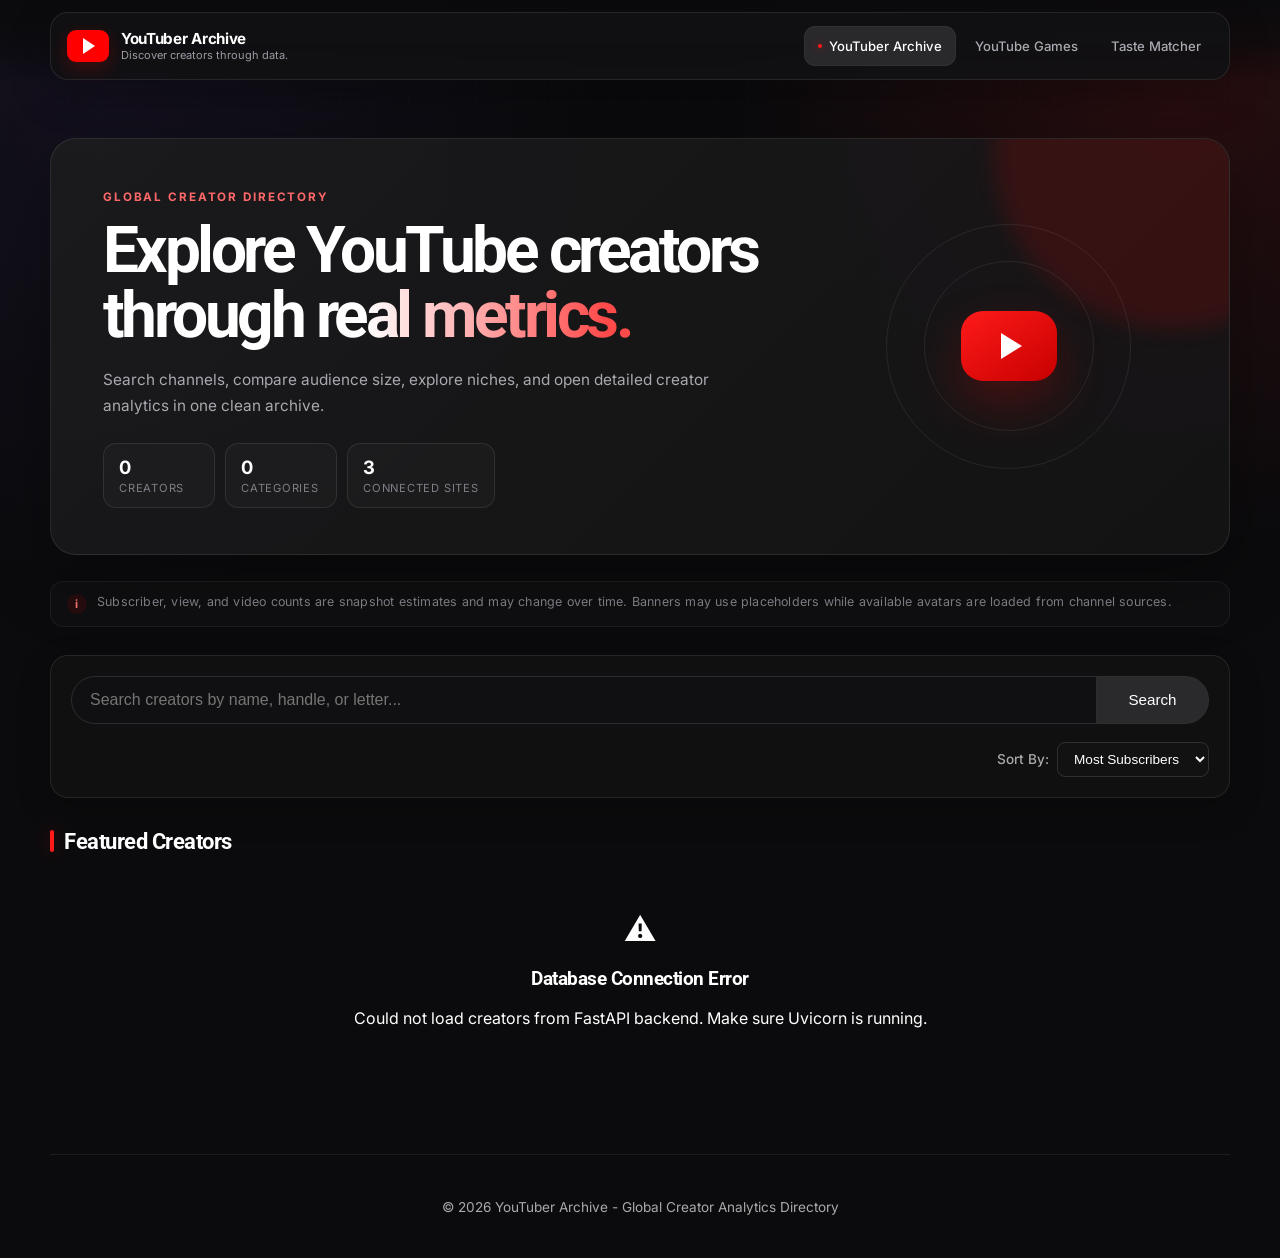
<file: index.html>
<!DOCTYPE html>
<html lang="en">
<head>
    <meta charset="UTF-8">
    <meta name="viewport" content="width=device-width, initial-scale=1.0">
    <title>YouTube Creator Archive</title>
    <link rel="stylesheet" href="style.css">
    <link rel="preconnect" href="https://fonts.googleapis.com">
    <link rel="preconnect" href="https://fonts.gstatic.com" crossorigin>
    <link href="https://fonts.googleapis.com/css2?family=Inter:wght@400;500;600;700&family=Roboto:wght@400;500;700&display=swap" rel="stylesheet">
</head>
<body>

    <header class="site-header">
        <div class="topbar">
            <a class="brand-link" href="https://my-fastapi-service-sigma.vercel.app/" aria-label="YouTuber Archive home">
                <span class="brand-icon" aria-hidden="true"></span>
                <span class="brand-copy">
                    <strong>YouTuber Archive</strong>
                    <small>Discover creators through data.</small>
                </span>
            </a>

            <button class="nav-toggle" id="navToggle" type="button" aria-label="Open website navigation" aria-expanded="false">
                <span></span><span></span><span></span>
            </button>

            <nav class="site-switcher" id="siteSwitcher" aria-label="Project websites">
                <a class="site-link active" href="https://my-fastapi-service-sigma.vercel.app/">
                    <span class="nav-dot"></span>YouTuber Archive
                </a>
                <a class="site-link" href="https://my-fastapi-service-website2.vercel.app/">YouTube Games</a>
                <a class="site-link" href="https://my-fastapi-service-website3.vercel.app/">Taste Matcher</a>
            </nav>
        </div>
    </header>

    <section class="archive-hero">
        <div class="hero-copy">
            <span class="eyebrow">GLOBAL CREATOR DIRECTORY</span>
            <h1>Explore YouTube creators through <span>real metrics.</span></h1>
            <p>Search channels, compare audience size, explore niches, and open detailed creator analytics in one clean archive.</p>
            <div class="hero-stats" aria-label="Archive statistics">
                <div class="hero-stat"><strong id="totalCreators">0</strong><span>Creators</span></div>
                <div class="hero-stat"><strong id="totalNiches">0</strong><span>Categories</span></div>
                <div class="hero-stat"><strong>3</strong><span>Connected Sites</span></div>
            </div>
        </div>
        <div class="hero-visual" aria-hidden="true">
            <div class="pulse-orbit orbit-one"></div>
            <div class="pulse-orbit orbit-two"></div>
            <div class="hero-play"><span></span></div>
        </div>
    </section>

    <div class="data-note">
        <span class="note-icon">i</span>
        <span>Subscriber, view, and video counts are snapshot estimates and may change over time. Banners may use placeholders while available avatars are loaded from channel sources.</span>
    </div>

    <main>
        <section class="search-section">
            <div class="search-bar">
                <input type="text" id="searchInput" placeholder="Search creators by name, handle, or letter..." onkeyup="handleRealtimeSearch()">
                <button class="primary-btn" onclick="handleRealtimeSearch()">Search</button>
            </div>

            <div class="controls-row">
                <div class="category-chips" id="categoryContainer"></div>

                <div class="sort-container">
                    <label for="sortSelect">Sort By:</label>
                    <select id="sortSelect" onchange="sortAndDisplayYoutubers()">
                        <option value="subs">Most Subscribers</option>
                        <option value="views">Total Views</option>
                        <option value="videos">Video Count</option>
                        <option value="year">Joined Year</option>
                        <option value="earnings">Est. Earnings</option>
                    </select>
                </div>
            </div>
        </section>

        <div id="searchBanner" class="search-banner" style="display: none;"></div>

        <h2>Featured Creators</h2>
        <div class="youtuber-list" id="youtuberList"></div>
    </main>

    <div class="modal-overlay" id="creatorModal" onclick="closeModal(event)">
        <!-- Modal content is injected dynamically via app.js -->
    </div>

    <footer>
        <p>&copy; 2026 YouTuber Archive - Global Creator Analytics Directory</p>
    </footer>

    <script src="app.js"></script>
</body>
</html>
</file>
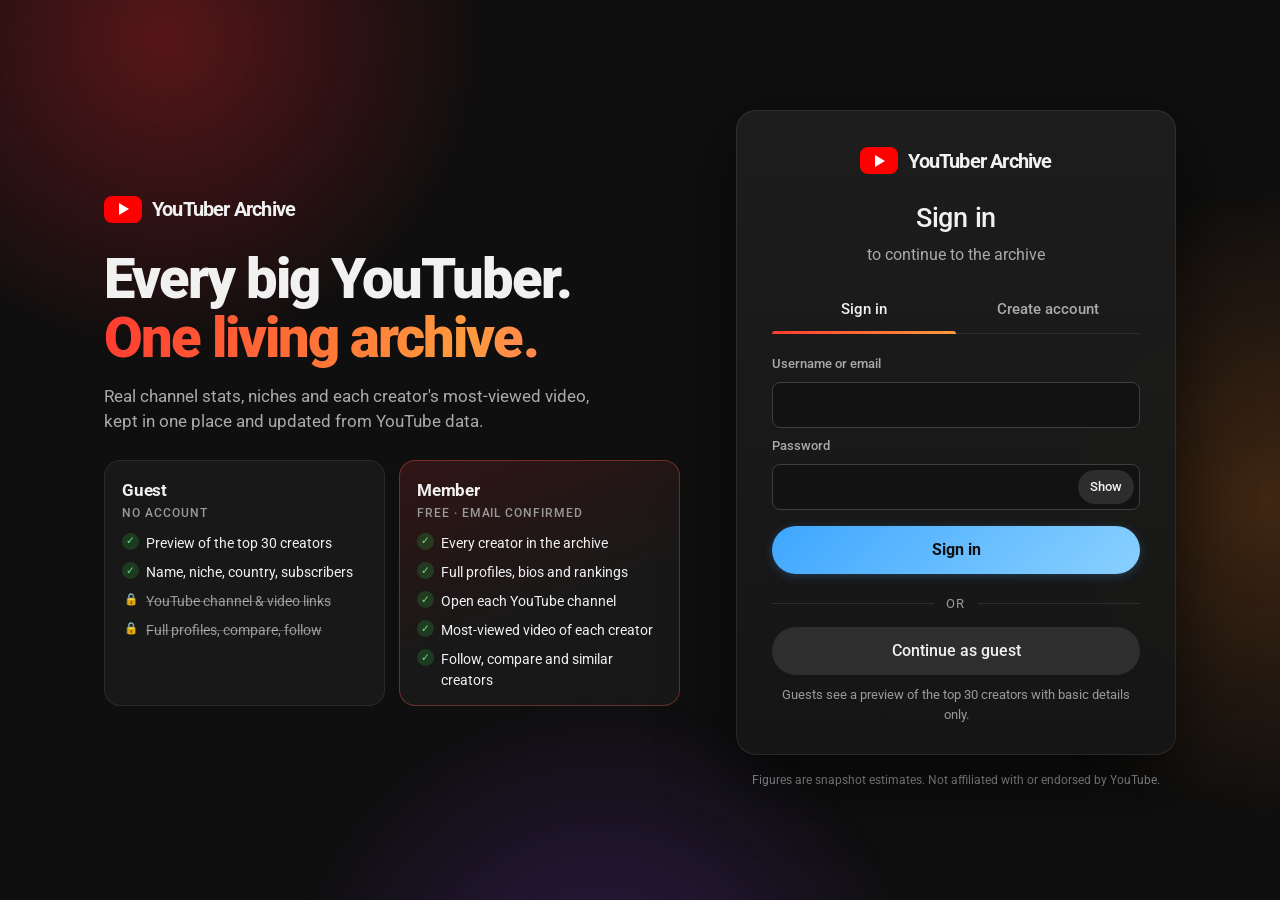
<file: website1/index.html>
<!DOCTYPE html>
<html lang="en">
<head>
  <meta charset="UTF-8">
  <meta name="viewport" content="width=device-width, initial-scale=1.0">
  <meta name="description" content="Search, sort, compare and explore YouTube creators through real channel metrics.">
  <meta name="theme-color" content="#0f0f0f">
  <title>YouTuber Archive - Explore YouTube creators through real metrics</title>
  <link rel="preconnect" href="https://fonts.googleapis.com">
  <link rel="preconnect" href="https://fonts.gstatic.com" crossorigin>
  <link href="https://fonts.googleapis.com/css2?family=Roboto:wght@400;500;700;900&display=swap" rel="stylesheet">
  <link rel="stylesheet" href="yt-core.css">
  <link rel="stylesheet" href="style.css">
  <link rel="stylesheet" href="auth.css">
</head>
<body>
  <main id="main" tabindex="-1">
    <noscript><p class="noscript">This site needs JavaScript to load the creator archive.</p></noscript>

    <section class="yt-container hero" aria-labelledby="heroTitle">
      <div class="hero-copy">
        <p class="yt-eyebrow">Global creator directory</p>
        <h1 id="heroTitle">Explore YouTube creators through <span class="grad-text">real metrics.</span></h1>
        <p class="hero-lead">Search channels, compare audience size side by side, follow your favourites and jump straight to each creator's YouTube channel and most-viewed video - all from one living archive.</p>
        <dl class="hero-stats" aria-label="Archive statistics">
          <div><dt>Creators</dt><dd id="statCreators">0</dd></div>
          <div><dt>Categories</dt><dd id="statNiches">0</dd></div>
          <div><dt>Countries</dt><dd id="statCountries">0</dd></div>
          <div><dt>Total subscribers</dt><dd id="statSubs">0</dd></div>
        </dl>
      </div>
      <aside class="spotlight" id="spotlight" aria-label="Creator of the day"></aside>
    </section>

    <div class="ticker" id="ticker" aria-hidden="true"></div>

    <section class="yt-container toolbar" aria-label="Search and filters">
      <div class="search-field">
        <svg viewBox="0 0 24 24" width="20" height="20" aria-hidden="true"><path fill="none" stroke="currentColor" stroke-width="2" stroke-linecap="round" d="M11 4a7 7 0 1 0 0 14 7 7 0 0 0 0-14zm9 16-4.2-4.2"/></svg>
        <label class="sr-only" for="searchInput">Search creators</label>
        <input id="searchInput" type="search" placeholder="Search by name, topic, country or category  ( press / )" autocomplete="off" spellcheck="false">
      </div>
      <div class="filter-row">
        <div class="chips" id="chips" role="group" aria-label="Filter by category"></div>
        <div class="sort-wrap">
          <label for="sortSelect">Sort by</label>
          <select id="sortSelect">
            <option value="subs">Most subscribers</option>
            <option value="views">Total views</option>
            <option value="videos">Video count</option>
            <option value="avg">Views per video</option>
            <option value="oldest">Oldest channels</option>
            <option value="newest">Newest channels</option>
            <option value="name">Name A-Z</option>
          </select>
        </div>
      </div>
    </section>

    <section class="yt-container results" aria-labelledby="resultsTitle">
      <div id="accessBanner" class="access-banner" hidden></div>
      <div class="results-head">
        <h2 id="resultsTitle">Featured creators</h2>
        <p id="resultsCount" aria-live="polite"></p>
      </div>
      <div id="grid" class="grid" aria-busy="true"></div>
      <div class="more-wrap"><button id="moreButton" class="yt-btn yt-btn-ghost hidden" type="button">Show more creators</button></div>
    </section>
  </main>

  <div id="compareTray" class="compare-tray hidden" role="region" aria-label="Compare creators"></div>

  <script src="yt-core.js"></script>
  <script src="yt-auth.js"></script>
  <script src="app.js"></script>
</body>
</html>
</file>
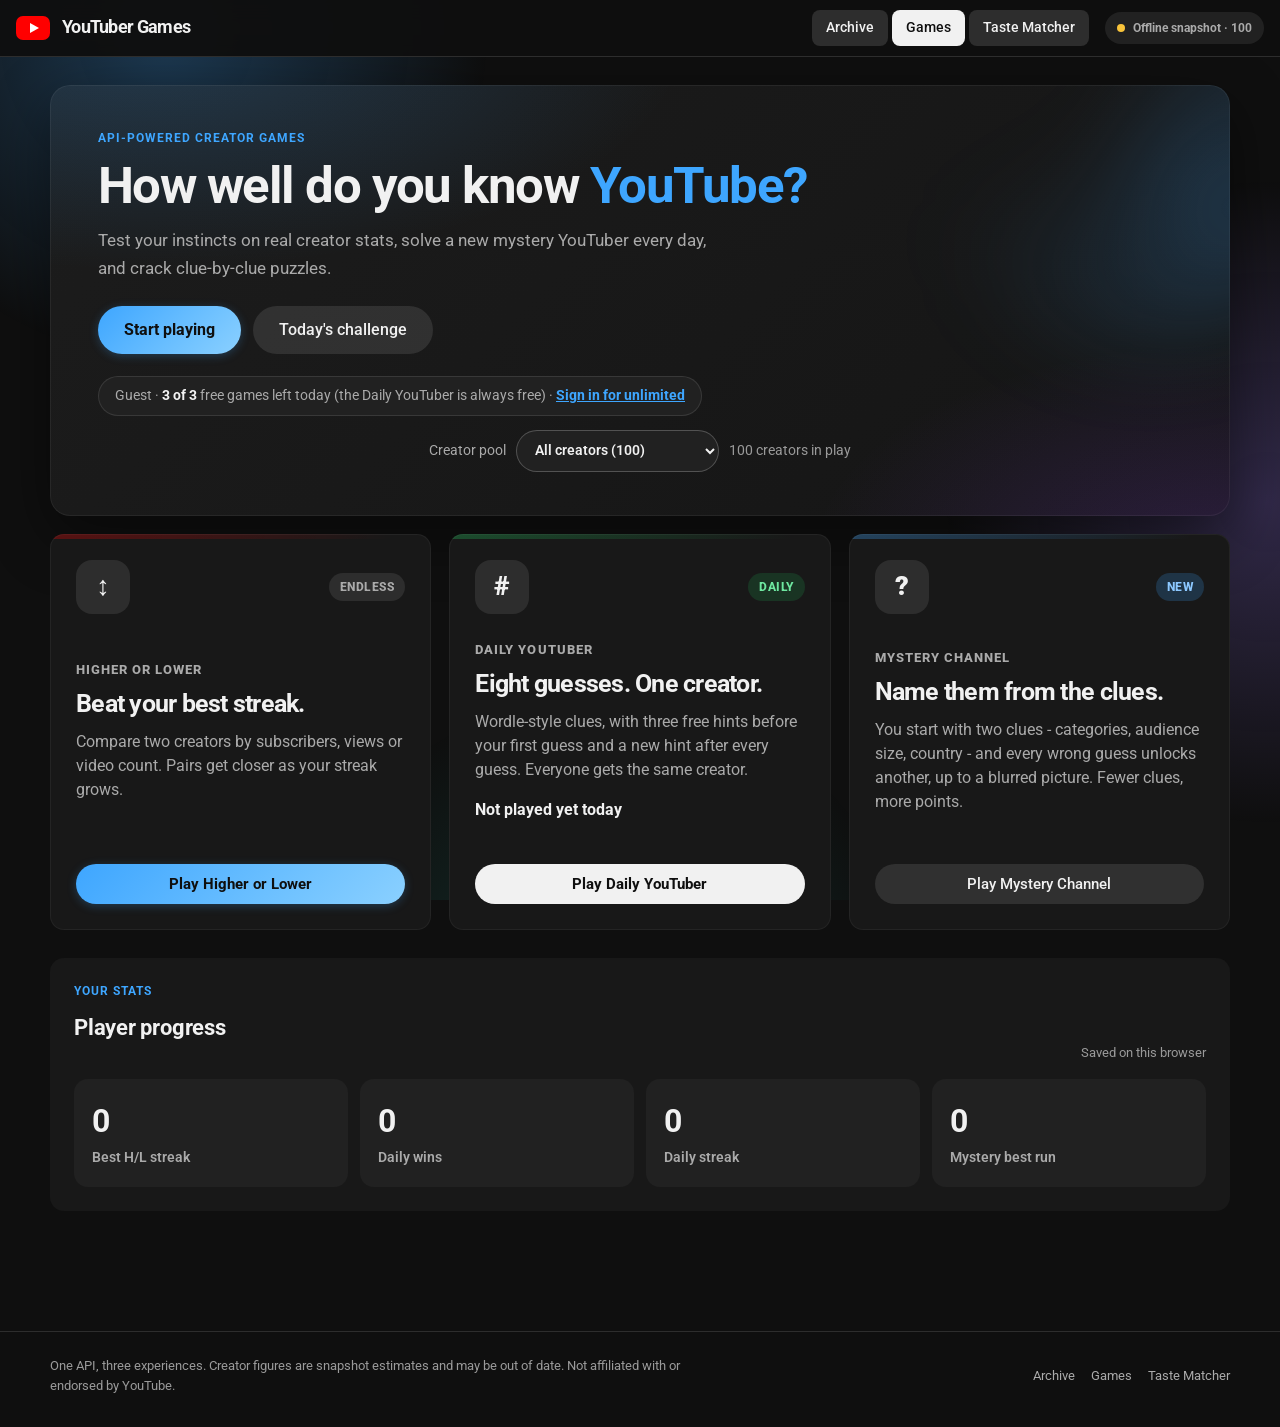
<file: website2/index.html>
<!DOCTYPE html>
<html lang="en">
<head>
  <meta charset="UTF-8">
  <meta name="viewport" content="width=device-width, initial-scale=1.0">
  <meta name="description" content="YouTuber Games - Higher or Lower, a Daily YouTuber puzzle and the Mystery Channel clue game, powered by one creator API.">
  <meta name="theme-color" content="#0f0f0f">
  <title>YouTuber Games - Higher or Lower, Daily YouTuber and Mystery Channel</title>
  <link rel="preconnect" href="https://fonts.googleapis.com">
  <link rel="preconnect" href="https://fonts.gstatic.com" crossorigin>
  <link href="https://fonts.googleapis.com/css2?family=Roboto:wght@400;500;700&display=swap" rel="stylesheet">
  <link rel="stylesheet" href="yt-core.css">
  <link rel="stylesheet" href="style.css">
</head>
<body>
  <main id="main" tabindex="-1">
    <noscript><p class="noscript">These games need JavaScript to run.</p></noscript>
    <div id="appState" class="yt-container"></div>

    <!-- HOME -->
    <section id="homeView" class="view yt-container hidden" aria-labelledby="homeTitle">
      <div class="hero">
        <p class="yt-eyebrow">API-powered creator games</p>
        <h1 id="homeTitle" tabindex="-1">How well do you know <span>YouTube?</span></h1>
        <p class="hero-copy">Test your instincts on real creator stats, solve a new mystery YouTuber every day, and crack clue-by-clue puzzles.</p>
        <div class="hero-actions">
          <a class="yt-btn yt-btn-primary yt-btn-lg" href="#higher-lower">Start playing</a>
          <a class="yt-btn yt-btn-ghost yt-btn-lg" href="#daily">Today's challenge</a>
        </div>
        <p id="planBar" class="plan-bar" aria-live="polite"></p>
        <div class="pool-row">
          <label for="poolSelect">Creator pool</label>
          <select id="poolSelect"></select>
          <span id="poolInfo" class="pool-info"></span>
        </div>
      </div>

      <div class="mode-grid">
        <article class="mode-card red">
          <div class="mode-top"><div class="mode-icon" aria-hidden="true">&#8597;</div><span class="mode-tag">Endless</span></div>
          <div>
            <p class="mode-kicker">Higher or Lower</p>
            <h2>Beat your best streak.</h2>
            <p>Compare two creators by subscribers, views or video count. Pairs get closer as your streak grows.</p>
          </div>
          <a class="yt-btn yt-btn-primary" href="#higher-lower">Play Higher or Lower</a>
        </article>

        <article class="mode-card green">
          <div class="mode-top"><div class="mode-icon" aria-hidden="true">#</div><span class="mode-tag daily">Daily</span></div>
          <div>
            <p class="mode-kicker">Daily YouTuber</p>
            <h2>Eight guesses. One creator.</h2>
            <p>Wordle-style clues, with three free hints before your first guess and a new hint after every guess. Everyone gets the same creator.</p>
            <p id="homeDaily" class="mode-status"></p>
          </div>
          <a class="yt-btn yt-btn-light" href="#daily">Play Daily YouTuber</a>
        </article>

        <article class="mode-card purple">
          <div class="mode-top"><div class="mode-icon" aria-hidden="true">?</div><span class="mode-tag new">New</span></div>
          <div>
            <p class="mode-kicker">Mystery Channel</p>
            <h2>Name them from the clues.</h2>
            <p>You start with two clues - categories, audience size, country - and every wrong guess unlocks another, up to a blurred picture. Fewer clues, more points.</p>
          </div>
          <a class="yt-btn yt-btn-ghost" href="#mystery">Play Mystery Channel</a>
        </article>
      </div>

      <section class="stats-panel" aria-labelledby="statsHeading">
        <div class="stats-head"><div><p class="yt-eyebrow">Your stats</p><h2 id="statsHeading">Player progress</h2></div><span class="stats-note">Saved on this browser</span></div>
        <div class="stats-grid">
          <div class="stat-card"><strong id="statBestHL">0</strong><span>Best H/L streak</span></div>
          <div class="stat-card"><strong id="statDailyWins">0</strong><span>Daily wins</span></div>
          <div class="stat-card"><strong id="statDailyStreak">0</strong><span>Daily streak</span></div>
          <div class="stat-card"><strong id="statMystery">0</strong><span>Mystery best run</span></div>
        </div>
      </section>
    </section>

    <!-- HIGHER OR LOWER -->
    <section id="hlView" class="view yt-container hidden" aria-labelledby="hlTitle">
      <div class="section-head">
        <div><p class="yt-eyebrow">Higher or Lower</p><h1 id="hlTitle" tabindex="-1">Trust your YouTube instincts.</h1><p class="section-copy">Pick a stat, compare creators, keep the streak alive.</p></div>
        <a class="yt-btn yt-btn-ghost" href="#home">Back home</a>
      </div>

      <section id="metricPicker" class="panel center">
        <h2>Choose what to compare</h2>
        <p class="muted">One wrong answer ends the run. Matches get closer the longer you survive.</p>
        <div class="metric-buttons">
          <button class="metric-btn" type="button" data-metric="rawSubs"><span class="metric-symbol" aria-hidden="true">&#128101;</span><strong>Subscribers</strong><small>Who has more subscribers?</small><em data-best="rawSubs"></em></button>
          <button class="metric-btn" type="button" data-metric="rawViews"><span class="metric-symbol" aria-hidden="true">&#9654;</span><strong>Total views</strong><small>Who has more lifetime views?</small><em data-best="rawViews"></em></button>
          <button class="metric-btn" type="button" data-metric="videoCount"><span class="metric-symbol" aria-hidden="true">&#9638;</span><strong>Video count</strong><small>Who has uploaded more?</small><em data-best="videoCount"></em></button>
        </div>
      </section>

      <section id="hlGame" class="hidden">
        <div class="score-strip">
          <span>Score <strong id="hlScore">0</strong></span>
          <span>Best <strong id="hlBest">0</strong></span>
          <span class="metric-display">Comparing <strong id="hlMetric">Subscribers</strong></span>
          <button id="hlChange" class="text-button" type="button">Change stat</button>
        </div>
        <h2 id="hlPrompt" class="prompt" aria-live="polite"></h2>
        <div class="battle-grid">
          <article id="leftCard" class="battle-card" aria-label="Known creator"></article>
          <div class="vs" aria-hidden="true">VS</div>
          <article id="rightCard" class="battle-card" aria-label="Mystery comparison"></article>
        </div>
        <div class="answer-controls">
          <button class="answer-btn" type="button" data-answer="higher"><span>Higher</span><b aria-hidden="true">&uarr;</b></button>
          <button class="answer-btn" type="button" data-answer="lower"><span>Lower</span><b aria-hidden="true">&darr;</b></button>
        </div>
        <p class="kbd-hint">Tip: press <kbd>&uarr;</kbd> or <kbd>H</kbd> for higher, <kbd>&darr;</kbd> or <kbd>L</kbd> for lower.</p>
        <div id="hlFeedback" class="feedback" role="status" aria-live="polite"></div>
      </section>

      <section id="hlOver" class="over hidden" role="status" aria-live="polite">
        <div class="over-icon" aria-hidden="true">&#10005;</div>
        <p class="yt-eyebrow">Game over</p>
        <h2>Final score: <span id="hlFinal">0</span></h2>
        <p id="hlOverText"></p>
        <div class="over-actions">
          <button id="hlAgain" class="yt-btn yt-btn-primary" type="button">Play again</button>
          <button id="hlShare" class="yt-btn yt-btn-ghost" type="button">Share score</button>
          <a class="yt-btn yt-btn-ghost" href="#home">Home</a>
        </div>
      </section>
    </section>

    <!-- DAILY -->
    <section id="dailyView" class="view yt-container hidden" aria-labelledby="dailyTitle">
      <div class="section-head">
        <div><p class="yt-eyebrow">Daily YouTuber</p><h1 id="dailyTitle" tabindex="-1">One creator. Eight guesses.</h1><p class="section-copy">A new mystery creator every day at 00:00 UTC - the same one for everyone.</p></div>
        <a class="yt-btn yt-btn-ghost" href="#home">Back home</a>
      </div>

      <section class="panel daily-shell">
        <div class="daily-top">
          <div><span id="dailyNumber" class="daily-number">Daily #1</span><p id="dailyDate"></p></div>
          <div class="daily-meta">
            <span class="pill"><span><strong id="attemptCount">0</strong>/8 guesses</span></span>
            <span class="pill">New creator in <strong data-countdown>--:--:--</strong></span>
          </div>
        </div>

        <div id="dailyInput" class="guess-area">
          <label for="dailyGuess">Search for a creator</label>
          <div class="ac-wrap">
            <input id="dailyGuess" type="text" role="combobox" aria-autocomplete="list" aria-expanded="false" aria-controls="dailyList" autocomplete="off" spellcheck="false" placeholder="Start typing a YouTuber name...">
            <div id="dailyList" class="ac-list hidden" role="listbox" aria-label="Matching creators"></div>
          </div>
          <button id="dailySubmit" class="yt-btn yt-btn-primary" type="button" disabled>Submit guess</button>
        </div>

        <div id="dailyHints" class="hints" aria-live="polite"></div>

        <div class="legend" aria-label="How to read the clues">
          <span><i class="ldot exact"></i>&#10003; Exact</span><span><i class="ldot close"></i>&asymp; Close</span><span><i class="ldot miss"></i>&#10005; Different</span>
          <span class="legend-tip">&uarr; target is higher &middot; &darr; target is lower</span>
        </div>

        <div class="gtable" role="table" aria-label="Your guesses and clues">
          <div class="grow ghead" role="row">
            <div role="columnheader">Creator</div><div role="columnheader">Country</div><div role="columnheader">Category</div><div role="columnheader">Subscribers</div><div role="columnheader">Views</div><div role="columnheader">Joined</div>
          </div>
          <div id="guessRows" role="rowgroup"></div>
        </div>

        <section id="dailyResult" class="result hidden" aria-live="polite"></section>
      </section>
    </section>

    <!-- MYSTERY CHANNEL -->
    <section id="mysteryView" class="view yt-container hidden" aria-labelledby="mysteryTitle">
      <div class="section-head">
        <div><p class="yt-eyebrow">Mystery Channel</p><h1 id="mysteryTitle" tabindex="-1">Name them from the clues.</h1><p class="section-copy">Every wrong guess unlocks a new clue. Solve a round to keep your run going.</p></div>
        <a class="yt-btn yt-btn-ghost" href="#home">Back home</a>
      </div>

      <section class="panel">
        <div class="score-strip">
          <span>Round <strong id="myRound">1</strong></span>
          <span>Run points <strong id="myPoints">0</strong></span>
          <span>Best run <strong id="myBest">0</strong></span>
          <span class="metric-display">Worth <strong id="myWorth">5</strong> pts now</span>
        </div>
        <div id="myClues" class="clues"></div>

        <div id="myInput" class="guess-area">
          <label for="myGuess">Who is it?</label>
          <div class="ac-wrap">
            <input id="myGuess" type="text" role="combobox" aria-autocomplete="list" aria-expanded="false" aria-controls="myList" autocomplete="off" spellcheck="false" placeholder="Type a creator's name...">
            <div id="myList" class="ac-list hidden" role="listbox" aria-label="Matching creators"></div>
          </div>
          <button id="mySubmit" class="yt-btn yt-btn-primary" type="button" disabled>Guess</button>
        </div>
        <div id="myMsg" class="feedback" role="status" aria-live="polite"></div>
        <section id="myResult" class="result hidden" aria-live="polite"></section>
      </section>
    </section>
  </main>

  <div id="confetti" class="confetti" aria-hidden="true"></div>
  <script src="yt-core.js"></script>
  <script src="app.js"></script>
</body>
</html>
</file>
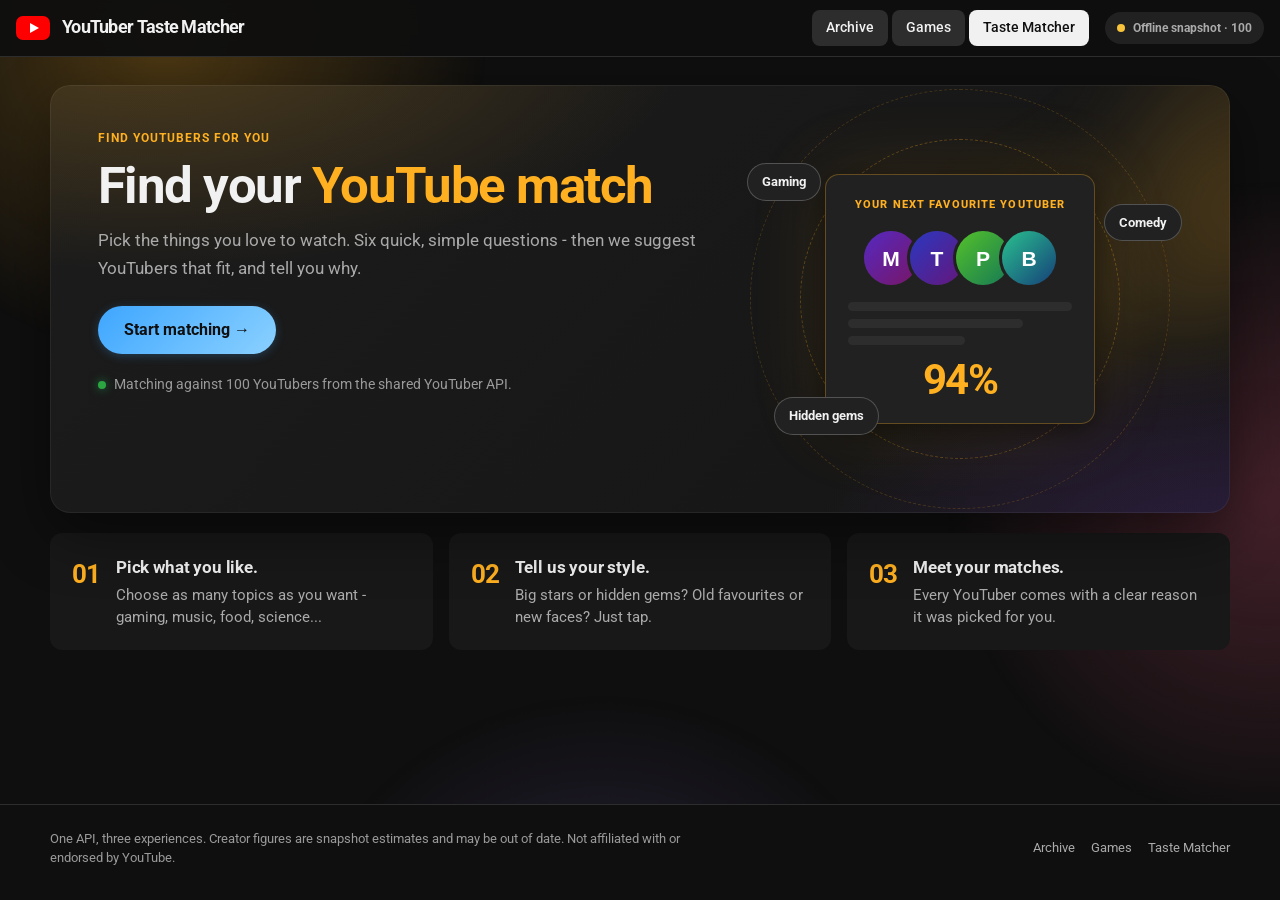
<file: website3/index.html>
<!DOCTYPE html>
<html lang="en">
<head>
  <meta charset="UTF-8">
  <meta name="viewport" content="width=device-width, initial-scale=1.0">
  <meta name="description" content="YouTuber Taste Matcher: pick what you like to watch and get YouTubers made for you, with a plain-language reason for every match.">
  <meta name="theme-color" content="#0f0f0f">
  <title>YouTuber Taste Matcher - find YouTubers made for you</title>
  <link rel="preconnect" href="https://fonts.googleapis.com">
  <link rel="preconnect" href="https://fonts.gstatic.com" crossorigin>
  <link href="https://fonts.googleapis.com/css2?family=Roboto:wght@400;500;700&display=swap" rel="stylesheet">
  <link rel="stylesheet" href="yt-core.css">
  <link rel="stylesheet" href="style.css">
</head>
<body>
  <main id="main" tabindex="-1">
    <noscript><p class="noscript">The Taste Matcher needs JavaScript to run.</p></noscript>

    <!-- LOADING / ERROR -->
    <section class="screen yt-container active" id="stateScreen" aria-live="polite"></section>

    <!-- LANDING -->
    <section class="screen yt-container" id="landingScreen" aria-labelledby="landingTitle">
      <div class="landing">
        <div class="hero-copy">
          <p class="yt-eyebrow">Find YouTubers for you</p>
          <h1 id="landingTitle" tabindex="-1">Find your <span>YouTube match</span></h1>
          <p class="hero-subtitle">Pick the things you love to watch. Six quick, simple questions - then we suggest YouTubers that fit, and tell you why.</p>
          <div class="hero-actions">
            <button class="yt-btn yt-btn-primary yt-btn-lg" id="startButton" type="button">Start matching &rarr;</button>
            <button class="yt-btn yt-btn-ghost yt-btn-lg hidden" id="viewSavedButton" type="button">View my last results</button>
          </div>
          <p class="api-note" id="apiNote"></p>
          <div class="welcome-back hidden" id="welcomeBack">
            <span id="welcomeText">Your last answers are saved on this device.</span>
            <button class="text-button" id="clearSaved" type="button">Forget my answers</button>
          </div>
          <div class="shared-note hidden" id="sharedNote" role="status"></div>
        </div>

        <div class="hero-visual" aria-hidden="true">
          <div class="orbit orbit-one"></div><div class="orbit orbit-two"></div>
          <div class="hero-card">
            <span class="mini-label">Your next favourite YouTuber</span>
            <div class="avatar-stack" id="heroStack"></div>
            <div class="mock-lines"><span></span><span></span><span></span></div>
            <div class="mock-score">94%</div>
          </div>
          <span class="floating-pill pill-one">Gaming</span>
          <span class="floating-pill pill-two">Comedy</span>
          <span class="floating-pill pill-three">Hidden gems</span>
        </div>
      </div>

      <div class="how-it-works">
        <article><span>01</span><div><h2>Pick what you like.</h2><p>Choose as many topics as you want - gaming, music, food, science...</p></div></article>
        <article><span>02</span><div><h2>Tell us your style.</h2><p>Big stars or hidden gems? Old favourites or new faces? Just tap.</p></div></article>
        <article><span>03</span><div><h2>Meet your matches.</h2><p>Every YouTuber comes with a clear reason it was picked for you.</p></div></article>
      </div>
    </section>

    <!-- QUIZ -->
    <section class="screen yt-container" id="quizScreen" aria-label="Taste quiz">
      <div class="quiz-shell">
        <div class="quiz-topline">
          <button class="text-button" id="exitQuizButton" type="button">&larr; Exit</button>
          <span id="questionCounter">Question 1 of 6</span>
        </div>
        <div class="progress-track" id="quizTrack" role="progressbar" aria-label="Quiz progress" aria-valuemin="1" aria-valuemax="6" aria-valuenow="1"><div class="progress-fill" id="quizProgress"></div></div>

        <div class="question-panel">
          <p class="yt-eyebrow" id="questionEyebrow">Your taste</p>
          <h2 id="questionTitle" tabindex="-1"></h2>
          <p class="question-help" id="questionHelp"></p>
          <div class="options-grid" id="optionsGrid"></div>
          <p class="pick-count" id="pickCount" aria-live="polite"></p>
        </div>

        <div class="quiz-actions">
          <button class="yt-btn yt-btn-ghost" id="backButton" type="button">Back</button>
          <button class="yt-btn yt-btn-primary" id="continueButton" type="button">Continue &rarr;</button>
        </div>
      </div>
    </section>

    <!-- ANALYSIS -->
    <section class="screen yt-container" id="analysisScreen" aria-labelledby="analysisTitle">
      <div class="analysis-card">
        <div class="scanner"><div class="scanner-ring"><span>&#9654;</span></div></div>
        <p class="yt-eyebrow">Building your list</p>
        <h2 id="analysisTitle" tabindex="-1">Finding your YouTubers&hellip;</h2>
        <p id="analysisMessage" role="status" aria-live="polite">Looking at what you picked.</p>
        <div class="analysis-progress"><div id="analysisProgressFill"></div></div>
      </div>
    </section>

    <!-- RESULTS -->
    <section class="screen yt-container" id="resultsScreen" aria-labelledby="resultsTitle">
      <div class="results-heading">
        <div>
          <p class="yt-eyebrow" id="resultsEyebrow">Picked for you</p>
          <h2 id="resultsTitle" tabindex="-1">Your top matches</h2>
          <p id="resultsSub">Best fit first. Each one shows why it was picked.</p>
        </div>
        <button class="yt-btn yt-btn-ghost" id="homeFromResults" type="button">Home</button>
      </div>
      <section class="taste-profile" id="tasteProfile" aria-label="What you picked"></section>
      <div class="results-list" id="resultsList"></div>
      <div class="more-row"><button class="yt-btn yt-btn-ghost hidden" id="showMoreButton" type="button">Show 5 more matches</button></div>
      <div class="result-actions">
        <button class="yt-btn yt-btn-primary" id="retakeButton" type="button">Start over</button>
        <button class="yt-btn yt-btn-ghost" id="changeAnswersButton" type="button">Change my answers</button>
        <button class="yt-btn yt-btn-ghost" id="surpriseButton" type="button">Surprise me</button>
        <button class="yt-btn yt-btn-ghost" id="shareButton" type="button">Copy share link</button>
      </div>
    </section>
  </main>

  <script src="yt-core.js"></script>
  <script src="app.js"></script>
</body>
</html>
</file>
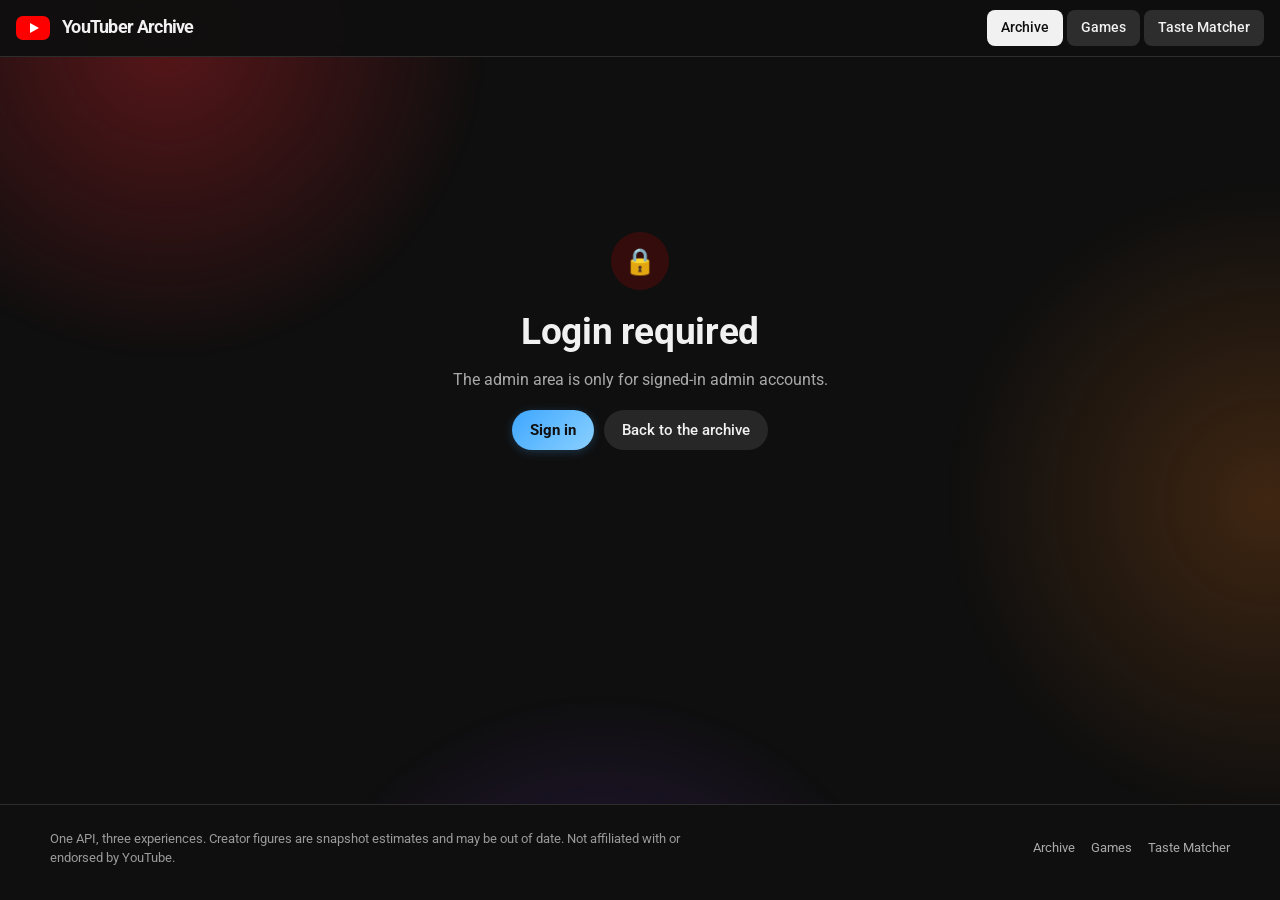
<file: website1/admin.html>
<!DOCTYPE html>
<html lang="en">
<head>
  <meta charset="UTF-8">
  <meta name="viewport" content="width=device-width, initial-scale=1.0">
  <meta name="robots" content="noindex">
  <meta name="theme-color" content="#0f0f0f">
  <title>Admin panel - YouTuber Archive</title>
  <link rel="preconnect" href="https://fonts.googleapis.com">
  <link rel="preconnect" href="https://fonts.gstatic.com" crossorigin>
  <link href="https://fonts.googleapis.com/css2?family=Roboto:wght@400;500;700&display=swap" rel="stylesheet">
  <link rel="stylesheet" href="yt-core.css">
  <link rel="stylesheet" href="style.css">
  <link rel="stylesheet" href="auth.css">
</head>
<body>
  <main id="main" tabindex="-1">
    <noscript><p class="noscript">This page needs JavaScript.</p></noscript>
    <div class="yt-container admin" id="adminRoot">
      <div id="adminGate"></div>
      <div id="adminApp" hidden>
        <header class="admin-head">
          <div>
            <p class="yt-eyebrow" id="adminRole">Admin</p>
            <h1 id="adminTitle">Admin panel</h1>
            <p class="admin-sub" id="adminSub"></p>
          </div>
          <div class="admin-head-actions">
            <button class="yt-btn yt-btn-ghost" type="button" id="exportBtn">Export CSV</button>
            <a class="yt-btn yt-btn-ghost" href="index.html">View site</a>
          </div>
        </header>
        <div class="admin-tabs" role="tablist" aria-label="Admin sections" id="adminTabs"></div>
        <div id="adminPanel" class="admin-panel" role="tabpanel" tabindex="-1" aria-live="polite"></div>
      </div>
    </div>
  </main>
  <script src="yt-core.js"></script>
  <script src="yt-auth.js"></script>
  <script src="admin-editor.js"></script>
  <script src="admin.js"></script>
</body>
</html>
</file>
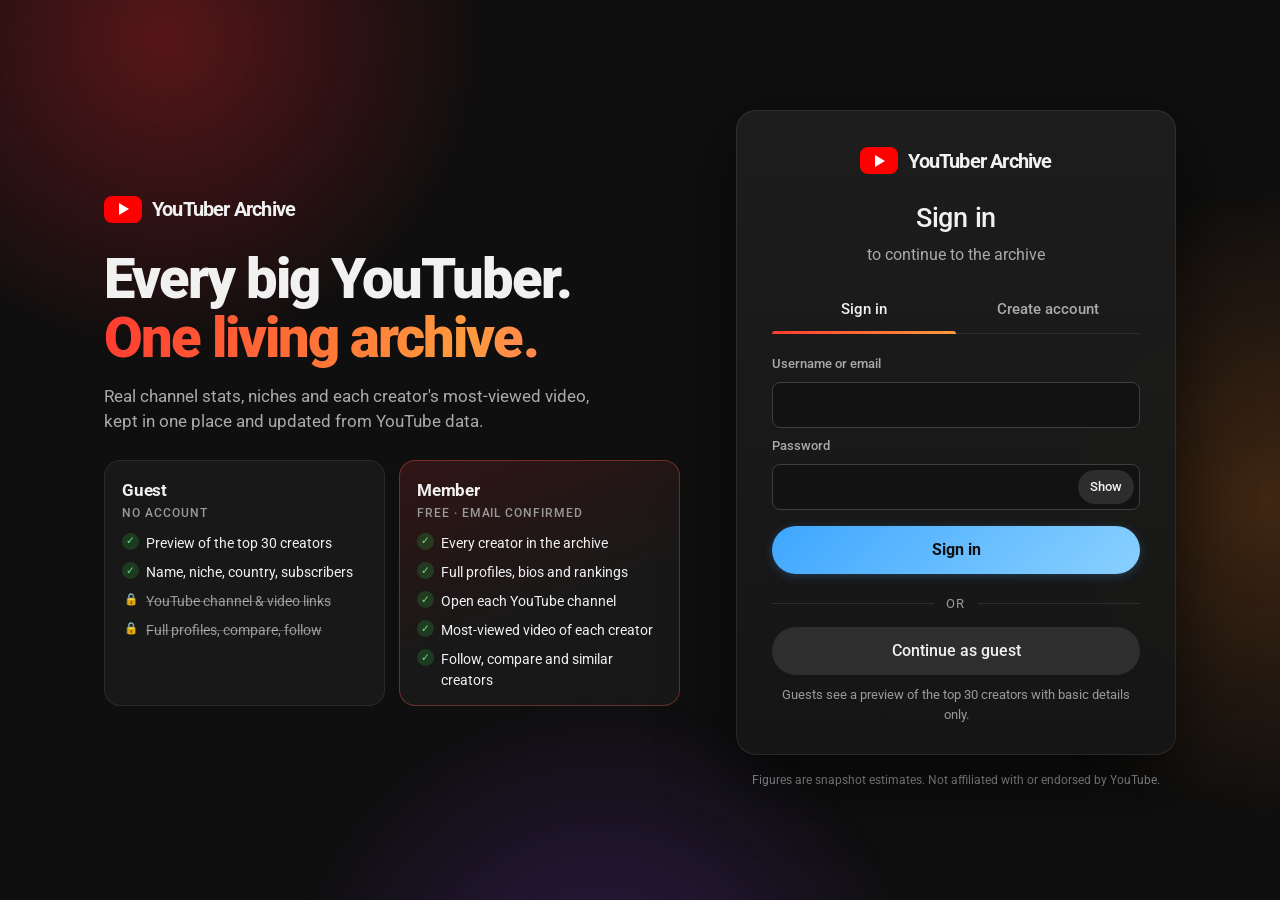
<file: website1/login.html>
<!DOCTYPE html>
<html lang="en">
<head>
  <meta charset="UTF-8">
  <meta name="viewport" content="width=device-width, initial-scale=1.0">
  <meta name="description" content="Sign in to the YouTuber Archive, create a free account or continue as a guest.">
  <meta name="theme-color" content="#0f0f0f">
  <title>Sign in - YouTuber Archive</title>
  <link rel="preconnect" href="https://fonts.googleapis.com">
  <link rel="preconnect" href="https://fonts.gstatic.com" crossorigin>
  <link href="https://fonts.googleapis.com/css2?family=Roboto:wght@400;500;700;900&display=swap" rel="stylesheet">
  <link rel="stylesheet" href="yt-core.css">
  <link rel="stylesheet" href="style.css">
  <link rel="stylesheet" href="auth.css">
</head>
<body>
  <main id="main" class="auth-page" tabindex="-1">
    <noscript><p class="noscript">This page needs JavaScript.</p></noscript>

    <section class="auth-showcase" aria-label="What the archive offers">
      <a class="auth-brand auth-brand-left" href="login.html" aria-label="YouTuber Archive"><span class="yt-logo" aria-hidden="true"></span><strong>YouTuber Archive</strong></a>
      <h2>Every big YouTuber.<br><span class="grad-text">One living archive.</span></h2>
      <p class="auth-pitch">Real channel stats, niches and each creator's most-viewed video, kept in one place and updated from YouTube data.</p>
      <div class="auth-compare">
        <div class="tier tier-guest">
          <h3>Guest <small>no account</small></h3>
          <ul>
            <li>Preview of the top 30 creators</li>
            <li>Name, niche, country, subscribers</li>
            <li class="off">YouTube channel &amp; video links</li>
            <li class="off">Full profiles, compare, follow</li>
          </ul>
        </div>
        <div class="tier tier-member">
          <h3>Member <small>free &middot; email confirmed</small></h3>
          <ul>
            <li>Every creator in the archive</li>
            <li>Full profiles, bios and rankings</li>
            <li>Open each YouTube channel</li>
            <li>Most-viewed video of each creator</li>
            <li>Follow, compare and similar creators</li>
          </ul>
        </div>
      </div>
    </section>

    <div class="auth-side">
      <div class="auth-card" id="authCard" aria-labelledby="authTitle">
        <div class="auth-brand" aria-label="YouTuber Archive"><span class="yt-logo" aria-hidden="true"></span><strong>YouTuber Archive</strong></div>

        <!-- state 1: sign in / create account -->
        <div id="stateForms">
          <h1 id="authTitle">Sign in</h1>
          <p class="auth-lead" id="authLead">to continue to the archive</p>

          <div class="auth-tabs" role="tablist" aria-label="Account options">
            <button type="button" role="tab" id="tabLogin" aria-selected="true" aria-controls="paneLogin" data-tab="login">Sign in</button>
            <button type="button" role="tab" id="tabRegister" aria-selected="false" aria-controls="paneRegister" data-tab="register" tabindex="-1">Create account</button>
            <span class="auth-tab-ink" aria-hidden="true"></span>
          </div>

          <form id="paneLogin" class="auth-form" role="tabpanel" aria-labelledby="tabLogin" novalidate>
            <label for="loginUser">Username or email</label>
            <input id="loginUser" name="username" type="text" autocomplete="username" autocapitalize="none" spellcheck="false" required>
            <label for="loginPass">Password</label>
            <div class="pw-row">
              <input id="loginPass" name="password" type="password" autocomplete="current-password" required>
              <button type="button" class="pw-toggle" data-toggle-pw="loginPass" aria-label="Show password" aria-pressed="false">Show</button>
            </div>
            <p class="auth-error" id="loginError" role="alert" hidden></p>
            <div class="auth-unverified" id="loginUnverified" hidden>
              <button class="yt-btn yt-btn-ghost" type="button" id="loginResend">Resend the confirmation email</button>
            </div>
            <button class="yt-btn yt-btn-primary yt-btn-lg" type="submit" id="loginSubmit">Sign in</button>
          </form>

          <form id="paneRegister" class="auth-form hidden" role="tabpanel" aria-labelledby="tabRegister" novalidate>
            <label for="regUser">Username <small>3-50 characters: letters, numbers, _ . -</small></label>
            <input id="regUser" name="username" type="text" autocomplete="username" autocapitalize="none" spellcheck="false" required minlength="3" maxlength="50">
            <label for="regEmail">Email <small>we send a confirmation link here</small></label>
            <input id="regEmail" name="email" type="email" autocomplete="email" inputmode="email" autocapitalize="none" spellcheck="false" required maxlength="254" placeholder="you@example.com">
            <label for="regPass">Password <small>at least 8 characters</small></label>
            <div class="pw-row">
              <input id="regPass" name="password" type="password" autocomplete="new-password" required minlength="8" maxlength="128">
              <button type="button" class="pw-toggle" data-toggle-pw="regPass" aria-label="Show password" aria-pressed="false">Show</button>
            </div>
            <label for="regPass2">Repeat password</label>
            <input id="regPass2" name="password2" type="password" autocomplete="new-password" required>
            <p class="auth-error" id="regError" role="alert" hidden></p>
            <button class="yt-btn yt-btn-primary yt-btn-lg" type="submit" id="regSubmit">Create account</button>
            <p class="auth-fine-inline">You need a real, working email: your account only unlocks after you open the link we send.</p>
          </form>

          <div class="auth-divider"><span>or</span></div>
          <button class="yt-btn yt-btn-ghost yt-btn-lg auth-guest" type="button" id="guestBtn">Continue as guest</button>
          <p class="auth-guest-note" id="guestNote">Guests see a preview of the top 30 creators with basic details only.</p>
          <p class="auth-error" id="guestError" role="alert" hidden></p>
        </div>

        <!-- state 2: "check your inbox" (after sign-up, or when a sign-in needs confirming) -->
        <div id="stateInbox" class="auth-state" hidden>
          <div class="auth-mail" aria-hidden="true"><span class="auth-mail-ring"></span><span class="auth-mail-ring r2"></span>&#9993;</div>
          <h1 id="inboxTitle" tabindex="-1">Check your inbox</h1>
          <p class="auth-lead" id="inboxLead"></p>
          <ol class="auth-steps">
            <li>Open the email from <strong>YouTuber Archive</strong> (look in spam too).</li>
            <li>Press <strong>Confirm my email</strong>.</li>
            <li>You land back here, signed in, and see everything.</li>
          </ol>
          <p class="auth-error" id="inboxError" role="alert" hidden></p>
          <p class="auth-ok" id="inboxOk" role="status" hidden></p>
          <div class="auth-actions">
            <button class="yt-btn yt-btn-primary" type="button" id="inboxResend">Resend email</button>
            <button class="yt-btn yt-btn-ghost" type="button" id="inboxBack">Use another email</button>
          </div>
        </div>

        <!-- state 3: confirming the emailed link -->
        <div id="stateVerify" class="auth-state" hidden>
          <div class="auth-spin" id="verifySpin" aria-hidden="true"></div>
          <div class="auth-check" id="verifyCheck" aria-hidden="true" hidden>&#10003;</div>
          <h1 id="verifyTitle" tabindex="-1">Confirming your email...</h1>
          <p class="auth-lead" id="verifyLead">One moment.</p>
          <p class="auth-error" id="verifyError" role="alert" hidden></p>
          <div class="auth-actions" id="verifyActions" hidden>
            <a class="yt-btn yt-btn-primary" id="verifyGo" href="index.html">Open the archive</a>
            <button class="yt-btn yt-btn-ghost" type="button" id="verifyRetry">Back to sign in</button>
          </div>
        </div>
      </div>
      <p class="auth-fine">Figures are snapshot estimates. Not affiliated with or endorsed by YouTube.</p>
    </div>
  </main>

  <script src="yt-core.js"></script>
  <script src="yt-auth.js"></script>
  <script src="login.js"></script>
</body>
</html>
</file>
<file: style.css>
* {
    box-sizing: border-box;
    transition: background-color 0.2s ease, border-color 0.2s ease, transform 0.25s cubic-bezier(0.16, 1, 0.3, 1), box-shadow 0.25s ease;
}

body {
    font-family: 'Inter', system-ui, -apple-system, sans-serif;
    margin: 0;
    background: #0f0f0f;
    color: #f1f1f1;
}

h1, h2, h3, h4 {
    font-family: 'Roboto', sans-serif;
    letter-spacing: -0.5px;
}

header {
    background: #0f0f0f;
    color: white;
    text-align: center;
    padding: 30px 20px 15px;
    border-bottom: 1px solid #272727;
    position: sticky;
    top: 0;
    z-index: 100;
}

.brand-badge {
    display: inline-flex;
    align-items: center;
    gap: 12px;
}

.brand-icon {
    width: 38px;
    height: 26px;
    background: #ff0000;
    border-radius: 6px;
    position: relative;
    display: inline-block;
}

.brand-icon::after {
    content: '';
    position: absolute;
    top: 6px;
    left: 14px;
    width: 0;
    height: 0;
    border-top: 7px solid transparent;
    border-bottom: 7px solid transparent;
    border-left: 12px solid #ffffff;
}

header h1 {
    margin: 0;
    font-size: 2rem;
    font-weight: 700;
}

header p {
    color: #aaa;
    font-size: 0.95rem;
    margin-top: 6px;
    font-weight: 400;
}

.data-note {
    max-width: 1280px;
    margin: 14px auto 0;
    padding: 10px 24px;
    text-align: center;
    color: #8a8a8a;
    font-size: 0.78rem;
    letter-spacing: 0.2px;
}

main {
    max-width: 1280px;
    margin: 20px auto;
    padding: 0 24px;
}

main h2 {
    font-size: 1.4rem;
    color: #ffffff;
    margin-bottom: 16px;
}

/* SEARCH & FILTERS */
.search-section {
    margin-bottom: 30px;
}

.search-bar {
    display: flex;
    max-width: 640px;
    margin: 0 auto 20px auto;
}

.search-bar input {
    flex: 1;
    padding: 12px 18px;
    font-size: 1rem;
    border: 1px solid #303030;
    border-radius: 40px 0 0 40px;
    background: #121212;
    color: white;
    outline: none;
}

.search-bar input:focus {
    border-color: #ff0000;
    box-shadow: 0 0 8px rgba(255, 0, 0, 0.3);
}

.primary-btn {
    padding: 10px 24px;
    border: 1px solid #303030;
    border-left: none;
    border-radius: 0 40px 40px 0;
    background: #222222;
    color: white;
    font-weight: 500;
    cursor: pointer;
    font-size: 0.95rem;
}

.primary-btn:hover {
    background: #ff0000;
    border-color: #ff0000;
}

.controls-row {
    display: flex;
    justify-content: space-between;
    align-items: center;
    flex-wrap: wrap;
    gap: 15px;
    border-bottom: 1px solid #272727;
    padding-bottom: 15px;
}

.category-chips {
    display: flex;
    gap: 8px;
    flex-wrap: wrap;
}

.chip-btn {
    padding: 8px 14px;
    border: 1px solid transparent;
    border-radius: 8px;
    background: #272727;
    color: #f1f1f1;
    cursor: pointer;
    font-size: 0.85rem;
    font-weight: 500;
}

.chip-btn:hover {
    background: #3f3f3f;
    transform: translateY(-1px);
}

.chip-btn.active {
    background: #f1f1f1;
    color: #0f0f0f;
    font-weight: 700;
}

.sort-container {
    display: flex;
    align-items: center;
    gap: 8px;
    font-size: 0.85rem;
    color: #aaa;
    font-weight: 500;
}

.sort-container select {
    padding: 8px 12px;
    border: 1px solid #303030;
    border-radius: 8px;
    background: #121212;
    color: white;
    outline: none;
    cursor: pointer;
    font-size: 0.85rem;
}

.sort-container select:focus {
    border-color: #ff0000;
}

/* YOUTUBER CARDS GRID & ANIMATIONS */
.youtuber-list {
    display: grid;
    grid-template-columns: repeat(auto-fill, minmax(280px, 1fr));
    gap: 20px;
}

.youtuber-card {
    background: #181818;
    border: 1px solid #272727;
    border-radius: 12px;
    overflow: hidden;
    display: flex;
    flex-direction: column;
    cursor: pointer;
    outline: none;
    opacity: 0;
    transform: translateY(20px) scale(0.98);
    perspective: 600px;
    will-change: transform;
    position: relative;
    z-index: 1;
}

/* Premium Trading Card Glow Effect */
.youtuber-card::before {
    content: "";
    position: absolute;
    inset: -2px;
    border-radius: 14px;
    background: linear-gradient(45deg, #ff0000, #ff7300, #ff0000, #4a0000);
    background-size: 400%;
    z-index: -1;
    opacity: 0;
    transition: opacity 0.4s ease;
    animation: glowingBorder 6s linear infinite;
}

.youtuber-card:hover::before {
    opacity: 1;
}

@keyframes glowingBorder {
    0% { background-position: 0 0; }
    50% { background-position: 400% 0; }
    100% { background-position: 0 0; }
}

.youtuber-card.revealed {
    animation: cardFadeIn 0.55s cubic-bezier(0.16, 1, 0.3, 1) forwards;
}

@keyframes cardFadeIn {
    from {
        opacity: 0;
        transform: translateY(20px) scale(0.98);
    }
    to {
        opacity: 1;
        transform: translateY(0) scale(1);
    }
}

.youtuber-card:hover {
    transform: translateY(-8px) scale(1.015);
    border-color: transparent;
    box-shadow: 0 12px 30px rgba(0, 0, 0, 0.55), 0 0 16px rgba(255, 0, 0, 0.18);
}

.youtuber-card:active {
    transform: translateY(-4px) scale(0.995);
}

.youtuber-card:focus {
    outline: 2px solid #ff0000 !important;
}

.youtuber-card:hover .channel-banner {
    transform: scale(1.08);
}

.youtuber-card:hover .creator-avatar {
    transform: scale(1.06);
    border-color: #ff0000;
}

/* CHANNEL BANNER & AVATAR */
.banner-container {
    position: relative;
    width: 100%;
    height: 100px;
    background: #272727;
    z-index: 2; /* Layering fix for glow */
}

.channel-banner {
    width: 100%;
    height: 100%;
    object-fit: cover;
    transition: transform 0.5s cubic-bezier(0.16, 1, 0.3, 1);
}

.avatar-wrapper {
    position: absolute;
    bottom: -20px;
    left: 16px;
}

.creator-avatar {
    width: 56px;
    height: 56px;
    border-radius: 50%;
    border: 3px solid #181818;
    background: #272727;
    object-fit: cover;
    aspect-ratio: 1 / 1;
    display: block;
    transition: transform 0.3s ease, border-color 0.3s ease;
}

.rank-badge {
    position: absolute;
    top: 10px;
    right: 10px;
    background: rgba(15, 15, 15, 0.78);
    backdrop-filter: blur(4px);
    border: 1px solid rgba(255, 255, 255, 0.15);
    border-radius: 20px;
    padding: 4px 11px;
    font-size: 0.78rem;
    font-weight: 700;
    color: #fff;
    letter-spacing: 0.3px;
    animation: badgePop 0.4s cubic-bezier(0.34, 1.56, 0.64, 1) both;
}

@keyframes badgePop {
    from { transform: scale(0.5); opacity: 0; }
    to { transform: scale(1); opacity: 1; }
}

.verified-badge {
    display: inline-flex;
    align-items: center;
    justify-content: center;
    width: 15px;
    height: 15px;
    font-size: 9px;
    color: #fff;
    background: #3ea6ff;
    border-radius: 50%;
    animation: verifyGlow 2.6s ease-in-out infinite;
}

@keyframes verifyGlow {
    0%, 100% { box-shadow: 0 0 0 rgba(62, 166, 255, 0.5); }
    50% { box-shadow: 0 0 6px rgba(62, 166, 255, 0.85); }
}

/* CARD DETAILS */
.card-body {
    padding: 28px 16px 16px 16px;
    display: flex;
    flex-direction: column;
    flex: 1;
    background: linear-gradient(180deg, #19191b, #141416); /* Layering fix for glow */
    border-radius: 0 0 12px 12px;
    z-index: 2; 
}

.youtuber-card h3 {
    margin: 0 0 4px 0;
    font-size: 1.1rem;
    color: #f1f1f1;
    display: flex;
    align-items: center;
    gap: 6px;
}

.handle {
    color: #aaa;
    font-size: 0.8rem;
    margin-bottom: 8px;
}

.sub-count {
    color: #f1f1f1;
    font-weight: 700;
    font-size: 0.9rem;
    margin-bottom: 8px;
}

.niche-badge {
    display: inline-block;
    align-self: flex-start;
    padding: 3px 8px;
    border-radius: 4px;
    background: #272727;
    color: #aaa;
    font-size: 0.75rem;
    font-weight: 500;
    margin-bottom: 10px;
}

.bio {
    color: #aaa;
    font-size: 0.85rem;
    line-height: 1.4;
    margin: 0;
    display: -webkit-box;
    -webkit-line-clamp: 2;
    -webkit-box-orient: vertical;
    overflow: hidden;
}

/* CREATOR MODAL ANIMATIONS & LAYOUT */
.modal-overlay {
    position: fixed;
    top: 0;
    left: 0;
    width: 100%;
    height: 100%;
    background: rgba(0, 0, 0, 0.75);
    backdrop-filter: blur(8px);
    display: flex;
    justify-content: center;
    align-items: center;
    z-index: 1000;
    opacity: 0;
    pointer-events: none;
    transition: opacity 0.3s ease;
}

.modal-overlay.show {
    opacity: 1;
    pointer-events: auto;
}

.modal-content {
    background: #0f0f0f;
    border: 1px solid #272727;
    border-radius: 16px;
    padding: 0;
    max-width: 650px;
    width: 90%;
    max-height: 90vh;
    overflow-y: auto;
    position: relative;
    transform: scale(0.95);
    transition: transform 0.3s cubic-bezier(0.16, 1, 0.3, 1);
    box-shadow: 0 16px 40px rgba(0, 0, 0, 0.8);
}

.modal-overlay.show .modal-content {
    transform: scale(1);
}

.modal-close-btn {
    position: absolute;
    top: 12px;
    right: 16px;
    background: rgba(0,0,0,0.6);
    border: 1px solid rgba(255,255,255,0.1);
    color: #fff;
    font-size: 1.6rem;
    cursor: pointer;
    border-radius: 50%;
    width: 36px;
    height: 36px;
    display: flex;
    align-items: center;
    justify-content: center;
    z-index: 10;
}

.modal-close-btn:hover {
    background: #ff0000;
}

.modal-banner {
    width: 100%;
    height: 140px;
    object-fit: cover;
    background: #272727;
}

.modal-header-info {
    padding: 0 24px 20px 24px;
    position: relative;
    border-bottom: 1px solid #272727;
}

.modal-identity {
    display: flex;
    align-items: flex-end;
    gap: 16px;
    padding-right: 100px;
}

.modal-avatar-wrapper {
    position: relative;
    top: -30px;
    margin-bottom: -20px;
    flex-shrink: 0;
}

.modal-name-block {
    padding-top: 12px;
    min-width: 0;
}

.modal-avatar {
    width: 80px;
    height: 80px;
    border-radius: 50%;
    border: 4px solid #0f0f0f;
    background: #272727;
    object-fit: cover;
    aspect-ratio: 1 / 1;
    display: block;
    animation: badgePop 0.5s cubic-bezier(0.34, 1.56, 0.64, 1) both;
}

.subscribe-btn {
    background: #ff0000;
    color: white;
    border: none;
    padding: 10px 22px;
    border-radius: 20px;
    font-weight: 700;
    cursor: pointer;
    font-size: 0.9rem;
    position: absolute;
    top: 16px;
    right: 24px;
}

.subscribe-btn:hover {
    background: #cc0000;
    transform: scale(1.03);
}

.modal-body {
    padding: 20px 24px;
}

.section-label {
    color: #ff0000;
    margin: 0 0 8px 0;
    text-transform: uppercase;
    font-size: 0.85rem;
    letter-spacing: 0.5px;
}

.stats-grid {
    display: grid;
    grid-template-columns: repeat(auto-fill, minmax(150px, 1fr));
    gap: 10px;
    background: #181818;
    padding: 16px;
    border-radius: 12px;
    margin-bottom: 20px;
    text-align: center;
    border: 1px solid #272727;
}

.stat-item {
    background: #121212;
    border: 1px solid #232323;
    border-radius: 10px;
    padding: 10px 6px;
    opacity: 0;
}

.stat-item.stat-anim {
    animation: statPop 0.4s cubic-bezier(0.34, 1.56, 0.64, 1) forwards;
}

@keyframes statPop {
    from { opacity: 0; transform: translateY(8px) scale(0.9); }
    to { opacity: 1; transform: translateY(0) scale(1); }
}

.stat-item span {
    display: block;
    color: #aaa;
    font-size: 0.66rem;
    text-transform: uppercase;
    letter-spacing: 0.3px;
    margin-bottom: 5px;
    white-space: normal;
    line-height: 1.25;
}

.stat-item strong {
    font-size: 1rem;
    color: #fff;
    display: block;
}

/* VISUAL BAR CSS */
.visual-bar-container {
    width: 100%;
    height: 8px;
    background: #272727;
    border-radius: 4px;
    margin: 8px 0 4px 0;
    overflow: hidden;
}

.visual-bar-fill {
    height: 100%;
    background: linear-gradient(90deg, #ff0000, #ff6b6b);
    border-radius: 4px;
    transition: width 1s cubic-bezier(0.16, 1, 0.3, 1);
}

.popular-upload {
    background: #181818;
    border: 1px solid #272727;
    border-radius: 8px;
    padding: 12px;
    display: flex;
    gap: 12px;
    align-items: center;
}

.popular-upload:hover {
    border-color: #ff0000;
    transform: translateX(2px);
}

.popular-upload img {
    width: 130px;
    aspect-ratio: 16 / 9;
    object-fit: cover;
    border-radius: 6px;
    transition: transform 0.3s ease;
}

.popular-upload:hover img {
    transform: scale(1.04);
}

.search-banner {
    background: #272727;
    border-left: 4px solid #ff0000;
    padding: 12px 16px;
    margin-bottom: 20px;
    border-radius: 4px;
    font-size: 0.9rem;
    color: #aaa;
}

.search-banner strong { color: #ffffff; }
.search-banner span { color: #ff0000; font-weight: 600; }

.search-banner.pulse-once {
    animation: bannerPulse 0.5s ease;
}

@keyframes bannerPulse {
    0% { transform: scale(0.98); opacity: 0.6; }
    60% { transform: scale(1.01); }
    100% { transform: scale(1); opacity: 1; }
}

.empty-state {
    grid-column: 1 / -1;
    text-align: center;
    padding: 70px 0;
    color: #aaa;
    animation: cardFadeIn 0.4s ease-out forwards;
}

.empty-icon {
    font-size: 2.6rem;
    margin-bottom: 12px;
    animation: floatIcon 2.4s ease-in-out infinite;
}

@keyframes floatIcon {
    0%, 100% { transform: translateY(0); }
    50% { transform: translateY(-8px); }
}

.search-bar input {
    transition: box-shadow 0.25s ease, border-color 0.25s ease, transform 0.2s ease;
}

.primary-btn:active {
    transform: scale(0.95);
}

.chip-btn {
    transition: background-color 0.2s ease, color 0.2s ease, transform 0.2s ease;
}

.chip-btn:active {
    transform: scale(0.94);
}

footer {
    text-align: center;
    padding: 30px;
    color: #aaa;
    font-size: 0.85rem;
    border-top: 1px solid #272727;
    margin-top: 40px;
}

/* ==============================
   2026 UI REFRESH
   ============================== */
:root {
    --page-bg: #0b0b0d;
    --surface: rgba(20, 20, 22, 0.92);
    --surface-2: #171719;
    --surface-3: #222225;
    --border-soft: rgba(255, 255, 255, 0.09);
    --text-main: #f6f6f6;
    --text-muted: #9b9ba4;
    --yt-red: #ff1a1a;
    --header-width: 1180px;
}

html {
    scroll-behavior: smooth;
}

body {
    min-height: 100vh;
    overflow-x: hidden;
    background:
        radial-gradient(circle at 8% 8%, rgba(65, 45, 118, 0.16), transparent 30%),
        radial-gradient(circle at 92% 8%, rgba(255, 31, 31, 0.12), transparent 27%),
        var(--page-bg);
}

body::before {
    content: "";
    position: fixed;
    inset: 0;
    pointer-events: none;
    background-image: linear-gradient(rgba(255,255,255,0.012) 1px, transparent 1px),
                      linear-gradient(90deg, rgba(255,255,255,0.012) 1px, transparent 1px);
    background-size: 34px 34px;
    mask-image: linear-gradient(to bottom, black, transparent 72%);
    z-index: -1;
}

.site-header {
    position: sticky;
    top: 0;
    z-index: 120;
    padding: 12px 18px 0;
    background: linear-gradient(to bottom, rgba(11,11,13,0.96), rgba(11,11,13,0.74), transparent);
    border: 0;
    text-align: initial;
    backdrop-filter: blur(14px);
}

.topbar {
    max-width: var(--header-width);
    min-height: 68px;
    margin: 0 auto;
    padding: 10px 14px 10px 16px;
    display: flex;
    align-items: center;
    justify-content: space-between;
    gap: 24px;
    background: rgba(18, 18, 20, 0.88);
    border: 1px solid var(--border-soft);
    border-radius: 18px;
    box-shadow: 0 14px 40px rgba(0,0,0,0.28);
    animation: topbarDrop 0.65s cubic-bezier(.16,1,.3,1) both;
}

@keyframes topbarDrop {
    from { opacity: 0; transform: translateY(-18px) scale(.985); }
    to { opacity: 1; transform: translateY(0) scale(1); }
}

.brand-link {
    display: inline-flex;
    align-items: center;
    gap: 12px;
    color: inherit;
    text-decoration: none;
    min-width: 0;
}

.brand-link:hover .brand-icon {
    transform: translateY(-2px) scale(1.06);
    box-shadow: 0 0 26px rgba(255,0,0,.38);
}

.site-header .brand-icon {
    flex: 0 0 auto;
    width: 42px;
    height: 32px;
    border-radius: 9px;
    box-shadow: 0 6px 18px rgba(255, 0, 0, 0.22);
}

.site-header .brand-icon::after {
    top: 8px;
    left: 16px;
    border-top-width: 8px;
    border-bottom-width: 8px;
    border-left-width: 12px;
}

.brand-copy {
    display: flex;
    flex-direction: column;
    gap: 3px;
    line-height: 1.05;
}

.brand-copy strong {
    font-size: .95rem;
    color: #fff;
    letter-spacing: -.02em;
}

.brand-copy small {
    color: var(--text-muted);
    font-size: .69rem;
    white-space: nowrap;
}

.site-switcher {
    display: flex;
    align-items: center;
    gap: 5px;
}

.site-link {
    position: relative;
    display: inline-flex;
    align-items: center;
    gap: 7px;
    min-height: 40px;
    padding: 0 14px;
    border-radius: 11px;
    color: #aaaab2;
    text-decoration: none;
    font-size: .82rem;
    font-weight: 500;
    white-space: nowrap;
    overflow: hidden;
}

.site-link::after {
    content: "";
    position: absolute;
    inset: 0;
    background: linear-gradient(110deg, transparent 20%, rgba(255,255,255,.07), transparent 80%);
    transform: translateX(-120%);
    transition: transform .55s ease;
}

.site-link:hover {
    color: #fff;
    background: rgba(255,255,255,.055);
    transform: translateY(-1px);
}

.site-link:hover::after {
    transform: translateX(120%);
}

.site-link.active {
    color: #fff;
    background: #29292c;
    box-shadow: inset 0 0 0 1px rgba(255,255,255,.04);
}

.nav-dot {
    width: 4px;
    height: 4px;
    border-radius: 50%;
    background: var(--yt-red);
    box-shadow: 0 0 10px rgba(255,0,0,.8);
    animation: navPulse 1.9s ease-in-out infinite;
}

@keyframes navPulse {
    0%, 100% { transform: scale(1); opacity: .9; }
    50% { transform: scale(1.7); opacity: .45; }
}

.nav-toggle {
    display: none;
    width: 42px;
    height: 42px;
    padding: 0;
    border-radius: 10px;
    border: 1px solid var(--border-soft);
    background: #222225;
    cursor: pointer;
    align-items: center;
    justify-content: center;
    flex-direction: column;
    gap: 4px;
}

.nav-toggle span {
    width: 17px;
    height: 2px;
    background: #fff;
    border-radius: 99px;
    transition: .25s ease;
}

.nav-toggle.open span:nth-child(1) { transform: translateY(6px) rotate(45deg); }
.nav-toggle.open span:nth-child(2) { opacity: 0; transform: scaleX(0); }
.nav-toggle.open span:nth-child(3) { transform: translateY(-6px) rotate(-45deg); }

.archive-hero {
    max-width: var(--header-width);
    margin: 58px auto 26px;
    padding: 46px 52px;
    min-height: 310px;
    display: grid;
    grid-template-columns: minmax(0, 1.35fr) minmax(260px, .65fr);
    align-items: center;
    gap: 38px;
    border: 1px solid var(--border-soft);
    border-radius: 26px;
    background:
        linear-gradient(135deg, rgba(255,255,255,.035), rgba(255,255,255,.012)),
        rgba(18,18,20,.78);
    box-shadow: 0 24px 70px rgba(0,0,0,.32);
    overflow: hidden;
    position: relative;
    animation: heroEnter .72s .06s cubic-bezier(.16,1,.3,1) both;
}

.archive-hero::before {
    content: "";
    position: absolute;
    width: 360px;
    height: 360px;
    border-radius: 50%;
    right: -125px;
    top: -170px;
    background: rgba(255,0,0,.13);
    filter: blur(10px);
}

@keyframes heroEnter {
    from { opacity: 0; transform: translateY(24px); }
    to { opacity: 1; transform: translateY(0); }
}

.eyebrow {
    display: inline-flex;
    margin-bottom: 14px;
    color: #ff6868;
    font-weight: 700;
    font-size: .73rem;
    letter-spacing: .16em;
}

.hero-copy h1 {
    max-width: 720px;
    margin: 0;
    font: 700 clamp(2.15rem, 5vw, 4rem)/1.02 'Roboto', sans-serif;
    letter-spacing: -.055em;
    color: #fff;
}

.hero-copy h1 span {
    background: linear-gradient(90deg, #fff 15%, #ff4a4a 92%);
    -webkit-background-clip: text;
    background-clip: text;
    color: transparent;
}

.hero-copy > p {
    max-width: 650px;
    margin: 18px 0 24px;
    color: #a9a9b0;
    line-height: 1.7;
    font-size: .96rem;
}

.hero-stats {
    display: flex;
    flex-wrap: wrap;
    gap: 10px;
}

.hero-stat {
    min-width: 112px;
    padding: 12px 15px;
    border: 1px solid var(--border-soft);
    border-radius: 13px;
    background: rgba(255,255,255,.025);
}

.hero-stat strong,
.hero-stat span {
    display: block;
}

.hero-stat strong {
    color: #fff;
    font-size: 1.15rem;
}

.hero-stat span {
    margin-top: 3px;
    color: #7f7f88;
    font-size: .7rem;
    text-transform: uppercase;
    letter-spacing: .07em;
}

.hero-visual {
    position: relative;
    min-height: 210px;
    display: grid;
    place-items: center;
}

.hero-play {
    width: 96px;
    height: 70px;
    border-radius: 22px;
    display: grid;
    place-items: center;
    background: linear-gradient(145deg, #ff1a1a, #c70000);
    box-shadow: 0 22px 50px rgba(255,0,0,.22);
    animation: playFloat 4s ease-in-out infinite;
    position: relative;
    z-index: 3;
}

.hero-play span {
    width: 0;
    height: 0;
    border-top: 13px solid transparent;
    border-bottom: 13px solid transparent;
    border-left: 21px solid white;
    margin-left: 5px;
}

@keyframes playFloat {
    0%, 100% { transform: translateY(0) rotate(-2deg); }
    50% { transform: translateY(-10px) rotate(2deg); }
}

.pulse-orbit {
    position: absolute;
    border: 1px solid rgba(255,255,255,.08);
    border-radius: 50%;
    animation: orbitPulse 3.6s ease-in-out infinite;
}

.orbit-one { width: 170px; height: 170px; }
.orbit-two { width: 245px; height: 245px; animation-delay: .6s; }

@keyframes orbitPulse {
    0%, 100% { transform: scale(.9); opacity: .35; }
    50% { transform: scale(1.05); opacity: .95; border-color: rgba(255,0,0,.18); }
}

.data-note {
    max-width: var(--header-width);
    margin: 0 auto 28px;
    padding: 12px 16px;
    display: flex;
    align-items: flex-start;
    gap: 10px;
    text-align: left;
    color: #85858d;
    background: rgba(255,255,255,.018);
    border: 1px solid rgba(255,255,255,.055);
    border-radius: 13px;
}

.note-icon {
    flex: 0 0 auto;
    width: 20px;
    height: 20px;
    border-radius: 50%;
    display: grid;
    place-items: center;
    color: #ff7777;
    background: rgba(255,0,0,.1);
    font-weight: 700;
    font-size: .72rem;
}

main {
    max-width: var(--header-width);
    margin: 0 auto;
    padding: 0 0 24px;
}

.search-section {
    padding: 20px;
    margin-bottom: 26px;
    border: 1px solid var(--border-soft);
    border-radius: 18px;
    background: rgba(18,18,20,.72);
    box-shadow: 0 12px 34px rgba(0,0,0,.18);
}

.search-bar {
    max-width: none;
    margin: 0 0 18px;
}

.search-bar input {
    min-height: 48px;
    background: #101012;
    border-color: #2d2d31;
}

.primary-btn {
    min-width: 112px;
    background: #2a2a2d;
}

.controls-row {
    border-bottom: 0;
    padding-bottom: 0;
}

main > h2 {
    display: flex;
    align-items: center;
    gap: 10px;
    margin-top: 30px;
}

main > h2::before {
    content: "";
    width: 4px;
    height: 22px;
    border-radius: 99px;
    background: var(--yt-red);
    box-shadow: 0 0 18px rgba(255,0,0,.35);
}

.youtuber-list {
    gap: 18px;
}

.youtuber-card {
    border-radius: 16px;
    background: linear-gradient(180deg, #19191b, #141416);
}

.youtuber-card:hover {
    box-shadow: 0 18px 42px rgba(0,0,0,.55), 0 0 24px rgba(255,0,0,.08);
}

footer {
    max-width: var(--header-width);
    margin: 46px auto 0;
    border-top-color: rgba(255,255,255,.07);
}

@media (max-width: 1220px) {
    .archive-hero,
    .data-note,
    main,
    footer {
        margin-left: 22px;
        margin-right: 22px;
    }
}

@media (max-width: 820px) {
    .site-header {
        padding: 10px 12px 0;
    }
    .topbar {
        min-height: 62px;
        border-radius: 15px;
        position: relative;
    }
    .nav-toggle {
        display: inline-flex;
        margin-left: auto;
    }
    .site-switcher {
        position: absolute;
        top: calc(100% + 10px);
        left: 0;
        right: 0;
        padding: 8px;
        flex-direction: column;
        align-items: stretch;
        background: rgba(18,18,20,.98);
        border: 1px solid var(--border-soft);
        border-radius: 14px;
        box-shadow: 0 18px 50px rgba(0,0,0,.48);
        opacity: 0;
        visibility: hidden;
        transform: translateY(-8px) scale(.985);
        transform-origin: top;
        pointer-events: none;
    }
    .site-switcher.open {
        opacity: 1;
        visibility: visible;
        transform: translateY(0) scale(1);
        pointer-events: auto;
    }
    .site-link {
        width: 100%;
        justify-content: flex-start;
        padding: 0 13px;
    }
    .archive-hero {
        grid-template-columns: 1fr;
        min-height: auto;
        padding: 34px 28px;
        margin-top: 34px;
    }
    .hero-visual {
        min-height: 150px;
    }
    .orbit-two { width: 190px; height: 190px; }
    .orbit-one { width: 135px; height: 135px; }
    .controls-row {
        align-items: flex-start;
        flex-direction: column;
    }
    .sort-container {
        width: 100%;
        justify-content: space-between;
    }
}

@media (max-width: 560px) {
    .brand-copy small { display: none; }
    .brand-copy strong { font-size: .88rem; }
    .site-header .brand-icon { width: 38px; height: 29px; }
    .archive-hero,
    .data-note,
    main,
    footer {
        margin-left: 14px;
        margin-right: 14px;
    }
    .archive-hero {
        padding: 28px 20px;
        border-radius: 20px;
    }
    .hero-copy h1 {
        font-size: clamp(2rem, 12vw, 3rem);
    }
    .hero-stats {
        display: grid;
        grid-template-columns: repeat(3, 1fr);
        width: 100%;
    }
    .hero-stat {
        min-width: 0;
        padding: 10px;
    }
    .hero-stat strong { font-size: 1rem; }
    .hero-stat span { font-size: .6rem; }
    .search-section { padding: 14px; }
    .search-bar {
        gap: 8px;
        flex-direction: column;
    }
    .search-bar input,
    .primary-btn {
        width: 100%;
        border-radius: 12px;
        border: 1px solid #303030;
    }
    .primary-btn { min-height: 44px; }
    .category-chips {
        flex-wrap: nowrap;
        width: 100%;
        overflow-x: auto;
        padding-bottom: 4px;
        scrollbar-width: thin;
    }
    .chip-btn { flex: 0 0 auto; }
    .youtuber-list {
        grid-template-columns: 1fr;
    }
    .modal-content {
        width: calc(100% - 20px);
        max-height: 92vh;
    }
}

@media (prefers-reduced-motion: reduce) {
    *, *::before, *::after {
        animation-duration: .01ms !important;
        animation-iteration-count: 1 !important;
        scroll-behavior: auto !important;
        transition-duration: .01ms !important;
    }
}
</file>
<file: website1/yt-core.css>
/* ==========================================================================
   yt-core.css  -  shared design system for all three sites
   Keep this file IDENTICAL in every site folder (root, web2/, web3/).
   ========================================================================== */
:root {
  /* YouTube-style dark theme */
  --bg: #0f0f0f;
  --surface: #181818;
  --surface-2: #212121;
  --surface-3: #2d2d2d;
  --modal: #212121;
  --border: rgba(255, 255, 255, .1);
  --border-strong: rgba(255, 255, 255, .22);
  --text: #f1f1f1;
  --muted: #aaaaaa;       /* AA on every surface above */
  --subtle: #9a9a9a;      /* smallest text allowed on dark surfaces (>= 5:1) */
  --brand: #ff0000;
  --brand-dark: #cc0000;
  --link: #3ea6ff;
  --green: #2ba640;
  --yellow: #f8c33a;
  --purple: #9d7bff;
  --blue: #3ea6ff;
  --accent: #ff4e45;      /* per-site accent, set below */
  --radius: 12px;
  --radius-sm: 8px;
  --shadow: 0 8px 28px rgba(0, 0, 0, .5);
  --yt-max: 1180px;
  --ease: cubic-bezier(.2, .8, .2, 1);
}
body[data-site="archive"] { --accent: #ff4e45; --accent-soft: rgba(255, 78, 69, .22); }
body[data-site="games"] { --accent: #3ea6ff; --accent-soft: rgba(62, 166, 255, .22); }
body[data-site="matcher"] { --accent: #ffb020; --accent-soft: rgba(255, 176, 32, .22); }

*, *::before, *::after { box-sizing: border-box; }
html { scroll-behavior: smooth; -webkit-text-size-adjust: 100%; }
body {
  margin: 0;
  min-height: 100vh;
  display: flex;
  flex-direction: column;
  font-family: Roboto, Arial, "Segoe UI", system-ui, sans-serif;
  color: var(--text);
  background: var(--bg);
  overflow-x: hidden;
  line-height: 1.5;
}
body.yt-modal-open { overflow: hidden; }
main { flex: 1 0 auto; outline: none; }
h1, h2, h3, h4 { font-family: Roboto, Arial, sans-serif; letter-spacing: -.01em; margin-top: 0; }
p { margin-top: 0; }
a { color: inherit; }
img { max-width: 100%; }
button, input, select { font: inherit; color: inherit; }
button { cursor: pointer; }
.hidden, [hidden] { display: none !important; }
.yt-sr, .sr-only { position: absolute !important; width: 1px; height: 1px; margin: -1px; padding: 0; overflow: hidden; clip: rect(0 0 0 0); white-space: nowrap; border: 0; }
.yt-container { width: min(var(--yt-max), calc(100% - 32px)); margin: 0 auto; }

:focus-visible { outline: 2px solid #fff; outline-offset: 3px; border-radius: 6px; }
.yt-skip { position: fixed; left: 12px; top: -60px; z-index: 300; background: #fff; color: #111; padding: 10px 16px; border-radius: 10px; font-weight: 700; text-decoration: none; transition: top .2s; }
.yt-skip:focus { top: 12px; }

.yt-eyebrow { color: var(--accent); font-size: .78rem; font-weight: 700; letter-spacing: .08em; text-transform: uppercase; margin: 0 0 10px; }

/* ---------- header ---------- */
.yt-header { position: sticky; top: 0; z-index: 100; background: rgba(15,15,15,.96); border-bottom: 1px solid var(--surface-3); backdrop-filter: blur(10px); }
.yt-header-inner { position: relative; max-width: none; margin: 0; min-height: 56px; padding: 0 16px; display: flex; align-items: center; gap: 16px; }
.yt-brand { display: flex; align-items: center; gap: 12px; min-width: 0; text-decoration: none; color: inherit; margin-right: auto; }
.yt-logo { flex: none; width: 34px; height: 24px; border-radius: 7px; display: grid; place-items: center; background: #ff0000; transition: transform .2s var(--ease); }
.yt-logo::before { content: ""; border-style: solid; border-width: 5px 0 5px 9px; border-color: transparent transparent transparent #fff; margin-left: 2px; }
.yt-brand:hover .yt-logo { transform: scale(1.06); }
.yt-brand-text { display: flex; flex-direction: column; gap: 2px; line-height: 1.1; min-width: 0; }
.yt-brand-text strong { font-size: 1.1rem; font-weight: 700; letter-spacing: -.04em; white-space: nowrap; }
.yt-brand-text small { display: none; }

.yt-switcher { display: flex; align-items: center; gap: 4px; }
.yt-switcher a { display: inline-flex; align-items: center; gap: 8px; min-height: 36px; padding: 0 14px; border-radius: 8px; background: var(--surface-3); color: var(--text); font-size: .88rem; font-weight: 500; text-decoration: none; white-space: nowrap; transition: background .15s, color .15s; }
.yt-switcher a:hover { background: #3f3f3f; }
.yt-switcher a[aria-current="page"] { background: #f1f1f1; color: #0f0f0f; }
.yt-dot { display: none; }

.yt-status { display: inline-flex; align-items: center; gap: 8px; padding: 7px 12px; border-radius: 999px; border: 0; background: var(--surface-2); color: var(--muted); font-size: .76rem; font-weight: 700; white-space: nowrap; }
.yt-status-dot { width: 8px; height: 8px; border-radius: 50%; background: #777; }
.yt-status.online .yt-status-dot { background: var(--green); box-shadow: 0 0 10px rgba(34,197,94,.6); }
.yt-status.snapshot .yt-status-dot { background: var(--yellow); }
.yt-status.offline .yt-status-dot { background: var(--brand); }
.yt-status.connecting .yt-status-dot { background: var(--yellow); animation: yt-blink 1s ease infinite; }
@keyframes yt-blink { 50% { opacity: .3; } }

.yt-nav-toggle { display: none; width: 44px; height: 44px; padding: 0; border-radius: 50%; border: 0; background: transparent; flex-direction: column; gap: 4px; align-items: center; justify-content: center; }
.yt-nav-toggle span { width: 18px; height: 2px; border-radius: 99px; background: #fff; transition: transform .25s, opacity .25s; }
.yt-nav-toggle.open span:nth-child(1) { transform: translateY(6px) rotate(45deg); }
.yt-nav-toggle.open span:nth-child(2) { opacity: 0; }
.yt-nav-toggle.open span:nth-child(3) { transform: translateY(-6px) rotate(-45deg); }

@media (max-width: 820px) {
  .yt-nav-toggle { display: inline-flex; }
  .yt-brand-text small { display: none; }
  .yt-status { padding: 0; width: 34px; height: 34px; justify-content: center; font-size: 0; gap: 0; }
  .yt-switcher { position: absolute; top: 100%; left: 0; right: 0; flex-direction: column; align-items: stretch; padding: 8px; background: #181818; border: 1px solid var(--surface-3); border-radius: 0 0 12px 12px; box-shadow: var(--shadow); opacity: 0; visibility: hidden; transform: translateY(-8px); transition: opacity .2s, transform .2s, visibility .2s; }
  .yt-switcher.open { opacity: 1; visibility: visible; transform: none; }
  .yt-switcher a { min-height: 46px; }
}

/* ---------- footer ---------- */
.yt-footer { flex: none; margin-top: 56px; border-top: 1px solid var(--surface-3); background: var(--bg); padding: 24px 0 32px; color: var(--subtle); font-size: .82rem; }
.yt-footer-inner { display: flex; justify-content: space-between; gap: 20px; flex-wrap: wrap; align-items: center; }
.yt-footer p { margin: 0; max-width: 640px; }
.yt-footer nav { display: flex; gap: 16px; }
.yt-footer a { color: var(--muted); text-decoration: none; }
.yt-footer a:hover { color: #fff; text-decoration: underline; }

/* ---------- buttons & chips ---------- */
.yt-btn { display: inline-flex; align-items: center; justify-content: center; gap: 8px; min-height: 40px; padding: 0 18px; border-radius: 999px; border: 0; color: var(--text); font-weight: 500; font-size: .92rem; text-decoration: none; transition: background .15s, opacity .15s, transform .12s; }
.yt-btn:hover { transform: none; }
.yt-btn:active { transform: scale(.98); }
.yt-btn:disabled, .yt-btn[aria-disabled="true"] { opacity: .45; cursor: not-allowed; transform: none; }
.yt-btn-primary { background: var(--link); color: #0f0f0f; font-weight: 700; }
.yt-btn-primary:hover { background: #65b8ff; }
.yt-btn-ghost { background: rgba(255,255,255,.1); }
.yt-btn-ghost:hover { background: rgba(255,255,255,.2); }
.yt-btn-light { background: #f1f1f1; color: #0f0f0f; font-weight: 700; }
.yt-btn-light:hover { background: #d9d9d9; }
.yt-btn-sm { min-height: 34px; padding: 0 14px; font-size: .86rem; }
.yt-btn-lg { min-height: 48px; padding: 0 26px; font-size: 1rem; }

.yt-chip { display: inline-flex; align-items: center; gap: 8px; min-height: 36px; padding: 0 12px; border-radius: 8px; border: 0; background: var(--surface-3); color: var(--text); font-size: .88rem; font-weight: 500; transition: background .15s; }
.yt-chip:hover { background: #3f3f3f; }
.yt-chip[aria-pressed="true"] { background: #f1f1f1; color: #0f0f0f; }
.yt-chip small { color: inherit; opacity: .7; font-weight: 600; }
.yt-niche-dot { width: 9px; height: 9px; border-radius: 50%; flex: none; }

/* ---------- media ---------- */
.yt-banner { background-image: var(--banner-img, none), radial-gradient(circle at 88% 12%, rgba(255,255,255,.16), transparent 42%), radial-gradient(circle at 8% 110%, hsl(calc(var(--h, 0) + 140) 70% 40% / .35), transparent 55%), linear-gradient(135deg, hsl(var(--h, 0) 60% 30%), hsl(calc(var(--h, 0) + 60) 70% 14%)); background-size: cover; background-position: center; background-color: #272727; }
/* category chips: a creator can have several */
.yt-cats { display: flex; flex-wrap: wrap; gap: 6px; }
.yt-cat { display: inline-flex; align-items: center; gap: 6px; padding: 3px 10px; border-radius: 999px; background: rgba(255,255,255,.08); font-size: .76rem; font-weight: 600; color: var(--text); white-space: nowrap; line-height: 1.5; }
.yt-cat i { width: 7px; height: 7px; border-radius: 50%; background: var(--cat, #9ca3af); flex: none; }
@supports (background: color-mix(in srgb, red 10%, transparent)) { .yt-cat { background: color-mix(in srgb, var(--cat, #9ca3af) 18%, transparent); } }
.yt-avatar { display: block; border-radius: 50%; object-fit: cover; aspect-ratio: 1; background: var(--surface-3); }

/* ---------- states ---------- */
.yt-state { min-height: 56vh; display: grid; place-content: center; justify-items: center; text-align: center; gap: 4px; padding: 40px 16px; }
.yt-state h2 { font-size: clamp(1.6rem, 4vw, 2.3rem); margin: 10px 0 4px; }
.yt-state p { color: var(--muted); max-width: 520px; margin-bottom: 14px; }
.yt-state-icon { width: 58px; height: 58px; border-radius: 50%; display: grid; place-items: center; background: rgba(255,0,0,.16); color: #ff6b63; font-size: 1.6rem; font-weight: 900; }
.yt-spinner { width: 46px; height: 46px; border-radius: 50%; border: 4px solid var(--surface-3); border-top-color: var(--brand); animation: yt-spin .8s linear infinite; }
@keyframes yt-spin { to { transform: rotate(360deg); } }
.yt-skel { border-radius: 12px; background: linear-gradient(90deg, #212121 25%, #2d2d2d 37%, #212121 63%); background-size: 400% 100%; animation: yt-shimmer 1.4s ease infinite; }
@keyframes yt-shimmer { 0% { background-position: 100% 50%; } 100% { background-position: 0 50%; } }

/* ---------- toast ---------- */
.yt-toast { position: fixed; left: 24px; bottom: 24px; z-index: 400; transform: translateY(16px); opacity: 0; pointer-events: none; background: #f1f1f1; color: #0f0f0f; padding: 13px 20px; border-radius: 8px; font-weight: 500; box-shadow: 0 8px 24px rgba(0,0,0,.5); transition: opacity .2s, transform .2s; max-width: calc(100% - 48px); }
.yt-toast.show { opacity: 1; transform: none; }

/* ---------- modal ---------- */
.yt-modal { position: fixed; inset: 0; z-index: 200; display: grid; place-items: center; padding: 16px; opacity: 0; transition: opacity .22s; }
.yt-modal.show { opacity: 1; }
.yt-modal-backdrop { position: absolute; inset: 0; background: rgba(0,0,0,.72); }
.yt-modal-panel { position: relative; width: min(820px, 100%); max-height: min(92vh, 900px); overflow-y: auto; overscroll-behavior: contain; background: var(--modal); border: 0; border-radius: 16px; box-shadow: var(--shadow); transform: scale(.96) translateY(8px); transition: transform .28s var(--ease); outline: none; }
.yt-modal.show .yt-modal-panel { transform: none; }
.yt-modal-close { position: absolute; z-index: 5; top: 12px; right: 12px; width: 44px; height: 44px; border-radius: 50%; border: 0; background: rgba(0,0,0,.6); color: #fff; font-size: 1.7rem; line-height: 1; display: grid; place-items: center; }
.yt-modal-close:hover { background: rgba(255,255,255,.2); }

@media (max-width: 560px) {
  .yt-modal { padding: 0; align-items: end; }
  .yt-modal-panel { border-radius: 16px 16px 0 0; max-height: 94vh; }
}
@media (prefers-reduced-motion: reduce) {
  *, *::before, *::after { animation-duration: .01ms !important; animation-iteration-count: 1 !important; transition-duration: .01ms !important; scroll-behavior: auto !important; }
}

/* ---------- optional account slot in the header (filled by yt-auth.js on the Archive site) ---------- */
.yt-account:empty { display: none; }
.yt-account { display: flex; align-items: center; gap: 8px; margin-left: 10px; }
.yt-account .yt-btn { min-height: 34px; padding: 0 14px; font-size: .86rem; }
.yt-acct-chip { display: inline-flex; align-items: center; gap: 8px; min-height: 36px; padding: 0 12px; border-radius: 999px; border: 0; background: var(--surface-3); font-size: .84rem; font-weight: 700; text-decoration: none; }
.yt-acct-chip i { font-style: normal; font-size: .68rem; letter-spacing: .08em; text-transform: uppercase; padding: 2px 7px; border-radius: 999px; background: rgba(255,255,255,.1); color: var(--muted); }
.yt-acct-chip i[data-role="admin"] { background: rgba(255,0,0,.22); color: #ff9a94; }
.yt-acct-chip i[data-role="user"] { background: rgba(62,166,255,.2); color: #8cc8ff; }
@media (max-width: 820px) { .yt-account { margin-left: auto; } .yt-acct-chip span { display: none; } }

/* ==========================================================================
   "Alive" layer - motion and colour shared by all three sites.
   Everything here is decoration: it is switched off by prefers-reduced-motion (see the end of this block).
   ========================================================================== */
body[data-site="archive"] { --g1: #ff3b30; --g2: #ff9a3d; --g3: #ff3d8b; --a1: rgba(255, 40, 50, .30); --a2: rgba(255, 130, 30, .20); --a3: rgba(150, 70, 255, .24); }
body[data-site="games"]   { --g1: #3ea6ff; --g2: #9d7bff; --g3: #22e0c4; --a1: rgba(62, 166, 255, .28); --a2: rgba(157, 123, 255, .24); --a3: rgba(34, 224, 196, .16); }
body[data-site="matcher"] { --g1: #ffb020; --g2: #ff5e8a; --g3: #9d7bff; --a1: rgba(255, 176, 32, .26); --a2: rgba(255, 94, 138, .22); --a3: rgba(157, 123, 255, .20); }

/* drifting colour glow behind the whole page */
.yt-aurora { position: fixed; inset: 0; z-index: -1; overflow: hidden; pointer-events: none; }
.yt-aurora i { position: absolute; width: 70vmax; height: 70vmax; border-radius: 50%; will-change: transform; }
.yt-aurora i:nth-child(1) { top: -32vmax; left: -22vmax; background: radial-gradient(closest-side, var(--a1), transparent 72%); animation: aurora-a 26s ease-in-out infinite alternate; }
.yt-aurora i:nth-child(2) { top: 6vh; right: -34vmax; background: radial-gradient(closest-side, var(--a2), transparent 72%); animation: aurora-b 32s ease-in-out infinite alternate; }
.yt-aurora i:nth-child(3) { bottom: -44vmax; left: 12vw; background: radial-gradient(closest-side, var(--a3), transparent 72%); animation: aurora-c 38s ease-in-out infinite alternate; }
@keyframes aurora-a { to { transform: translate(18vmax, 12vmax) scale(1.18); } }
@keyframes aurora-b { to { transform: translate(-16vmax, 14vmax) scale(.88); } }
@keyframes aurora-c { to { transform: translate(14vmax, -10vmax) scale(1.12); } }

/* thin red load bar across the top, like YouTube */
.yt-loadbar { position: fixed; z-index: 500; top: 0; left: 0; right: 0; height: 3px; pointer-events: none; transform-origin: left; background: linear-gradient(90deg, var(--g1), var(--g2), var(--g3)); box-shadow: 0 0 12px var(--g1); animation: loadbar 1.1s var(--ease) both, loadbar-out .4s 1.05s ease forwards; }
@keyframes loadbar { from { transform: scaleX(0); } 70% { transform: scaleX(.92); } to { transform: scaleX(1); } }
@keyframes loadbar-out { to { opacity: 0; } }

/* header: gains depth once you scroll */
.yt-header { transition: box-shadow .25s, background .25s; }
.yt-header.scrolled { box-shadow: 0 6px 24px rgba(0, 0, 0, .55); background: rgba(15, 15, 15, .985); }
.yt-logo { box-shadow: 0 0 0 rgba(255, 0, 0, 0); }
.yt-brand:hover .yt-logo { transform: scale(1.1) rotate(-3deg); box-shadow: 0 4px 18px rgba(255, 0, 0, .55); }
.yt-switcher a { transition: background .15s, color .15s, transform .15s var(--ease); }
.yt-switcher a:hover { transform: translateY(-1px); }
.yt-status.online .yt-status-dot { animation: yt-pulse 2.2s ease-out infinite; }
@keyframes yt-pulse { 0% { box-shadow: 0 0 0 0 rgba(43, 166, 64, .6); } 70%, 100% { box-shadow: 0 0 0 9px rgba(43, 166, 64, 0); } }

/* moving gradient text */
.grad-text { background-image: linear-gradient(100deg, var(--g1), var(--g2), var(--g3), var(--g1)); background-size: 250% 100%; -webkit-background-clip: text; background-clip: text; -webkit-text-fill-color: transparent; color: transparent; animation: grad-slide 7s linear infinite; }
@keyframes grad-slide { to { background-position: -250% 0; } }

/* scroll reveal: content is visible without JavaScript; with it, .reveal items rise in as they enter the screen */
html.js .reveal:not(.in) { opacity: 0; transform: translateY(20px); }
.reveal.in { animation: reveal-up .65s var(--ease) backwards; animation-delay: calc(var(--i, 0) * 55ms); }
@keyframes reveal-up { from { opacity: 0; transform: translateY(20px) scale(.985); } }

/* buttons: ripple, gradient primary, soft lift */
.yt-btn, .yt-chip { position: relative; overflow: hidden; }
.yt-btn { transition: background .15s, opacity .15s, transform .2s var(--ease), box-shadow .25s; }
.yt-btn:hover { transform: translateY(-1px); }
.yt-btn:active { transform: scale(.97); }
.yt-btn-primary { background: linear-gradient(135deg, #3ea6ff, #6cc0ff 60%, #8ad0ff); box-shadow: 0 2px 10px rgba(62, 166, 255, .25); }
.yt-btn-primary:hover { background: linear-gradient(135deg, #5db6ff, #86ccff 60%, #a3dbff); box-shadow: 0 6px 20px rgba(62, 166, 255, .45); }
.yt-btn-ghost:hover { box-shadow: 0 4px 16px rgba(0, 0, 0, .35); }
.yt-btn.is-busy { pointer-events: none; opacity: .8; background-size: 200% 100%; animation: yt-stripe 1s linear infinite; }
@keyframes yt-stripe { to { background-position: -200% 0; } }
.yt-ripple-dot { position: absolute; border-radius: 50%; background: rgba(255, 255, 255, .38); transform: scale(0); opacity: 1; pointer-events: none; animation: yt-ripple .65s ease-out forwards; }
@keyframes yt-ripple { to { transform: scale(1); opacity: 0; } }
.yt-chip { transition: background .15s, color .15s, transform .18s var(--ease); }
.yt-chip:hover { transform: translateY(-1px); }
.yt-chip[aria-pressed="true"] { animation: chip-pop .3s var(--ease); background: linear-gradient(135deg, #ffffff, #e4e4e4); }
@keyframes chip-pop { 40% { transform: scale(1.07); } }

/* modal: springier entrance */
.yt-modal-backdrop { backdrop-filter: blur(4px); }
.yt-modal-panel { transition: transform .4s cubic-bezier(.34, 1.4, .5, 1); transform: scale(.94) translateY(18px); }
.yt-toast { background: linear-gradient(135deg, #f1f1f1, #dcdcdc); border-left: 4px solid var(--g1); }

/* spinner + skeleton pick up the accent */
.yt-spinner { border-top-color: var(--g1); border-right-color: var(--g2); }

@media (prefers-reduced-motion: reduce) {
  .yt-aurora i, .grad-text, .yt-status.online .yt-status-dot { animation: none !important; }
  .yt-loadbar { display: none; }
  html.js .reveal:not(.in) { opacity: 1; transform: none; }
  .reveal.in { animation: none; }
}


/* ==========================================================================
   UNIFIED PAGE LAYOUT - identical fonts, sizes and positions on all three sites.
   (specificity is raised with body[data-site] so per-site files cannot drift)
   ========================================================================== */
body[data-site] :is(.hero, .landing) {
  position: relative; overflow: hidden; isolation: isolate;
  margin-top: 28px; padding: 44px 48px; max-width: none; border-radius: 20px; text-align: left;
  background: radial-gradient(900px 380px at 8% -10%, var(--accent-soft), transparent 60%), radial-gradient(700px 360px at 100% 110%, rgba(150, 70, 255, .18), transparent 60%), linear-gradient(135deg, #1c1c1c, #151515);
  box-shadow: inset 0 0 0 1px rgba(255, 255, 255, .06), 0 20px 60px rgba(0, 0, 0, .45);
}
body[data-site] :is(.hero, .landing)::before {
  content: ""; position: absolute; z-index: -1; width: 420px; height: 420px; right: -120px; top: -160px; border-radius: 50%;
  background: conic-gradient(from 0deg, transparent, var(--accent-soft), transparent 70%); filter: blur(46px); animation: hero-spin 18s linear infinite;
}
@keyframes hero-spin { to { transform: rotate(360deg); } }
body[data-site] :is(.hero, .landing) h1 {
  font-size: clamp(2rem, 4.6vw, 3.2rem); line-height: 1.08; letter-spacing: -.03em; font-weight: 700;
  margin: 0 0 14px; max-width: 720px; text-wrap: balance;
}
body[data-site] :is(.hero, .landing) h1 span { color: var(--accent); }
body[data-site] :is(.hero-lead, p.hero-copy, .hero-subtitle) {
  color: var(--muted); font-size: 1.05rem; line-height: 1.65; max-width: 620px; margin: 0 0 24px;
}
body[data-site] .hero-actions { display: flex; flex-wrap: wrap; gap: 12px; justify-content: flex-start; }
body[data-site] .yt-eyebrow { font-size: .78rem; margin: 0 0 10px; }
/* section / screen titles */
body[data-site] :is(.section-head h1, .results-heading h2, .over h2, .m-head h2, .analysis-card h2) {
  font-size: clamp(1.6rem, 3.4vw, 2.2rem); line-height: 1.12; letter-spacing: -.025em; font-weight: 700; margin: 6px 0;
}
body[data-site] :is(.section-head p, .results-heading p, .section-copy) { color: var(--muted); font-size: 1rem; line-height: 1.6; max-width: 620px; }
@media (max-width: 900px) { body[data-site] :is(.hero, .landing) { padding: 34px 26px; margin-top: 20px; } }
@media (max-width: 560px) { body[data-site] :is(.hero, .landing) { padding: 26px 20px; border-radius: 14px; } }
@media (prefers-reduced-motion: reduce) { body[data-site] :is(.hero, .landing)::before { animation: none; } }
</file>
<file: website1/style.css>
/* YouTuber Archive - page styles (design tokens + shell come from yt-core.css) */
main { padding-bottom: 24px; }
.noscript { padding: 24px; text-align: center; color: var(--muted); }

/* ---------- hero ---------- */
.hero { display: grid; grid-template-columns: minmax(0, 1.4fr) minmax(280px, .6fr); gap: 36px; align-items: center; margin-top: 24px; padding: 44px 48px; border-radius: 20px; position: relative; overflow: hidden; isolation: isolate; animation: heroIn .7s var(--ease) both;
  background: radial-gradient(900px 380px at 8% -10%, rgba(255, 60, 60, .22), transparent 60%), radial-gradient(700px 360px at 100% 110%, rgba(150, 70, 255, .2), transparent 60%), linear-gradient(135deg, #1c1c1c, #151515);
  box-shadow: inset 0 0 0 1px rgba(255, 255, 255, .06), 0 20px 60px rgba(0, 0, 0, .45); }
@keyframes heroIn { from { opacity: 0; transform: translateY(26px) scale(.99); } }
.hero::before { content: ""; position: absolute; z-index: -1; width: 420px; height: 420px; right: -120px; top: -160px; border-radius: 50%; background: conic-gradient(from 0deg, rgba(255, 59, 48, .0), rgba(255, 154, 61, .35), rgba(255, 61, 139, .0), rgba(255, 59, 48, .0)); filter: blur(46px); animation: hero-spin 18s linear infinite; }
@keyframes hero-spin { to { transform: rotate(360deg); } }
.hero > * { animation: heroIn .8s var(--ease) both; }
.hero-copy { animation-delay: .08s; }
.spotlight { animation-delay: .22s; }
.hero-copy { position: relative; }
.hero h1 { font-size: clamp(2rem, 4.6vw, 3.4rem); line-height: 1.08; letter-spacing: -.03em; font-weight: 700; margin: 0; max-width: 720px; text-wrap: balance; }
.hero-lead { color: var(--muted); max-width: 620px; font-size: 1rem; margin: 16px 0 24px; line-height: 1.65; }
.hero-stats { display: flex; flex-wrap: wrap; gap: 10px; margin: 0; }
.hero-stats > div { display: flex; flex-direction: column-reverse; min-width: 118px; padding: 12px 16px; border-radius: 14px; background: rgba(255, 255, 255, .05); box-shadow: inset 0 0 0 1px rgba(255, 255, 255, .07); backdrop-filter: blur(6px); transition: transform .25s var(--ease), background .25s, box-shadow .25s; }
.hero-stats > div:hover { transform: translateY(-3px); background: rgba(255, 255, 255, .09); box-shadow: inset 0 0 0 1px rgba(255, 255, 255, .16), 0 10px 24px rgba(0, 0, 0, .35); }
.hero-stats dd { margin: 0; font-size: 1.45rem; font-weight: 900; letter-spacing: -.02em; font-variant-numeric: tabular-nums; }
.hero-stats dt { color: var(--subtle); font-size: .72rem; text-transform: uppercase; letter-spacing: .06em; margin-top: 2px; }

.spotlight { position: relative; border-radius: 16px; overflow: hidden; background: var(--surface-2); min-height: 220px; box-shadow: 0 14px 40px rgba(0, 0, 0, .5), 0 0 0 1px rgba(255, 255, 255, .08); animation: heroIn .8s var(--ease) both, float 7s 1s ease-in-out infinite; }
@keyframes float { 50% { transform: translateY(-7px); } }
.spot-banner { height: 92px; }
.spot-body { padding: 0 20px 20px; margin-top: -30px; position: relative; }
.spot-body .yt-eyebrow { position: absolute; top: -46px; left: 20px; margin: 0; color: #fff; text-shadow: 0 1px 8px rgba(0,0,0,.6); }
.spot-id { display: flex; gap: 14px; align-items: flex-end; }
.spot-avatar { width: 64px; height: 64px; border: 4px solid var(--surface-2); flex: none; }
.spot-id h2 { margin: 0; font-size: 1.2rem; }
.spot-id p { margin: 2px 0 0; color: var(--muted); font-size: .84rem; }
.spot-line { color: var(--muted); font-size: .9rem; margin: 14px 0; }
.spot-line strong { color: #fff; }

/* ---------- avatar ticker ---------- */
.ticker { position: relative; overflow: hidden; margin: 22px 0 0; padding: 10px 0; border-block: 1px solid rgba(255, 255, 255, .06); background: rgba(255, 255, 255, .025);
  -webkit-mask-image: linear-gradient(90deg, transparent, #000 8%, #000 92%, transparent); mask-image: linear-gradient(90deg, transparent, #000 8%, #000 92%, transparent); }
.ticker:empty { display: none; }
.ticker-track { display: flex; width: max-content; gap: 12px; animation: ticker 70s linear infinite; }
.ticker:hover .ticker-track { animation-play-state: paused; }
@keyframes ticker { to { transform: translateX(-50%); } }
.tick { display: inline-flex; align-items: center; gap: 9px; padding: 4px 14px 4px 4px; border-radius: 999px; background: var(--surface-2); font-size: .84rem; font-weight: 500; white-space: nowrap; box-shadow: inset 0 0 0 1px rgba(255, 255, 255, .06); }
.tick b { color: var(--muted); font-weight: 700; font-size: .78rem; }
.tick .yt-avatar { width: 28px; height: 28px; }

/* ---------- toolbar ---------- */
.toolbar { margin: 22px auto 0; padding: 0; }
.search-field { position: relative; display: flex; align-items: center; }
.search-field svg { position: absolute; left: 16px; color: var(--subtle); pointer-events: none; }
.search-field input { width: 100%; min-height: 48px; padding: 0 18px 0 48px; border-radius: 999px; border: 1px solid #303030; background: rgba(18, 18, 18, .92); font-size: 1rem; transition: border-color .2s, box-shadow .25s, background .2s; }
.search-field:focus-within svg { color: var(--link); }
.search-field svg { transition: color .2s; }
.search-field input::placeholder { color: var(--subtle); }
.search-field input:focus { outline: none; border-color: var(--link); box-shadow: 0 0 0 4px rgba(62, 166, 255, .16), 0 8px 30px rgba(62, 166, 255, .12); }
.filter-row { display: flex; justify-content: space-between; align-items: center; gap: 16px; flex-wrap: wrap; margin-top: 16px; }
.chips { display: flex; flex-wrap: wrap; gap: 8px; }
.sort-wrap { display: flex; align-items: center; gap: 10px; color: var(--muted); font-size: .86rem; font-weight: 600; }
.sort-wrap select { min-height: 38px; padding: 0 12px; border-radius: 8px; border: 0; background: var(--surface-3); cursor: pointer; }
.sort-wrap select:focus-visible { outline-offset: 2px; }

/* ---------- results ---------- */
.results-head { display: flex; align-items: baseline; justify-content: space-between; gap: 16px; flex-wrap: wrap; margin: 34px 0 16px; }
.results-head h2 { margin: 0; font-size: 1.3rem; font-weight: 700; display: flex; align-items: center; gap: 10px; }
.results-head h2::before { content: ""; width: 5px; height: 1.1em; border-radius: 99px; background: linear-gradient(var(--g1), var(--g3)); }
.results-head p { margin: 0; color: var(--subtle); font-size: .86rem; }
.grid { display: grid; grid-template-columns: repeat(auto-fill, minmax(270px, 1fr)); gap: 18px; }
.grid.grid-error { display: block; }
.more-wrap { display: flex; justify-content: center; margin-top: 28px; }

.card { position: relative; display: flex; flex-direction: column; background: var(--surface); border-radius: 14px; overflow: hidden; contain-intrinsic-size: auto 420px; cursor: pointer;
  box-shadow: inset 0 0 0 1px rgba(255, 255, 255, .05); transition: background .25s, transform .3s var(--ease), box-shadow .3s; }
.card::after { content: ""; position: absolute; inset: 0; border-radius: inherit; pointer-events: none; opacity: 0; transition: opacity .3s; box-shadow: inset 0 0 0 1.5px hsl(var(--h, 0) 80% 62% / .75); }
.card:hover, .card:focus-within { background: var(--surface-2); transform: translateY(-6px); box-shadow: 0 18px 38px rgba(0, 0, 0, .55), 0 0 32px hsl(var(--h, 0) 80% 50% / .22); }
.card:hover::after, .card:focus-within::after { opacity: 1; }
.card-skel { cursor: default; animation: none; transform: none !important; }
.card-banner { position: relative; height: 104px; transition: filter .35s; }
.card:hover .card-banner { filter: saturate(1.35) brightness(1.12); }
.rank { position: absolute; top: 10px; left: 10px; padding: 3px 9px; border-radius: 6px; background: rgba(0,0,0,.78); font-size: .78rem; font-weight: 700; backdrop-filter: blur(4px); }
.rank-1 { background: linear-gradient(135deg, #ffd45a, #ff9a1f); color: #2a1800; }
.rank-2 { background: linear-gradient(135deg, #f2f2f2, #b9c0c9); color: #1c1f24; }
.rank-3 { background: linear-gradient(135deg, #f0a56b, #b8642b); color: #2a1200; }
.icon-btn { position: absolute; top: 8px; right: 8px; width: 44px; height: 44px; border-radius: 50%; border: 0; background: rgba(0,0,0,.6); color: #e0e0e0; font-size: 1.15rem; display: grid; place-items: center; transition: background .2s, color .2s; }
.icon-btn:hover { background: rgba(0,0,0,.85); color: #fff; }
.icon-btn[aria-pressed="true"] { color: #ffc83d; background: rgba(255,200,61,.14); border-color: rgba(255,200,61,.45); }
.card-body { display: flex; flex-direction: column; padding: 34px 16px 16px; flex: 1; position: relative; }
.card-avatar { position: absolute; top: -30px; left: 16px; width: 60px; height: 60px; border: 3px solid var(--surface); transition: border-color .25s, transform .35s cubic-bezier(.34, 1.56, .64, 1); }
.card:hover .card-avatar { border-color: var(--surface-2); transform: scale(1.1) rotate(-4deg); }
.card h3 { margin: 0 0 2px; font-size: 1.05rem; font-weight: 700; }
.card-open { background: none; border: 0; padding: 0; text-align: left; font: inherit; font-weight: 700; color: inherit; letter-spacing: -.02em; }
.card-open:hover { text-decoration: underline; }
.handle { margin: 0 0 10px; color: var(--muted); font-size: .82rem; }
.metric { margin: 0 0 10px; color: var(--muted); font-size: .86rem; }
.metric strong { color: #fff; font-size: 1.25rem; letter-spacing: -.02em; margin-right: 4px; }
.niche { align-self: flex-start; display: inline-flex; align-items: center; gap: 7px; padding: 4px 10px; border-radius: 6px; background: var(--surface-3); color: var(--text); font-size: .76rem; font-weight: 500; margin-bottom: 10px; }
.bio { color: var(--muted); font-size: .86rem; line-height: 1.5; margin: 0 0 14px; display: -webkit-box; -webkit-line-clamp: 2; -webkit-box-orient: vertical; overflow: hidden; }
.card-links { display: flex; flex-wrap: wrap; gap: 8px; margin: 0 0 12px; }
.card-link { display: inline-flex; align-items: center; gap: 6px; min-height: 32px; padding: 0 12px; border-radius: 999px; background: rgba(255, 255, 255, .08); color: var(--text); font-size: .8rem; font-weight: 500; text-decoration: none; transition: background .2s, transform .2s var(--ease); }
.card-link:hover { background: rgba(255, 255, 255, .18); transform: translateY(-1px); }
.card-link-video { background: linear-gradient(135deg, rgba(255, 0, 0, .26), rgba(255, 90, 60, .2)); color: #ffd3cf; }
.card-link-video:hover { background: linear-gradient(135deg, rgba(255, 0, 0, .42), rgba(255, 90, 60, .34)); }
.card-foot { margin-top: auto; display: flex; justify-content: space-between; align-items: center; gap: 8px; color: var(--subtle); font-size: .76rem; }
.card-foot .yt-btn { flex: none; }
.card-foot .yt-btn[aria-pressed="true"] { background: #f1f1f1; color: #0f0f0f; }

.empty { grid-column: 1 / -1; text-align: center; padding: 70px 16px; color: var(--muted); }
.empty-icon { font-size: 2.6rem; margin-bottom: 8px; }
.empty h3 { color: #fff; margin: 0 0 6px; font-size: 1.3rem; }
.empty p { max-width: 420px; margin: 0 auto 16px; }

/* ---------- compare tray ---------- */
.compare-tray { position: fixed; left: 0; right: 0; bottom: 0; z-index: 90; padding: 12px 16px calc(12px + env(safe-area-inset-bottom)); pointer-events: none; animation: trayIn .35s var(--ease); }
@keyframes trayIn { from { transform: translateY(100%); } }
.tray-inner { pointer-events: auto; max-width: 820px; margin: 0 auto; display: flex; align-items: center; gap: 14px; flex-wrap: wrap; justify-content: space-between; padding: 12px 14px; background: #212121; border-radius: 12px; box-shadow: 0 -4px 30px rgba(0,0,0,.6); }
.tray-people { display: flex; gap: 8px; flex-wrap: wrap; }
.tray-chip { display: inline-flex; align-items: center; gap: 8px; padding: 4px 2px 4px 4px; border-radius: 99px; background: var(--surface-3); font-size: .84rem; font-weight: 500; }
.tray-chip button { width: 34px; height: 34px; border-radius: 50%; border: 0; background: transparent; color: var(--muted); font-size: 1.2rem; }
.tray-chip button:hover { color: #fff; background: rgba(255,255,255,.1); }
.tray-actions { display: flex; gap: 8px; }
.tray-hint { flex-basis: 100%; margin: 0; color: var(--subtle); font-size: .8rem; }

/* ---------- creator modal ---------- */
.m-banner { height: 190px; position: relative; }
.m-banner::after { content: ""; position: absolute; inset: 0; background: linear-gradient(transparent 40%, var(--modal)); }
.m-body { padding: 0 28px 30px; }
.m-head { display: flex; align-items: flex-end; gap: 18px; margin-top: -46px; position: relative; z-index: 2; }
.m-avatar { width: 92px; height: 92px; border: 4px solid var(--modal); flex: none; animation: pop .45s var(--ease) both; }
@keyframes pop { from { transform: scale(.6); opacity: 0; } }
.m-head h2 { margin: 0; font-size: clamp(1.4rem, 4vw, 2rem); line-height: 1.1; }
.m-meta { margin: 4px 0 0; color: var(--muted); font-size: .9rem; display: flex; flex-wrap: wrap; align-items: center; gap: 6px; }
.m-actions { display: flex; flex-wrap: wrap; gap: 8px; margin: 18px 0 6px; }
.m-actions .yt-btn[aria-pressed="true"] { background: rgba(255,255,255,.12); box-shadow: none; }
.m-note { color: var(--subtle); font-size: .78rem; margin: 6px 0 16px; }
.m-bio { color: #cfcfd6; line-height: 1.7; margin: 0 0 22px; }
.m-stats { display: grid; grid-template-columns: repeat(3, 1fr); gap: 10px; }
.m-stat { padding: 14px; border-radius: 12px; background: var(--surface-3); animation: statIn .4s var(--ease) both; }
.m-stat:nth-child(2) { animation-delay: .04s; } .m-stat:nth-child(3) { animation-delay: .08s; } .m-stat:nth-child(4) { animation-delay: .12s; } .m-stat:nth-child(5) { animation-delay: .16s; } .m-stat:nth-child(6) { animation-delay: .2s; }
@keyframes statIn { from { opacity: 0; transform: translateY(8px) scale(.96); } }
.m-stat span { display: block; color: var(--subtle); font-size: .7rem; text-transform: uppercase; letter-spacing: .08em; margin-bottom: 4px; }
.m-stat strong { font-size: 1.05rem; }
.m-sub { margin: 26px 0 10px; font-size: .78rem; text-transform: uppercase; letter-spacing: .08em; color: var(--accent); }
.m-ranks { display: flex; flex-wrap: wrap; gap: 8px; margin-bottom: 12px; }
.m-ranks span { padding: 6px 12px; border-radius: 8px; background: var(--surface-3); color: var(--muted); font-size: .84rem; }
.m-ranks b { color: #fff; }
.m-bar { height: 8px; border-radius: 99px; background: var(--surface-3); overflow: hidden; }
.m-bar i { display: block; height: 100%; border-radius: 99px; background: #ff0000; animation: grow 1s var(--ease) both; transform-origin: left; }
@keyframes grow { from { transform: scaleX(0); } }
.m-barnote { color: var(--subtle); font-size: .8rem; margin: 8px 0 0; }
.m-video { display: flex; gap: 14px; align-items: center; padding: 10px; border-radius: 12px; background: var(--surface-3); text-decoration: none; transition: background .2s; }
.m-video:hover { background: #3a3a3a; }
.m-thumb { position: relative; display: block; width: 150px; aspect-ratio: 16/9; border-radius: 10px; overflow: hidden; background: var(--surface-3); flex: none; }
.m-thumb img { width: 100%; height: 100%; object-fit: cover; display: block; transition: transform .4s var(--ease); }
.m-video:hover .m-thumb img { transform: scale(1.08); }
.m-play { position: absolute; inset: 0; display: grid; place-items: center; font-size: 1.3rem; color: #fff; background: rgba(0, 0, 0, .28); opacity: 0; transition: opacity .25s; }
.m-video:hover .m-play { opacity: 1; }
.m-pop { margin-top: 4px; }
.m-video strong { display: block; margin-bottom: 4px; }
.m-video em { display: block; color: var(--muted); font-style: normal; font-size: .86rem; }
.m-video small { display: block; margin-top: 8px; color: var(--link); font-weight: 500; font-size: .8rem; }
.m-similar, .m-links { display: flex; flex-wrap: wrap; gap: 8px; }

/* ---------- compare modal ---------- */
.cmp { padding: 30px 28px 30px; }
.cmp h2 { font-size: 1.8rem; margin: 0 0 18px; }
.cmp-people { display: flex; flex-wrap: wrap; gap: 12px; margin-bottom: 18px; }
.cmp-person { display: flex; align-items: center; gap: 10px; padding: 8px 14px 8px 8px; border-radius: 99px; background: var(--surface-3); }
.cmp-person strong { display: block; font-size: .92rem; }
.cmp-person span { color: var(--subtle); font-size: .76rem; }
.cmp-metric { margin-top: 18px; }
.cmp-metric h3 { margin: 0 0 8px; font-size: .78rem; text-transform: uppercase; letter-spacing: .1em; color: var(--muted); }
.cmp-row { display: grid; grid-template-columns: 130px 1fr auto; gap: 12px; align-items: center; padding: 5px 0; font-size: .9rem; }
.cmp-name { overflow: hidden; text-overflow: ellipsis; white-space: nowrap; color: var(--muted); }
.cmp-bar { height: 12px; border-radius: 99px; background: var(--surface-3); overflow: hidden; }
.cmp-bar i { display: block; height: 100%; border-radius: 99px; animation: grow .9s var(--ease) both; transform-origin: left; }
.cmp-row b { min-width: 72px; text-align: right; }
.cmp-row.win .cmp-name { color: #fff; font-weight: 700; }
.crown { color: #ffc83d; }
.cmp-verdict { margin: 22px 0 6px; padding: 14px 16px; border-radius: 12px; background: rgba(248,195,58,.1); }

/* ---------- responsive ---------- */
@media (max-width: 900px) {
  .hero { grid-template-columns: 1fr; padding: 34px 26px; margin-top: 30px; }
  .spotlight { min-height: 0; }
  .spot-banner { height: 52px; }
  .spot-body { margin-top: -26px; padding-bottom: 16px; }
  .spot-body .yt-eyebrow { top: -34px; }
  .spot-line { margin: 10px 0; }
  .m-stats { grid-template-columns: repeat(2, 1fr); }
}
@media (max-width: 560px) {
  .hero { padding: 26px 20px; border-radius: 14px; }
  .hero-stats { display: grid; grid-template-columns: 1fr 1fr; width: 100%; }
  .hero-stats > div { min-width: 0; }
  .toolbar { margin-top: 18px; }
  .chips { flex-wrap: nowrap; overflow-x: auto; width: 100%; padding-bottom: 6px; scrollbar-width: thin; }
  .chips .yt-chip { flex: none; }
  .sort-wrap { width: 100%; justify-content: space-between; }
  .grid { grid-template-columns: 1fr; }
  .m-body, .cmp { padding-left: 18px; padding-right: 18px; }
  .m-banner { height: 140px; }
  .m-video { flex-direction: column; align-items: stretch; }
  .m-thumb { width: 100%; }
  .cmp-row { grid-template-columns: 1fr auto; }
  .cmp-bar { grid-column: 1 / -1; grid-row: 2; }
  .tray-inner { flex-direction: column; align-items: stretch; }
  .tray-actions { justify-content: flex-end; }
}

.card-cats { margin: 8px 0 6px; } .spot-cats { margin: 8px 0 4px; } .m-cats { margin-top: 8px; }
</file>
<file: website1/auth.css>
/* ==========================================================================
   auth.css - login page, "Login required" prompt, locked cards, admin panel
   (Website 1 only)
   ========================================================================== */

/* ---------- login page (standalone gate: no site header, no nav, no footer) ---------- */
.auth-page { flex: 1 0 auto; width: min(1120px, 100%); margin: 0 auto; display: grid; grid-template-columns: minmax(0, 1.1fr) minmax(360px, 440px); gap: 56px; align-items: center; padding: 40px 24px; }
.auth-side { display: grid; gap: 16px; justify-items: center; }
.auth-card { position: relative; width: min(440px, 100%); background: linear-gradient(180deg, rgba(30, 30, 30, .96), rgba(22, 22, 22, .96)); border-radius: 20px; padding: 36px 36px 30px; box-shadow: 0 24px 70px rgba(0,0,0,.6), inset 0 0 0 1px rgba(255,255,255,.08); animation: card-rise .7s var(--ease) both, halo 7s 1s ease-in-out infinite; backdrop-filter: blur(10px); }
@keyframes card-rise { from { opacity: 0; transform: translateY(30px) scale(.97); } }
@keyframes halo { 0%, 100% { box-shadow: 0 24px 70px rgba(0,0,0,.6), 0 0 60px rgba(255, 59, 48, .16), inset 0 0 0 1px rgba(255,255,255,.08); } 50% { box-shadow: 0 24px 70px rgba(0,0,0,.6), 0 0 70px rgba(255, 61, 139, .2), inset 0 0 0 1px rgba(255,255,255,.12); } }
.swap-in { animation: swap-in .45s var(--ease) both; }
@keyframes swap-in { from { opacity: 0; transform: translateY(12px); } }

/* left side: what each account type gets */
.auth-showcase { animation: swap-in .8s var(--ease) both; }
.auth-showcase .auth-brand-left { justify-content: flex-start; margin-bottom: 26px; text-decoration: none; }
.auth-showcase h2 { font-size: clamp(2.2rem, 4.4vw, 3.6rem); line-height: 1.04; font-weight: 900; letter-spacing: -.035em; margin: 0 0 16px; }
.auth-pitch { color: var(--muted); font-size: 1.05rem; max-width: 520px; margin-bottom: 26px; }
.auth-compare { display: grid; grid-template-columns: 1fr 1fr; gap: 14px; max-width: 600px; }
.tier { padding: 18px 18px 14px; border-radius: 16px; background: rgba(255, 255, 255, .04); box-shadow: inset 0 0 0 1px rgba(255, 255, 255, .08); transition: transform .3s var(--ease), background .3s; }
.tier:hover { transform: translateY(-4px); background: rgba(255, 255, 255, .07); }
.tier-member { background: linear-gradient(160deg, rgba(255, 60, 60, .14), rgba(255, 255, 255, .04) 60%); box-shadow: inset 0 0 0 1px rgba(255, 90, 70, .35); }
.tier h3 { margin: 0 0 10px; font-size: 1.05rem; }
.tier h3 small { display: block; color: var(--subtle); font-size: .74rem; font-weight: 500; text-transform: uppercase; letter-spacing: .08em; margin-top: 2px; }
.tier ul { list-style: none; margin: 0; padding: 0; display: grid; gap: 8px; font-size: .88rem; }
.tier li { position: relative; padding-left: 24px; color: var(--text); }
.tier li::before { content: "\2713"; position: absolute; left: 0; top: 0; width: 17px; height: 17px; border-radius: 50%; display: grid; place-items: center; font-size: .66rem; font-weight: 900; background: rgba(43, 166, 64, .25); color: #6ee08a; }
.tier li.off { color: var(--subtle); text-decoration: line-through; text-decoration-color: rgba(255, 255, 255, .25); }
.tier li.off::before { content: "\1F512"; background: transparent; font-size: .72rem; }
.auth-brand { display: flex; align-items: center; justify-content: center; gap: 10px; margin-bottom: 22px; color: var(--text); text-decoration: none; }
.auth-brand strong { font-size: 1.25rem; font-weight: 700; letter-spacing: -.04em; }
.auth-brand .yt-logo { width: 38px; height: 27px; border-radius: 8px; }
.auth-brand .yt-logo::before { border-width: 6px 0 6px 10px; }
.auth-card h1 { font-size: 1.7rem; font-weight: 500; text-align: center; margin-bottom: 4px; }
.auth-lead { color: var(--muted); text-align: center; margin-bottom: 22px; }
.auth-fine { margin: 0; color: var(--subtle); font-size: .78rem; text-align: center; max-width: 440px; }
.auth-tabs { position: relative; display: grid; grid-template-columns: 1fr 1fr; margin-bottom: 20px; border-bottom: 1px solid var(--surface-3); }
.auth-tab-ink { position: absolute; left: 0; bottom: -1px; width: 50%; height: 3px; border-radius: 3px 3px 0 0; background: linear-gradient(90deg, var(--g1), var(--g2)); transition: transform .4s var(--ease); }
.auth-tabs button { min-height: 44px; border: 0; border-bottom: 3px solid transparent; background: transparent; color: var(--muted); font-weight: 500; font-size: .95rem; }
.auth-tabs button:hover { color: var(--text); }
.auth-tabs button[aria-selected="true"] { color: var(--text); }
.auth-form { display: grid; gap: 8px; }
.auth-form label, .a-form label { font-size: .84rem; font-weight: 500; color: var(--muted); }
.auth-form input, .a-form input, .a-form select, .a-form textarea, .a-toolbar input, .a-table select {
  width: 100%; min-height: 46px; padding: 10px 14px; border-radius: 8px; border: 1px solid #3f3f3f;
  background: #121212; color: var(--text); font-size: .95rem;
}
.a-form textarea { resize: vertical; min-height: 84px; }
.auth-form input:focus, .a-form input:focus, .a-form select:focus, .a-form textarea:focus, .a-toolbar input:focus { outline: none; border-color: var(--link); box-shadow: 0 0 0 4px rgba(62, 166, 255, .16); }
.auth-form input, .a-form input, .a-form select, .a-form textarea, .a-toolbar input { transition: border-color .2s, box-shadow .25s; }
.auth-fine-inline { margin: 4px 0 0; color: var(--subtle); font-size: .8rem; text-align: center; }
.auth-unverified { display: grid; }
.auth-unverified[hidden] { display: none; }
.auth-ok { margin: 6px 0 0; padding: 10px 14px; border-radius: 8px; background: rgba(43, 166, 64, .14); border: 1px solid rgba(43, 166, 64, .5); color: #9be6ae; font-size: .9rem; }
.auth-ok[hidden] { display: none; }

/* "check your inbox" / "confirming" screens */
.auth-state { text-align: center; display: grid; justify-items: center; gap: 4px; }
.auth-state h1 { margin-top: 6px; }
.auth-state h1:focus { outline: none; }
.auth-mail { position: relative; width: 84px; height: 84px; margin: 4px 0 10px; border-radius: 50%; display: grid; place-items: center; font-size: 2.2rem; background: linear-gradient(135deg, rgba(255, 60, 60, .3), rgba(255, 154, 61, .24)); animation: mail-bob 3s ease-in-out infinite; }
.auth-mail-ring { position: absolute; inset: 0; border-radius: 50%; border: 2px solid rgba(255, 110, 80, .6); animation: ring 2.4s ease-out infinite; }
.auth-mail-ring.r2 { animation-delay: 1.2s; }
@keyframes ring { from { transform: scale(1); opacity: .8; } to { transform: scale(1.9); opacity: 0; } }
@keyframes mail-bob { 50% { transform: translateY(-5px) rotate(-3deg); } }
.auth-steps { text-align: left; margin: 10px 0 14px; padding-left: 22px; color: var(--muted); font-size: .92rem; display: grid; gap: 6px; }
.auth-steps strong { color: var(--text); }
.auth-spin { width: 54px; height: 54px; margin: 6px 0 12px; border-radius: 50%; border: 4px solid var(--surface-3); border-top-color: var(--g1); border-right-color: var(--g2); animation: yt-spin .8s linear infinite; }
.auth-spin[hidden], .auth-check[hidden] { display: none; }
.auth-check { width: 64px; height: 64px; margin: 6px 0 10px; border-radius: 50%; display: grid; place-items: center; font-size: 2rem; font-weight: 900; color: #0f1f12; background: linear-gradient(135deg, #5be37d, #2ba640); box-shadow: 0 0 0 0 rgba(43, 166, 64, .6); animation: check-pop .6s cubic-bezier(.34, 1.56, .64, 1) both, check-glow 1.6s .4s ease-out 2; }
@keyframes check-pop { from { transform: scale(0) rotate(-40deg); } }
@keyframes check-glow { to { box-shadow: 0 0 0 22px rgba(43, 166, 64, 0); } }
.auth-form .yt-btn { margin-top: 8px; width: 100%; }
.pw-row { position: relative; }
.pw-row input { padding-right: 76px; }
.pw-toggle { position: absolute; right: 6px; top: 50%; transform: translateY(-50%); min-height: 34px; padding: 0 12px; border: 0; border-radius: 999px; background: var(--surface-3); color: var(--text); font-size: .8rem; font-weight: 500; }
.auth-error { margin: 6px 0 0; padding: 10px 14px; border-radius: 8px; background: rgba(255,0,0,.12); border: 1px solid rgba(255,78,69,.5); color: #ffb3ae; font-size: .9rem; }
.auth-error[hidden] { display: none; }
.auth-divider { display: flex; align-items: center; gap: 12px; margin: 20px 0 14px; color: var(--subtle); font-size: .8rem; text-transform: uppercase; letter-spacing: .1em; }
.auth-divider::before, .auth-divider::after { content: ""; flex: 1; height: 1px; background: var(--surface-3); }
.auth-guest { width: 100%; }
.auth-guest-note { margin: 10px 0 0; color: var(--subtle); font-size: .84rem; text-align: center; }
.auth-actions, .lock-actions { display: flex; flex-wrap: wrap; gap: 10px; justify-content: center; }
.auth-card .auth-actions { justify-content: center; margin-top: 12px; }

.role-pill { display: inline-block; padding: 3px 10px; border-radius: 999px; font-size: .74rem; font-weight: 700; letter-spacing: .04em; text-transform: uppercase; background: var(--surface-3); color: var(--text); }
.role-pill[data-role="guest"] { background: rgba(170,170,170,.2); }
.role-pill[data-role="user"] { background: rgba(62,166,255,.2); color: #8cc8ff; }
.role-pill[data-role="admin"] { background: rgba(255,0,0,.24); color: #ffaaa4; }

.a-table { width: 100%; border-collapse: collapse; font-size: .9rem; }
.a-table th, .a-table td { padding: 10px 12px; text-align: left; border-bottom: 1px solid var(--border); vertical-align: middle; }
.a-table thead th { color: var(--subtle); font-size: .74rem; letter-spacing: .08em; text-transform: uppercase; white-space: nowrap; }
.table-scroll { overflow-x: auto; -webkit-overflow-scrolling: touch; }

/* ---------- "Login required" prompt ---------- */
.lock-prompt { padding: 40px 28px 30px; text-align: center; }
.lock-prompt h2 { font-size: 1.6rem; margin: 12px 0 8px; }
.lock-prompt p { color: var(--muted); max-width: 440px; margin: 0 auto 10px; }
.lock-prompt .lock-now { color: var(--subtle); font-size: .88rem; }
.lock-icon { width: 64px; height: 64px; margin: 0 auto; border-radius: 50%; display: grid; place-items: center; font-size: 1.8rem; background: rgba(255,0,0,.16); }
.lock-actions { margin-top: 18px; }

/* ---------- account chip in header ---------- */

/* ---------- Website 1: access banner, locked cards, limited modal ---------- */
.access-banner { margin-top: 20px !important; display: flex; flex-wrap: wrap; align-items: center; justify-content: space-between; gap: 12px 20px; padding: 16px 20px; border-radius: 14px; background: linear-gradient(100deg, rgba(255, 70, 60, .16), rgba(255, 154, 61, .08) 45%, var(--surface-2) 100%); border-left: 4px solid var(--accent); box-shadow: inset 0 0 0 1px rgba(255, 255, 255, .05); animation: swap-in .6s var(--ease) both; }
.access-banner p { margin: 0; color: var(--text); font-size: .94rem; }
.access-banner p small { display: block; color: var(--muted); font-size: .82rem; margin-top: 2px; }
.access-banner .banner-actions { display: flex; flex-wrap: wrap; gap: 8px; }
.access-banner[hidden] { display: none; }

.lock-card { position: relative; overflow: hidden; grid-column: 1 / -1; display: flex; flex-wrap: wrap; align-items: center; justify-content: space-between; gap: 18px 28px; padding: 26px 28px; border-radius: 18px; background: linear-gradient(120deg, rgba(255, 60, 60, .14), rgba(150, 70, 255, .12) 60%, var(--surface)); box-shadow: inset 0 0 0 1px rgba(255, 120, 90, .35); }
.lock-card::before { content: ""; position: absolute; inset: 0; background: linear-gradient(100deg, transparent 30%, rgba(255, 255, 255, .07) 50%, transparent 70%); background-size: 250% 100%; animation: lock-shine 4.5s ease-in-out infinite; pointer-events: none; }
@keyframes lock-shine { from { background-position: 150% 0; } to { background-position: -100% 0; } }
.lock-ghosts { display: flex; gap: -8px; }
.lock-ghosts i { width: 46px; height: 46px; margin-left: -10px; border-radius: 50%; background: linear-gradient(135deg, #3a3a3a, #262626); box-shadow: 0 0 0 3px #1b1b1b; filter: blur(2.5px); opacity: .85; }
.lock-ghosts i:first-child { margin-left: 0; }
.lock-copy { flex: 1 1 320px; position: relative; }
.lock-card .lock-actions { position: relative; }
.lock-cta { animation: cta-pulse 2.4s ease-in-out infinite; }
@keyframes cta-pulse { 0%, 100% { box-shadow: 0 2px 10px rgba(62, 166, 255, .25); } 50% { box-shadow: 0 0 0 7px rgba(62, 166, 255, .14), 0 6px 22px rgba(62, 166, 255, .5); } }
.lock-card h3 { margin: 0 0 4px; font-size: 1.1rem; }
.lock-card p { margin: 0; color: var(--muted); font-size: .92rem; }
.card-basic .card-lock-line, .card-lock-line { display: flex; align-items: center; gap: 6px; margin: 10px 0 0; padding: 8px 10px; border-radius: 9px; background: rgba(255,255,255,.04); color: var(--muted); font-size: .8rem; font-weight: 600; }
.lock-inline, .video-missing { display: flex; align-items: center; justify-content: space-between; gap: 12px; flex-wrap: wrap; margin: 14px 0; padding: 14px 16px; border-radius: 12px; background: var(--surface-3); color: var(--muted); font-size: .92rem; }
.lock-inline strong, .video-missing strong { color: var(--text); }
.verify-note { margin: 10px 0 0; color: var(--subtle); font-size: .82rem; }

/* ---------- admin panel ---------- */
.admin { padding: 32px 0 8px; }
.admin-head { display: flex; flex-wrap: wrap; align-items: flex-end; justify-content: space-between; gap: 16px; margin-bottom: 20px; }
.admin-head h1 { font-size: clamp(1.8rem, 4vw, 2.4rem); margin-bottom: 4px; }
.admin-sub { margin: 0; color: var(--muted); max-width: 640px; }
.admin-head-actions { display: flex; flex-wrap: wrap; gap: 8px; }
.admin-tabs { display: flex; gap: 4px; margin-bottom: 18px; overflow-x: auto; border-bottom: 1px solid var(--surface-3); }
.admin-tabs button { flex: none; min-height: 44px; padding: 0 16px; border: 0; border-bottom: 3px solid transparent; background: transparent; color: var(--muted); font-weight: 500; white-space: nowrap; }
.admin-tabs button:hover { color: var(--text); }
.admin-tabs button[aria-selected="true"] { color: var(--text); border-bottom-color: #f1f1f1; }
.admin-panel { min-height: 240px; outline: none; }
.yt-state.compact { min-height: 200px; }

.a-tiles { display: grid; grid-template-columns: repeat(auto-fit, minmax(190px, 1fr)); gap: 12px; margin-bottom: 16px; }
.a-tile { display: grid; gap: 2px; padding: 18px; border-radius: var(--radius); background: var(--surface); }
.a-tile strong { font-size: 2rem; line-height: 1.1; letter-spacing: -.03em; }
.a-tile span { font-weight: 700; font-size: .9rem; }
.a-tile small { color: var(--subtle); font-size: .8rem; }
.a-card { padding: 20px 22px; margin-bottom: 14px; border-radius: var(--radius); background: var(--surface); }
.a-card h3, .a-form h3 { font-size: 1.05rem; margin-bottom: 8px; }
.a-card p { color: var(--muted); }
.a-list { margin: 0; padding-left: 20px; color: var(--muted); display: grid; gap: 6px; }
.linkish { padding: 0; border: 0; background: none; color: var(--accent); font-weight: 700; text-decoration: underline; }
code { padding: 1px 6px; border-radius: 6px; background: var(--surface-3); font-size: .86em; }

.a-toolbar { display: flex; flex-wrap: wrap; gap: 10px; margin-bottom: 12px; }
.a-toolbar input { flex: 1 1 260px; max-width: 420px; }
.a-table { background: var(--surface); border-radius: 12px; overflow: hidden; }
.a-table tbody th { font-weight: 600; }
.a-table small { display: block; color: var(--subtle); font-weight: 400; }
.a-name { font-weight: 700; }
.a-actions { display: flex; flex-wrap: wrap; gap: 6px; }
td.a-actions { min-width: 220px; }
.a-count { margin: 12px 2px; color: var(--muted); font-size: .88rem; }
.a-badge { display: inline-block; padding: 3px 10px; border-radius: 999px; font-size: .74rem; font-weight: 800; white-space: nowrap; }
.a-badge.ok { background: rgba(34,197,94,.16); color: #6ee7a0; }
.a-badge.warn { background: rgba(234,179,8,.16); color: #f3cf55; }
.a-badge.bad { background: rgba(255,0,0,.18); color: #ff9aa5; }
.yt-btn.danger { color: #ff9aa5; }
.yt-btn.danger:hover { background: rgba(255,0,0,.2); }

.a-form { display: grid; gap: 14px; padding: 22px; border-radius: var(--radius); background: var(--surface); }
.a-grid { display: grid; grid-template-columns: repeat(2, minmax(0, 1fr)); gap: 12px 14px; }
.a-grid label { display: grid; gap: 6px; }
.a-grid label small { font-weight: 400; color: var(--subtle); }
.a-grid .span2 { grid-column: 1 / -1; }
.a-linkprev { grid-column: 1 / -1; margin: -4px 0 0; font-size: .84rem; color: var(--muted); }
.a-linkprev a { color: var(--accent); font-weight: 700; word-break: break-all; }
.a-linkprev .bad { color: #ff9aa5; }
.a-note { margin: 0; color: var(--subtle); font-size: .84rem; }
.a-out { margin: 12px 0 0; padding: 12px 14px; border-radius: 10px; background: var(--bg); border: 1px solid var(--border); color: var(--muted); white-space: pre-wrap; font-size: .88rem; }
.a-out[hidden] { display: none; }

/* ---------- admin: Add / edit tab ---------- */
.ed { display: grid; grid-template-columns: minmax(260px, 340px) minmax(0, 1fr); gap: 18px; align-items: start; }
.ed-side { position: sticky; top: 76px; display: grid; gap: 10px; grid-template-rows: auto auto auto minmax(0, 1fr) auto; max-height: calc(100vh - 96px); padding: 14px; border-radius: var(--radius); background: var(--surface); }
.ed-side .a-toolbar { margin: 0; }
.ed-side .a-toolbar input { max-width: none; flex: 1 1 100%; }
.ed-filters { display: flex; flex-wrap: wrap; gap: 6px; }
.ed-filters .yt-chip { min-height: 32px; padding: 0 10px; font-size: .8rem; }
.ed-new { width: 100%; }
.ed-items { list-style: none; margin: 0; padding: 0; overflow-y: auto; display: grid; gap: 2px; align-content: start; min-height: 120px; }
.ed-item { width: 100%; display: grid; grid-template-columns: 36px minmax(0, 1fr) auto; align-items: center; gap: 10px; padding: 6px 8px; border: 0; border-radius: 10px; background: transparent; text-align: left; cursor: pointer; }
.ed-item:hover { background: var(--surface-3); }
.ed-item[aria-current="true"] { background: var(--surface-3); box-shadow: inset 3px 0 0 var(--accent); }
.ed-item-av { width: 36px; height: 36px; border-radius: 50%; object-fit: cover; background: #272727; }
.ed-item-text { display: grid; min-width: 0; }
.ed-item-text strong, .ed-item-text small { overflow: hidden; text-overflow: ellipsis; white-space: nowrap; }
.ed-item-text small { color: var(--subtle); font-size: .78rem; }
.ed-item-badges { display: flex; flex-wrap: wrap; gap: 4px; justify-content: flex-end; max-width: 120px; }
.ed-item-badges .a-badge { padding: 1px 7px; font-size: .66rem; }
.ed-none { padding: 14px 8px; color: var(--muted); }
.ed-pane { min-width: 0; }
.ed-empty { padding: 56px 28px; text-align: center; border-radius: var(--radius); background: var(--surface); }
.ed-empty-icon { width: 64px; height: 64px; margin: 0 auto 10px; border-radius: 50%; display: grid; place-items: center; font-size: 1.7rem; background: var(--accent-soft); }
.ed-empty h2 { font-size: 1.4rem; margin-bottom: 8px; }
.ed-empty p { max-width: 520px; margin: 0 auto 10px; color: var(--muted); }
.ed-form { gap: 18px; }
.ed-head { display: flex; align-items: center; gap: 14px; }
.ed-head h2 { margin: 0; font-size: 1.35rem; }
.ed-head p { margin: 2px 0 0; color: var(--muted); font-size: .9rem; }
.ed-head-av, .ed-head-plus { width: 56px; height: 56px; border-radius: 50%; object-fit: cover; flex: none; }
.ed-head-plus { display: grid; place-items: center; font-size: 1.8rem; background: var(--accent-soft); }
.ed-sec { display: grid; gap: 12px; padding-top: 16px; border-top: 1px solid var(--border); }
.ed-sec h3 { margin: 0; font-size: 1.02rem; }
.ed-pics { display: grid; grid-template-columns: repeat(2, minmax(0, 1fr)); gap: 16px; }
.ed-pic, .ed-vcol { display: grid; gap: 10px; align-content: start; min-width: 0; }
.ed-pic label, .ed-vcol label, .ed-sec label { display: grid; gap: 6px; }
.ed-sec label small { font-weight: 400; color: var(--subtle); }
.ed-prevrow { display: flex; align-items: center; gap: 12px; }
.ed-prev-av { flex: none; width: 72px; height: 72px; border-radius: 50%; overflow: hidden; background: #272727; }
.ed-prev-avimg { width: 72px; height: 72px; border-radius: 50%; object-fit: cover; display: block; }
.ed-prev-banner { height: 84px; border-radius: 10px; }
.ed-video { display: grid; grid-template-columns: minmax(0, 1fr) minmax(0, 260px); gap: 16px; align-items: start; }
.ed-vprev { border-radius: 10px; overflow: hidden; background: var(--bg); border: 1px solid var(--border); }
.ed-vprev img { display: block; width: 100%; aspect-ratio: 16 / 9; object-fit: cover; background: #272727; }
.ed-vcap { display: grid; padding: 8px 10px; }
.ed-vcap strong { overflow: hidden; text-overflow: ellipsis; white-space: nowrap; font-size: .9rem; }
.ed-vcap small { color: var(--subtle); }
.ed-vempty { aspect-ratio: 16 / 9; display: grid; place-items: center; color: var(--subtle); font-size: .9rem; }
.ed-cats { display: grid; gap: 8px; }
.ed-cats-label { font-size: .84rem; font-weight: 500; color: var(--muted); }
.ed-cats-label small { color: var(--subtle); font-weight: 400; }
.ed-chips { display: flex; flex-wrap: wrap; gap: 6px; }
.ed-chips .yt-chip:disabled { opacity: .4; cursor: not-allowed; }
.a-form .ed-main { display: flex; align-items: center; gap: 10px; }
.a-form .ed-main select { width: auto; min-width: 190px; }
.ed-help summary, .ed-more > summary { cursor: pointer; }
.ed-help summary { color: var(--accent); font-weight: 500; font-size: .88rem; }
.ed-help ol { margin: 8px 0 4px; padding-left: 20px; display: grid; gap: 4px; color: var(--muted); font-size: .88rem; }
.ed-more > summary h3 { display: inline; }
.ed-more[open] > summary { margin-bottom: 12px; }
.a-note[data-kind="ok"] { color: #6ee7a0; }
.a-note[data-kind="bad"] { color: #ff9aa5; }
.ed-bar { position: sticky; bottom: 0; display: flex; flex-wrap: wrap; align-items: center; justify-content: space-between; gap: 10px; padding: 14px 0 2px; background: linear-gradient(rgba(24, 24, 24, 0), var(--surface) 28%); }
.ed-status { margin: 0; flex: 1 1 240px; font-size: .9rem; color: var(--muted); }
.ed-status:empty { display: none; }
.ed-status[data-kind="bad"] { padding: 8px 12px; border-radius: 8px; background: rgba(255, 0, 0, .12); border: 1px solid rgba(255, 78, 69, .5); color: #ffb3ae; }
.ed-status[data-kind="ok"] { color: #6ee7a0; }
.ed-status[data-kind="warn"] { color: #f3cf55; }
.ed-bar-btns { display: flex; gap: 8px; margin-left: auto; }
@media (max-width: 900px) {
  .ed { grid-template-columns: minmax(0, 1fr); }
  .ed-side { position: static; max-height: none; }
  .ed-items { max-height: 300px; }
  .ed-pics, .ed-video { grid-template-columns: minmax(0, 1fr); }
  .ed-bar-btns { width: 100%; }
  .ed-bar-btns .yt-btn { flex: 1; }
}

@media (max-width: 900px) {
  .a-grid { grid-template-columns: 1fr; }
}
@media (max-width: 900px) {
  .auth-page { grid-template-columns: 1fr; gap: 22px; padding: 24px 16px; }
  .auth-showcase { display: none; }
}
@media (prefers-reduced-motion: reduce) {
  .auth-card, .auth-mail, .auth-mail-ring, .lock-card::before, .lock-cta { animation: none !important; }
}
@media (max-width: 560px) {
  .auth-card { padding: 26px 20px 22px; }
  .access-banner, .lock-card { padding: 14px; }
}
</file>
<file: website2/yt-core.css>
/* ==========================================================================
   yt-core.css  -  shared design system for all three sites
   Keep this file IDENTICAL in every site folder (root, web2/, web3/).
   ========================================================================== */
:root {
  /* YouTube-style dark theme */
  --bg: #0f0f0f;
  --surface: #181818;
  --surface-2: #212121;
  --surface-3: #2d2d2d;
  --modal: #212121;
  --border: rgba(255, 255, 255, .1);
  --border-strong: rgba(255, 255, 255, .22);
  --text: #f1f1f1;
  --muted: #aaaaaa;       /* AA on every surface above */
  --subtle: #9a9a9a;      /* smallest text allowed on dark surfaces (>= 5:1) */
  --brand: #ff0000;
  --brand-dark: #cc0000;
  --link: #3ea6ff;
  --green: #2ba640;
  --yellow: #f8c33a;
  --purple: #9d7bff;
  --blue: #3ea6ff;
  --accent: #ff4e45;      /* per-site accent, set below */
  --radius: 12px;
  --radius-sm: 8px;
  --shadow: 0 8px 28px rgba(0, 0, 0, .5);
  --yt-max: 1180px;
  --ease: cubic-bezier(.2, .8, .2, 1);
}
body[data-site="archive"] { --accent: #ff4e45; --accent-soft: rgba(255, 78, 69, .22); }
body[data-site="games"] { --accent: #3ea6ff; --accent-soft: rgba(62, 166, 255, .22); }
body[data-site="matcher"] { --accent: #ffb020; --accent-soft: rgba(255, 176, 32, .22); }

*, *::before, *::after { box-sizing: border-box; }
html { scroll-behavior: smooth; -webkit-text-size-adjust: 100%; }
body {
  margin: 0;
  min-height: 100vh;
  display: flex;
  flex-direction: column;
  font-family: Roboto, Arial, "Segoe UI", system-ui, sans-serif;
  color: var(--text);
  background: var(--bg);
  overflow-x: hidden;
  line-height: 1.5;
}
body.yt-modal-open { overflow: hidden; }
main { flex: 1 0 auto; outline: none; }
h1, h2, h3, h4 { font-family: Roboto, Arial, sans-serif; letter-spacing: -.01em; margin-top: 0; }
p { margin-top: 0; }
a { color: inherit; }
img { max-width: 100%; }
button, input, select { font: inherit; color: inherit; }
button { cursor: pointer; }
.hidden, [hidden] { display: none !important; }
.yt-sr, .sr-only { position: absolute !important; width: 1px; height: 1px; margin: -1px; padding: 0; overflow: hidden; clip: rect(0 0 0 0); white-space: nowrap; border: 0; }
.yt-container { width: min(var(--yt-max), calc(100% - 32px)); margin: 0 auto; }

:focus-visible { outline: 2px solid #fff; outline-offset: 3px; border-radius: 6px; }
.yt-skip { position: fixed; left: 12px; top: -60px; z-index: 300; background: #fff; color: #111; padding: 10px 16px; border-radius: 10px; font-weight: 700; text-decoration: none; transition: top .2s; }
.yt-skip:focus { top: 12px; }

.yt-eyebrow { color: var(--accent); font-size: .78rem; font-weight: 700; letter-spacing: .08em; text-transform: uppercase; margin: 0 0 10px; }

/* ---------- header ---------- */
.yt-header { position: sticky; top: 0; z-index: 100; background: rgba(15,15,15,.96); border-bottom: 1px solid var(--surface-3); backdrop-filter: blur(10px); }
.yt-header-inner { position: relative; max-width: none; margin: 0; min-height: 56px; padding: 0 16px; display: flex; align-items: center; gap: 16px; }
.yt-brand { display: flex; align-items: center; gap: 12px; min-width: 0; text-decoration: none; color: inherit; margin-right: auto; }
.yt-logo { flex: none; width: 34px; height: 24px; border-radius: 7px; display: grid; place-items: center; background: #ff0000; transition: transform .2s var(--ease); }
.yt-logo::before { content: ""; border-style: solid; border-width: 5px 0 5px 9px; border-color: transparent transparent transparent #fff; margin-left: 2px; }
.yt-brand:hover .yt-logo { transform: scale(1.06); }
.yt-brand-text { display: flex; flex-direction: column; gap: 2px; line-height: 1.1; min-width: 0; }
.yt-brand-text strong { font-size: 1.1rem; font-weight: 700; letter-spacing: -.04em; white-space: nowrap; }
.yt-brand-text small { display: none; }

.yt-switcher { display: flex; align-items: center; gap: 4px; }
.yt-switcher a { display: inline-flex; align-items: center; gap: 8px; min-height: 36px; padding: 0 14px; border-radius: 8px; background: var(--surface-3); color: var(--text); font-size: .88rem; font-weight: 500; text-decoration: none; white-space: nowrap; transition: background .15s, color .15s; }
.yt-switcher a:hover { background: #3f3f3f; }
.yt-switcher a[aria-current="page"] { background: #f1f1f1; color: #0f0f0f; }
.yt-dot { display: none; }

.yt-status { display: inline-flex; align-items: center; gap: 8px; padding: 7px 12px; border-radius: 999px; border: 0; background: var(--surface-2); color: var(--muted); font-size: .76rem; font-weight: 700; white-space: nowrap; }
.yt-status-dot { width: 8px; height: 8px; border-radius: 50%; background: #777; }
.yt-status.online .yt-status-dot { background: var(--green); box-shadow: 0 0 10px rgba(34,197,94,.6); }
.yt-status.snapshot .yt-status-dot { background: var(--yellow); }
.yt-status.offline .yt-status-dot { background: var(--brand); }
.yt-status.connecting .yt-status-dot { background: var(--yellow); animation: yt-blink 1s ease infinite; }
@keyframes yt-blink { 50% { opacity: .3; } }

.yt-nav-toggle { display: none; width: 44px; height: 44px; padding: 0; border-radius: 50%; border: 0; background: transparent; flex-direction: column; gap: 4px; align-items: center; justify-content: center; }
.yt-nav-toggle span { width: 18px; height: 2px; border-radius: 99px; background: #fff; transition: transform .25s, opacity .25s; }
.yt-nav-toggle.open span:nth-child(1) { transform: translateY(6px) rotate(45deg); }
.yt-nav-toggle.open span:nth-child(2) { opacity: 0; }
.yt-nav-toggle.open span:nth-child(3) { transform: translateY(-6px) rotate(-45deg); }

@media (max-width: 820px) {
  .yt-nav-toggle { display: inline-flex; }
  .yt-brand-text small { display: none; }
  .yt-status { padding: 0; width: 34px; height: 34px; justify-content: center; font-size: 0; gap: 0; }
  .yt-switcher { position: absolute; top: 100%; left: 0; right: 0; flex-direction: column; align-items: stretch; padding: 8px; background: #181818; border: 1px solid var(--surface-3); border-radius: 0 0 12px 12px; box-shadow: var(--shadow); opacity: 0; visibility: hidden; transform: translateY(-8px); transition: opacity .2s, transform .2s, visibility .2s; }
  .yt-switcher.open { opacity: 1; visibility: visible; transform: none; }
  .yt-switcher a { min-height: 46px; }
}

/* ---------- footer ---------- */
.yt-footer { flex: none; margin-top: 56px; border-top: 1px solid var(--surface-3); background: var(--bg); padding: 24px 0 32px; color: var(--subtle); font-size: .82rem; }
.yt-footer-inner { display: flex; justify-content: space-between; gap: 20px; flex-wrap: wrap; align-items: center; }
.yt-footer p { margin: 0; max-width: 640px; }
.yt-footer nav { display: flex; gap: 16px; }
.yt-footer a { color: var(--muted); text-decoration: none; }
.yt-footer a:hover { color: #fff; text-decoration: underline; }

/* ---------- buttons & chips ---------- */
.yt-btn { display: inline-flex; align-items: center; justify-content: center; gap: 8px; min-height: 40px; padding: 0 18px; border-radius: 999px; border: 0; color: var(--text); font-weight: 500; font-size: .92rem; text-decoration: none; transition: background .15s, opacity .15s, transform .12s; }
.yt-btn:hover { transform: none; }
.yt-btn:active { transform: scale(.98); }
.yt-btn:disabled, .yt-btn[aria-disabled="true"] { opacity: .45; cursor: not-allowed; transform: none; }
.yt-btn-primary { background: var(--link); color: #0f0f0f; font-weight: 700; }
.yt-btn-primary:hover { background: #65b8ff; }
.yt-btn-ghost { background: rgba(255,255,255,.1); }
.yt-btn-ghost:hover { background: rgba(255,255,255,.2); }
.yt-btn-light { background: #f1f1f1; color: #0f0f0f; font-weight: 700; }
.yt-btn-light:hover { background: #d9d9d9; }
.yt-btn-sm { min-height: 34px; padding: 0 14px; font-size: .86rem; }
.yt-btn-lg { min-height: 48px; padding: 0 26px; font-size: 1rem; }

.yt-chip { display: inline-flex; align-items: center; gap: 8px; min-height: 36px; padding: 0 12px; border-radius: 8px; border: 0; background: var(--surface-3); color: var(--text); font-size: .88rem; font-weight: 500; transition: background .15s; }
.yt-chip:hover { background: #3f3f3f; }
.yt-chip[aria-pressed="true"] { background: #f1f1f1; color: #0f0f0f; }
.yt-chip small { color: inherit; opacity: .7; font-weight: 600; }
.yt-niche-dot { width: 9px; height: 9px; border-radius: 50%; flex: none; }

/* ---------- media ---------- */
.yt-banner { background-image: var(--banner-img, none), radial-gradient(circle at 88% 12%, rgba(255,255,255,.16), transparent 42%), radial-gradient(circle at 8% 110%, hsl(calc(var(--h, 0) + 140) 70% 40% / .35), transparent 55%), linear-gradient(135deg, hsl(var(--h, 0) 60% 30%), hsl(calc(var(--h, 0) + 60) 70% 14%)); background-size: cover; background-position: center; background-color: #272727; }
/* category chips: a creator can have several */
.yt-cats { display: flex; flex-wrap: wrap; gap: 6px; }
.yt-cat { display: inline-flex; align-items: center; gap: 6px; padding: 3px 10px; border-radius: 999px; background: rgba(255,255,255,.08); font-size: .76rem; font-weight: 600; color: var(--text); white-space: nowrap; line-height: 1.5; }
.yt-cat i { width: 7px; height: 7px; border-radius: 50%; background: var(--cat, #9ca3af); flex: none; }
@supports (background: color-mix(in srgb, red 10%, transparent)) { .yt-cat { background: color-mix(in srgb, var(--cat, #9ca3af) 18%, transparent); } }
.yt-avatar { display: block; border-radius: 50%; object-fit: cover; aspect-ratio: 1; background: var(--surface-3); }

/* ---------- states ---------- */
.yt-state { min-height: 56vh; display: grid; place-content: center; justify-items: center; text-align: center; gap: 4px; padding: 40px 16px; }
.yt-state h2 { font-size: clamp(1.6rem, 4vw, 2.3rem); margin: 10px 0 4px; }
.yt-state p { color: var(--muted); max-width: 520px; margin-bottom: 14px; }
.yt-state-icon { width: 58px; height: 58px; border-radius: 50%; display: grid; place-items: center; background: rgba(255,0,0,.16); color: #ff6b63; font-size: 1.6rem; font-weight: 900; }
.yt-spinner { width: 46px; height: 46px; border-radius: 50%; border: 4px solid var(--surface-3); border-top-color: var(--brand); animation: yt-spin .8s linear infinite; }
@keyframes yt-spin { to { transform: rotate(360deg); } }
.yt-skel { border-radius: 12px; background: linear-gradient(90deg, #212121 25%, #2d2d2d 37%, #212121 63%); background-size: 400% 100%; animation: yt-shimmer 1.4s ease infinite; }
@keyframes yt-shimmer { 0% { background-position: 100% 50%; } 100% { background-position: 0 50%; } }

/* ---------- toast ---------- */
.yt-toast { position: fixed; left: 24px; bottom: 24px; z-index: 400; transform: translateY(16px); opacity: 0; pointer-events: none; background: #f1f1f1; color: #0f0f0f; padding: 13px 20px; border-radius: 8px; font-weight: 500; box-shadow: 0 8px 24px rgba(0,0,0,.5); transition: opacity .2s, transform .2s; max-width: calc(100% - 48px); }
.yt-toast.show { opacity: 1; transform: none; }

/* ---------- modal ---------- */
.yt-modal { position: fixed; inset: 0; z-index: 200; display: grid; place-items: center; padding: 16px; opacity: 0; transition: opacity .22s; }
.yt-modal.show { opacity: 1; }
.yt-modal-backdrop { position: absolute; inset: 0; background: rgba(0,0,0,.72); }
.yt-modal-panel { position: relative; width: min(820px, 100%); max-height: min(92vh, 900px); overflow-y: auto; overscroll-behavior: contain; background: var(--modal); border: 0; border-radius: 16px; box-shadow: var(--shadow); transform: scale(.96) translateY(8px); transition: transform .28s var(--ease); outline: none; }
.yt-modal.show .yt-modal-panel { transform: none; }
.yt-modal-close { position: absolute; z-index: 5; top: 12px; right: 12px; width: 44px; height: 44px; border-radius: 50%; border: 0; background: rgba(0,0,0,.6); color: #fff; font-size: 1.7rem; line-height: 1; display: grid; place-items: center; }
.yt-modal-close:hover { background: rgba(255,255,255,.2); }

@media (max-width: 560px) {
  .yt-modal { padding: 0; align-items: end; }
  .yt-modal-panel { border-radius: 16px 16px 0 0; max-height: 94vh; }
}
@media (prefers-reduced-motion: reduce) {
  *, *::before, *::after { animation-duration: .01ms !important; animation-iteration-count: 1 !important; transition-duration: .01ms !important; scroll-behavior: auto !important; }
}

/* ---------- optional account slot in the header (filled by yt-auth.js on the Archive site) ---------- */
.yt-account:empty { display: none; }
.yt-account { display: flex; align-items: center; gap: 8px; margin-left: 10px; }
.yt-account .yt-btn { min-height: 34px; padding: 0 14px; font-size: .86rem; }
.yt-acct-chip { display: inline-flex; align-items: center; gap: 8px; min-height: 36px; padding: 0 12px; border-radius: 999px; border: 0; background: var(--surface-3); font-size: .84rem; font-weight: 700; text-decoration: none; }
.yt-acct-chip i { font-style: normal; font-size: .68rem; letter-spacing: .08em; text-transform: uppercase; padding: 2px 7px; border-radius: 999px; background: rgba(255,255,255,.1); color: var(--muted); }
.yt-acct-chip i[data-role="admin"] { background: rgba(255,0,0,.22); color: #ff9a94; }
.yt-acct-chip i[data-role="user"] { background: rgba(62,166,255,.2); color: #8cc8ff; }
@media (max-width: 820px) { .yt-account { margin-left: auto; } .yt-acct-chip span { display: none; } }

/* ==========================================================================
   "Alive" layer - motion and colour shared by all three sites.
   Everything here is decoration: it is switched off by prefers-reduced-motion (see the end of this block).
   ========================================================================== */
body[data-site="archive"] { --g1: #ff3b30; --g2: #ff9a3d; --g3: #ff3d8b; --a1: rgba(255, 40, 50, .30); --a2: rgba(255, 130, 30, .20); --a3: rgba(150, 70, 255, .24); }
body[data-site="games"]   { --g1: #3ea6ff; --g2: #9d7bff; --g3: #22e0c4; --a1: rgba(62, 166, 255, .28); --a2: rgba(157, 123, 255, .24); --a3: rgba(34, 224, 196, .16); }
body[data-site="matcher"] { --g1: #ffb020; --g2: #ff5e8a; --g3: #9d7bff; --a1: rgba(255, 176, 32, .26); --a2: rgba(255, 94, 138, .22); --a3: rgba(157, 123, 255, .20); }

/* drifting colour glow behind the whole page */
.yt-aurora { position: fixed; inset: 0; z-index: -1; overflow: hidden; pointer-events: none; }
.yt-aurora i { position: absolute; width: 70vmax; height: 70vmax; border-radius: 50%; will-change: transform; }
.yt-aurora i:nth-child(1) { top: -32vmax; left: -22vmax; background: radial-gradient(closest-side, var(--a1), transparent 72%); animation: aurora-a 26s ease-in-out infinite alternate; }
.yt-aurora i:nth-child(2) { top: 6vh; right: -34vmax; background: radial-gradient(closest-side, var(--a2), transparent 72%); animation: aurora-b 32s ease-in-out infinite alternate; }
.yt-aurora i:nth-child(3) { bottom: -44vmax; left: 12vw; background: radial-gradient(closest-side, var(--a3), transparent 72%); animation: aurora-c 38s ease-in-out infinite alternate; }
@keyframes aurora-a { to { transform: translate(18vmax, 12vmax) scale(1.18); } }
@keyframes aurora-b { to { transform: translate(-16vmax, 14vmax) scale(.88); } }
@keyframes aurora-c { to { transform: translate(14vmax, -10vmax) scale(1.12); } }

/* thin red load bar across the top, like YouTube */
.yt-loadbar { position: fixed; z-index: 500; top: 0; left: 0; right: 0; height: 3px; pointer-events: none; transform-origin: left; background: linear-gradient(90deg, var(--g1), var(--g2), var(--g3)); box-shadow: 0 0 12px var(--g1); animation: loadbar 1.1s var(--ease) both, loadbar-out .4s 1.05s ease forwards; }
@keyframes loadbar { from { transform: scaleX(0); } 70% { transform: scaleX(.92); } to { transform: scaleX(1); } }
@keyframes loadbar-out { to { opacity: 0; } }

/* header: gains depth once you scroll */
.yt-header { transition: box-shadow .25s, background .25s; }
.yt-header.scrolled { box-shadow: 0 6px 24px rgba(0, 0, 0, .55); background: rgba(15, 15, 15, .985); }
.yt-logo { box-shadow: 0 0 0 rgba(255, 0, 0, 0); }
.yt-brand:hover .yt-logo { transform: scale(1.1) rotate(-3deg); box-shadow: 0 4px 18px rgba(255, 0, 0, .55); }
.yt-switcher a { transition: background .15s, color .15s, transform .15s var(--ease); }
.yt-switcher a:hover { transform: translateY(-1px); }
.yt-status.online .yt-status-dot { animation: yt-pulse 2.2s ease-out infinite; }
@keyframes yt-pulse { 0% { box-shadow: 0 0 0 0 rgba(43, 166, 64, .6); } 70%, 100% { box-shadow: 0 0 0 9px rgba(43, 166, 64, 0); } }

/* moving gradient text */
.grad-text { background-image: linear-gradient(100deg, var(--g1), var(--g2), var(--g3), var(--g1)); background-size: 250% 100%; -webkit-background-clip: text; background-clip: text; -webkit-text-fill-color: transparent; color: transparent; animation: grad-slide 7s linear infinite; }
@keyframes grad-slide { to { background-position: -250% 0; } }

/* scroll reveal: content is visible without JavaScript; with it, .reveal items rise in as they enter the screen */
html.js .reveal:not(.in) { opacity: 0; transform: translateY(20px); }
.reveal.in { animation: reveal-up .65s var(--ease) backwards; animation-delay: calc(var(--i, 0) * 55ms); }
@keyframes reveal-up { from { opacity: 0; transform: translateY(20px) scale(.985); } }

/* buttons: ripple, gradient primary, soft lift */
.yt-btn, .yt-chip { position: relative; overflow: hidden; }
.yt-btn { transition: background .15s, opacity .15s, transform .2s var(--ease), box-shadow .25s; }
.yt-btn:hover { transform: translateY(-1px); }
.yt-btn:active { transform: scale(.97); }
.yt-btn-primary { background: linear-gradient(135deg, #3ea6ff, #6cc0ff 60%, #8ad0ff); box-shadow: 0 2px 10px rgba(62, 166, 255, .25); }
.yt-btn-primary:hover { background: linear-gradient(135deg, #5db6ff, #86ccff 60%, #a3dbff); box-shadow: 0 6px 20px rgba(62, 166, 255, .45); }
.yt-btn-ghost:hover { box-shadow: 0 4px 16px rgba(0, 0, 0, .35); }
.yt-btn.is-busy { pointer-events: none; opacity: .8; background-size: 200% 100%; animation: yt-stripe 1s linear infinite; }
@keyframes yt-stripe { to { background-position: -200% 0; } }
.yt-ripple-dot { position: absolute; border-radius: 50%; background: rgba(255, 255, 255, .38); transform: scale(0); opacity: 1; pointer-events: none; animation: yt-ripple .65s ease-out forwards; }
@keyframes yt-ripple { to { transform: scale(1); opacity: 0; } }
.yt-chip { transition: background .15s, color .15s, transform .18s var(--ease); }
.yt-chip:hover { transform: translateY(-1px); }
.yt-chip[aria-pressed="true"] { animation: chip-pop .3s var(--ease); background: linear-gradient(135deg, #ffffff, #e4e4e4); }
@keyframes chip-pop { 40% { transform: scale(1.07); } }

/* modal: springier entrance */
.yt-modal-backdrop { backdrop-filter: blur(4px); }
.yt-modal-panel { transition: transform .4s cubic-bezier(.34, 1.4, .5, 1); transform: scale(.94) translateY(18px); }
.yt-toast { background: linear-gradient(135deg, #f1f1f1, #dcdcdc); border-left: 4px solid var(--g1); }

/* spinner + skeleton pick up the accent */
.yt-spinner { border-top-color: var(--g1); border-right-color: var(--g2); }

@media (prefers-reduced-motion: reduce) {
  .yt-aurora i, .grad-text, .yt-status.online .yt-status-dot { animation: none !important; }
  .yt-loadbar { display: none; }
  html.js .reveal:not(.in) { opacity: 1; transform: none; }
  .reveal.in { animation: none; }
}


/* ==========================================================================
   UNIFIED PAGE LAYOUT - identical fonts, sizes and positions on all three sites.
   (specificity is raised with body[data-site] so per-site files cannot drift)
   ========================================================================== */
body[data-site] :is(.hero, .landing) {
  position: relative; overflow: hidden; isolation: isolate;
  margin-top: 28px; padding: 44px 48px; max-width: none; border-radius: 20px; text-align: left;
  background: radial-gradient(900px 380px at 8% -10%, var(--accent-soft), transparent 60%), radial-gradient(700px 360px at 100% 110%, rgba(150, 70, 255, .18), transparent 60%), linear-gradient(135deg, #1c1c1c, #151515);
  box-shadow: inset 0 0 0 1px rgba(255, 255, 255, .06), 0 20px 60px rgba(0, 0, 0, .45);
}
body[data-site] :is(.hero, .landing)::before {
  content: ""; position: absolute; z-index: -1; width: 420px; height: 420px; right: -120px; top: -160px; border-radius: 50%;
  background: conic-gradient(from 0deg, transparent, var(--accent-soft), transparent 70%); filter: blur(46px); animation: hero-spin 18s linear infinite;
}
@keyframes hero-spin { to { transform: rotate(360deg); } }
body[data-site] :is(.hero, .landing) h1 {
  font-size: clamp(2rem, 4.6vw, 3.2rem); line-height: 1.08; letter-spacing: -.03em; font-weight: 700;
  margin: 0 0 14px; max-width: 720px; text-wrap: balance;
}
body[data-site] :is(.hero, .landing) h1 span { color: var(--accent); }
body[data-site] :is(.hero-lead, p.hero-copy, .hero-subtitle) {
  color: var(--muted); font-size: 1.05rem; line-height: 1.65; max-width: 620px; margin: 0 0 24px;
}
body[data-site] .hero-actions { display: flex; flex-wrap: wrap; gap: 12px; justify-content: flex-start; }
body[data-site] .yt-eyebrow { font-size: .78rem; margin: 0 0 10px; }
/* section / screen titles */
body[data-site] :is(.section-head h1, .results-heading h2, .over h2, .m-head h2, .analysis-card h2) {
  font-size: clamp(1.6rem, 3.4vw, 2.2rem); line-height: 1.12; letter-spacing: -.025em; font-weight: 700; margin: 6px 0;
}
body[data-site] :is(.section-head p, .results-heading p, .section-copy) { color: var(--muted); font-size: 1rem; line-height: 1.6; max-width: 620px; }
@media (max-width: 900px) { body[data-site] :is(.hero, .landing) { padding: 34px 26px; margin-top: 20px; } }
@media (max-width: 560px) { body[data-site] :is(.hero, .landing) { padding: 26px 20px; border-radius: 14px; } }
@media (prefers-reduced-motion: reduce) { body[data-site] :is(.hero, .landing)::before { animation: none; } }
</file>
<file: website2/style.css>
/* YouTuber Games - site styles. Shared tokens, header, footer, buttons live in yt-core.css */
main { padding-bottom: 64px; }
main:focus { outline: none; }
.view[tabindex], h1[tabindex]:focus { outline: none; }
.noscript { padding: 40px 0; text-align: center; color: var(--muted); }
.muted { color: var(--muted); }
.center { text-align: center; }
kbd { display: inline-block; min-width: 24px; padding: 1px 7px; border: 1px solid var(--border-strong); border-bottom-width: 2px; border-radius: 6px; background: var(--surface-2); font: 700 .78rem/1.6 Roboto, Arial, sans-serif; }
.text-button { background: none; border: 0; color: var(--accent); font-weight: 700; text-decoration: underline; text-underline-offset: 3px; min-height: 40px; padding: 0 6px; }

/* ---------- hero / home ---------- */
.hero { padding: 64px 0 36px; text-align: center; max-width: 820px; margin: 0 auto; }
.hero h1 { font-size: clamp(2.4rem, 7vw, 4.6rem); line-height: 1.02; letter-spacing: -.045em; margin: 10px 0 16px; font-weight: 900; }
.hero h1 span { color: var(--accent); }
.hero-copy { color: var(--muted); font-size: 1.1rem; max-width: 620px; margin: 0 auto 26px; }
.hero-actions { display: flex; gap: 12px; justify-content: center; flex-wrap: wrap; }
.pool-row { display: flex; align-items: center; justify-content: center; gap: 10px; flex-wrap: wrap; margin-top: 26px; color: var(--muted); font-size: .9rem; }
.pool-row select { min-height: 42px; padding: 0 14px; border-radius: 999px; border: 1px solid var(--border-strong); background: var(--surface-2); color: var(--text); font: 600 .9rem Roboto, Arial, sans-serif; }
.pool-info { color: var(--subtle); }

.mode-grid { display: grid; grid-template-columns: repeat(3, 1fr); gap: 18px; margin-top: 18px; }
.mode-card { display: flex; flex-direction: column; justify-content: space-between; gap: 26px; min-height: 330px; padding: 26px; border-radius: 14px; border: 0; background: var(--surface); position: relative; overflow: hidden; transition: transform .25s var(--ease), border-color .25s; }
.mode-card:hover { transform: translateY(-4px); border-color: var(--border-strong); }
.mode-card::before { content: ""; position: absolute; left: 0; right: 0; top: 0; height: 4px; background: var(--glow, transparent); opacity: 1; pointer-events: none; }
.mode-card > * { position: relative; }
.mode-card.red { --glow: rgba(255, 0, 0, .28); }
.mode-card.green { --glow: rgba(34, 197, 94, .3); }
.mode-card.purple { --glow: rgba(62, 166, 255, .3); }
.mode-top { display: flex; justify-content: space-between; align-items: center; }
.mode-icon { width: 54px; height: 54px; border-radius: 16px; display: grid; place-items: center; background: var(--surface-3); font-size: 1.7rem; font-weight: 900; }
.mode-tag { padding: 5px 11px; border-radius: 999px; background: var(--surface-3); font-size: .75rem; font-weight: 800; letter-spacing: .04em; text-transform: uppercase; color: var(--muted); }
.mode-tag.daily { background: rgba(34, 197, 94, .16); color: #6ee7a0; }
.mode-tag.new { background: rgba(62, 166, 255, .2); color: #8cc8ff; }
.mode-kicker { color: var(--accent); font-weight: 800; font-size: .8rem; text-transform: uppercase; letter-spacing: .08em; margin-bottom: 6px; }
.mode-card h2 { font-size: 1.55rem; letter-spacing: -.03em; margin-bottom: 8px; }
.mode-card p { color: var(--muted); }
.mode-status { margin-top: 12px; font-weight: 700; color: var(--text) !important; }

.stats-panel { margin-top: 28px; padding: 24px; border-radius: 14px; border: 0; background: var(--surface); }
.stats-head { display: flex; justify-content: space-between; align-items: end; gap: 12px; flex-wrap: wrap; margin-bottom: 16px; }
.stats-head h2 { font-size: 1.4rem; }
.stats-note { color: var(--subtle); font-size: .82rem; }
.stats-grid { display: grid; grid-template-columns: repeat(4, 1fr); gap: 12px; }
.stat-card { padding: 18px; border-radius: 14px; background: var(--surface-2); border: 0; }
.stat-card strong { display: block; font-size: 2rem; letter-spacing: -.04em; }
.stat-card span { color: var(--muted); font-size: .85rem; font-weight: 600; }

/* ---------- shared section pieces ---------- */
.section-head { display: flex; justify-content: space-between; align-items: end; gap: 16px; flex-wrap: wrap; padding: 44px 0 22px; }
.section-head h1 { font-size: clamp(1.9rem, 5vw, 3rem); letter-spacing: -.04em; line-height: 1.05; margin: 6px 0; }
.section-copy { color: var(--muted); max-width: 560px; }
.panel { padding: 26px; border-radius: 14px; border: 0; background: var(--surface); }
.panel h2 { font-size: 1.5rem; margin-bottom: 6px; }
.score-strip { display: flex; flex-wrap: wrap; gap: 10px 22px; align-items: center; margin-bottom: 18px; color: var(--muted); font-weight: 600; font-size: .92rem; }
.score-strip strong { color: var(--text); font-size: 1.15rem; margin-left: 4px; }
.score-strip .metric-display { margin-left: auto; }
.feedback { min-height: 28px; margin-top: 14px; text-align: center; font-weight: 700; }
.feedback.good { color: #6ee7a0; } .feedback.bad { color: #ff8a97; }
.pill { display: inline-flex; gap: 6px; align-items: center; padding: 8px 14px; border-radius: 999px; background: var(--surface-2); border: 0; color: var(--muted); font-size: .85rem; font-weight: 600; }
.pill strong { color: var(--text); font-variant-numeric: tabular-nums; }

/* ---------- Higher or Lower ---------- */
.metric-buttons { display: grid; grid-template-columns: repeat(3, 1fr); gap: 14px; margin-top: 22px; }
.metric-btn { display: grid; gap: 4px; justify-items: center; padding: 24px 16px; border-radius: 12px; border: 0; background: var(--surface-2); color: var(--text); text-align: center; transition: transform .2s var(--ease), border-color .2s, background .2s; }
.metric-btn:hover { transform: translateY(-3px); border-color: var(--accent); background: var(--surface-3); }
.metric-symbol { font-size: 1.8rem; }
.metric-btn small { color: var(--muted); }
.metric-btn em { font-style: normal; color: var(--accent); font-weight: 800; font-size: .82rem; min-height: 1.2em; }
.prompt { text-align: center; font-size: clamp(1.15rem, 3vw, 1.6rem); letter-spacing: -.02em; margin: 6px auto 20px; max-width: 820px; }
.battle-grid { display: grid; grid-template-columns: 1fr 64px 1fr; align-items: stretch; gap: 14px; }
.vs { align-self: center; justify-self: center; width: 56px; height: 56px; border-radius: 50%; display: grid; place-items: center; background: var(--text); color: #0f0f0f; font-weight: 900; z-index: 1; box-shadow: 0 0 0 6px var(--bg); }
.battle-card { position: relative; min-height: 380px; border-radius: 14px; border: 0; overflow: hidden; display: flex; flex-direction: column; justify-content: flex-end; padding: 22px; isolation: isolate; }
.battle-card::before { content: ""; position: absolute; inset: 0; z-index: -2; }
.battle-card::after { content: ""; position: absolute; inset: 0; z-index: -1; background: linear-gradient(180deg, rgba(0,0,0,.05), rgba(0,0,0,.88)); }
.battle-card .bc-avatar { width: 84px; height: 84px; border: 3px solid rgba(255,255,255,.85); margin-bottom: 14px; }
.battle-card h3 { font-size: clamp(1.4rem, 3.4vw, 2.1rem); letter-spacing: -.03em; line-height: 1.1; }
.battle-card .bc-meta { color: #d4d4da; font-weight: 600; margin: 4px 0 14px; }
.bc-value { display: inline-flex; flex-direction: column; gap: 2px; align-self: flex-start; padding: 12px 18px; border-radius: 14px; background: rgba(0,0,0,.55); border: 1px solid rgba(255,255,255,.18); }
.bc-value small { color: #d4d4da; font-size: .78rem; font-weight: 700; text-transform: uppercase; letter-spacing: .06em; }
.bc-value strong { font-size: 2rem; letter-spacing: -.04em; line-height: 1.05; }
.bc-value.hidden-val strong { color: var(--accent); }
.battle-card.correct { border-color: var(--green); box-shadow: 0 0 0 2px rgba(34,197,94,.55); }
.battle-card.wrong { border-color: #ff4d5e; box-shadow: 0 0 0 2px rgba(255,77,94,.55); }
.battle-card.swap-in { animation: slide-in .35s var(--ease); }
.answer-controls { display: grid; grid-template-columns: 1fr 1fr; gap: 14px; margin-top: 18px; }
.answer-btn { display: flex; justify-content: center; align-items: center; gap: 12px; min-height: 68px; border-radius: 12px; border: 1px solid var(--border-strong); background: var(--surface-2); color: var(--text); font-size: 1.15rem; font-weight: 800; transition: transform .15s, background .2s, border-color .2s; }
.answer-btn:hover:not(:disabled) { transform: translateY(-2px); border-color: var(--accent); background: var(--surface-3); }
.answer-btn:disabled { opacity: .55; cursor: not-allowed; }
.answer-btn b { font-size: 1.6rem; }
.kbd-hint { text-align: center; color: var(--subtle); font-size: .82rem; margin-top: 12px; }
.over { text-align: center; padding: 44px 22px; margin-top: 6px; border-radius: 14px; border: 0; background: var(--surface); }
.over h2 { font-size: clamp(1.8rem, 5vw, 2.8rem); letter-spacing: -.04em; margin: 4px 0 8px; }
.over p { color: var(--muted); max-width: 520px; margin: 0 auto 20px; }
.over-icon { width: 60px; height: 60px; margin: 0 auto 10px; border-radius: 50%; display: grid; place-items: center; background: rgba(255,77,94,.16); color: #ff8a97; font-size: 1.5rem; font-weight: 900; }
.over-actions { display: flex; gap: 10px; justify-content: center; flex-wrap: wrap; }

/* ---------- guess inputs / autocomplete ---------- */
.guess-area { display: grid; grid-template-columns: 1fr auto; gap: 8px 12px; align-items: end; margin: 18px 0 8px; }
.guess-area label { grid-column: 1 / -1; font-weight: 700; font-size: .9rem; color: var(--muted); }
.ac-wrap { position: relative; }
.guess-area input { width: 100%; min-height: 52px; padding: 0 18px; border-radius: 14px; border: 1px solid var(--border-strong); background: var(--surface-2); color: var(--text); font: 500 1rem Roboto, Arial, sans-serif; }
.guess-area input::placeholder { color: var(--subtle); }
.guess-area input:focus-visible { outline: 3px solid var(--accent); outline-offset: 2px; }
.guess-area input:disabled, .guess-area button:disabled { opacity: .5; cursor: not-allowed; }
.ac-list { position: absolute; left: 0; right: 0; top: calc(100% + 6px); z-index: 20; max-height: 300px; overflow-y: auto; border-radius: 14px; border: 1px solid var(--border-strong); background: #1b1b20; box-shadow: var(--shadow); }
.ac-item { display: flex; align-items: center; gap: 12px; padding: 10px 14px; cursor: pointer; }
.ac-item img { width: 36px; height: 36px; flex: none; }
.ac-item span { display: grid; min-width: 0; }
.ac-item strong { white-space: nowrap; overflow: hidden; text-overflow: ellipsis; }
.ac-item small { color: var(--muted); }
.ac-item[aria-selected="true"], .ac-item:hover { background: var(--surface-3); }
.ac-empty { padding: 14px; color: var(--muted); }

/* ---------- Daily ---------- */
.daily-shell { margin-bottom: 20px; }
.daily-top { display: flex; justify-content: space-between; gap: 14px; flex-wrap: wrap; align-items: center; }
.daily-number { font-size: 1.5rem; font-weight: 900; letter-spacing: -.03em; }
.daily-top p { color: var(--muted); font-size: .88rem; }
.daily-meta { display: flex; gap: 8px; flex-wrap: wrap; }
.hints { display: grid; gap: 8px; margin: 8px 0; }
.hint { padding: 12px 16px; border-radius: 12px; background: rgba(157,123,255,.12); border: 1px solid rgba(157,123,255,.3); font-size: .93rem; }
.hint b { color: #8cc8ff; }
.legend { display: flex; flex-wrap: wrap; gap: 8px 18px; margin: 14px 0; color: var(--muted); font-size: .82rem; font-weight: 600; align-items: center; }
.legend span { display: inline-flex; gap: 6px; align-items: center; }
.legend-tip { margin-left: auto; }
.ldot { width: 12px; height: 12px; border-radius: 4px; display: inline-block; }
.ldot.exact { background: #16a34a; } .ldot.close { background: #ca8a04; } .ldot.miss { background: #3f3f46; }
.gtable { overflow-x: auto; }
.grow { display: grid; grid-template-columns: minmax(170px, 1.6fr) repeat(5, minmax(96px, 1fr)); gap: 8px; margin-bottom: 8px; min-width: 700px; }
.ghead { color: var(--subtle); font-size: .74rem; font-weight: 800; text-transform: uppercase; letter-spacing: .07em; }
.gcell { display: flex; flex-direction: column; justify-content: center; align-items: center; gap: 2px; min-height: 64px; padding: 8px; border-radius: 12px; text-align: center; font-weight: 700; font-size: .88rem; background: #3f3f46; color: #fff; }
.grow.fresh .gcell { animation: flip .5s var(--ease) backwards; animation-delay: calc(var(--i, 0) * 90ms); }
.gcell.exact { background: #15803d; } .gcell.close { background: #a16207; } .gcell.miss { background: #3f3f46; }
.gcell small { font-weight: 800; font-size: .72rem; opacity: .95; }
.gcell .mark { font-size: 1.05rem; line-height: 1; }
.gname { display: flex; align-items: center; gap: 10px; padding: 8px 12px; border-radius: 12px; background: var(--surface-2); border: 0; min-width: 0; }
.gname img { width: 40px; height: 40px; flex: none; }
.gname span { display: grid; min-width: 0; }
.gname strong { white-space: nowrap; overflow: hidden; text-overflow: ellipsis; font-size: .92rem; }
.gname small { color: var(--muted); }
.gempty { padding: 20px; border: 1px dashed var(--border-strong); border-radius: 14px; text-align: center; color: var(--subtle); min-width: 0; }

/* mobile: each guess becomes a card */
@media (max-width: 700px) {
  .gtable { overflow: visible; }
  .ghead { display: none; }
  .grow { grid-template-columns: repeat(3, 1fr); min-width: 0; padding: 10px; border-radius: 16px; background: var(--surface-2); border: 0; gap: 6px; }
  .grow .gname { grid-column: 1 / -1; background: none; border: 0; padding: 0 0 4px; }
  .gcell { min-height: 58px; }
  .gcell::before { content: attr(data-label); font-size: .64rem; font-weight: 800; text-transform: uppercase; letter-spacing: .06em; opacity: .8; }
  .gempty { padding: 14px; }
}

/* ---------- Results ---------- */
.result { margin-top: 18px; padding: 22px; border-radius: 12px; border: 0; background: var(--surface-2); text-align: center; }
.result.win { border-color: rgba(34,197,94,.6); background: rgba(34,197,94,.08); }
.result.lose { border-color: rgba(255,77,94,.5); background: rgba(255,77,94,.07); }
.result h3 { font-size: 1.5rem; letter-spacing: -.03em; margin-bottom: 6px; }
.result p { color: var(--muted); margin-bottom: 14px; }
.reveal { display: flex; align-items: center; justify-content: center; gap: 14px; margin: 10px 0 14px; text-align: left; }
.reveal img { width: 72px; height: 72px; }
.reveal strong { font-size: 1.2rem; display: block; }
.reveal small { color: var(--muted); }
.result-actions { display: flex; gap: 10px; justify-content: center; flex-wrap: wrap; }

/* ---------- Mystery ---------- */
.clues { display: grid; gap: 10px; margin-bottom: 8px; }
.clue { display: grid; grid-template-columns: 34px 1fr; gap: 14px; align-items: start; padding: 14px 16px; border-radius: 14px; border: 0; background: var(--surface-2); animation: slide-in .35s var(--ease); }
.clue.locked { opacity: .55; border-style: dashed; background: transparent; animation: none; }
.clue-n { width: 34px; height: 34px; border-radius: 50%; display: grid; place-items: center; background: rgba(62,166,255,.2); color: #8cc8ff; font-weight: 900; }
.clue.locked .clue-n { background: var(--surface-3); color: var(--subtle); }
.clue h3 { font-size: .74rem; text-transform: uppercase; letter-spacing: .08em; color: var(--subtle); margin-bottom: 3px; }
.clue p { font-size: 1rem; word-break: break-word; }
.clue .mask { letter-spacing: .06em; color: var(--muted); }
.clue-thumb { margin-top: 10px; width: min(320px, 100%); aspect-ratio: 16 / 9; border-radius: 10px; object-fit: cover; background: var(--surface-3); filter: blur(var(--blur, 16px)); transform: scale(1.05); }
.clue-thumbwrap { overflow: hidden; border-radius: 10px; width: min(320px, 100%); }
.clue-thumbwrap.revealed .clue-thumb { filter: none; transform: none; }
.clue-thumbwrap .clue-thumb { margin-top: 0; width: 100%; }

/* ---------- confetti ---------- */
.confetti { position: fixed; inset: 0; pointer-events: none; overflow: hidden; z-index: 60; }
.confetti i { position: absolute; top: -12px; width: 9px; height: 14px; border-radius: 2px; animation: fall 1.9s ease-in forwards; }

@keyframes slide-in { from { opacity: 0; transform: translateY(10px); } to { opacity: 1; transform: none; } }
@keyframes flip { from { opacity: 0; transform: rotateX(90deg); } to { opacity: 1; transform: none; } }
@keyframes fall { to { transform: translate3d(var(--dx, 0), 105vh, 0) rotate(720deg); opacity: .9; } }

@media (max-width: 900px) {
  .mode-grid { grid-template-columns: 1fr; }
  .mode-card { min-height: 0; }
  .stats-grid { grid-template-columns: repeat(2, 1fr); }
  .metric-buttons { grid-template-columns: 1fr; }
}
@media (max-width: 700px) {
  .hero { padding-top: 40px; }
  .battle-grid { grid-template-columns: 1fr; gap: 0; }
  .battle-card { min-height: 230px; padding: 16px; }
  .battle-card .bc-avatar { width: 58px; height: 58px; margin-bottom: 8px; }
  .bc-value { padding: 8px 14px; }
  .bc-value strong { font-size: 1.5rem; }
  .vs { width: 44px; height: 44px; margin: -22px auto; font-size: .85rem; }
  .answer-controls { margin-top: 30px; }
  .answer-btn { min-height: 60px; }
  .guess-area { grid-template-columns: 1fr; }
  .guess-area button { width: 100%; }
  .legend-tip { margin-left: 0; }
  .score-strip .metric-display { margin-left: 0; }
  .panel { padding: 18px; }
}
@media (prefers-reduced-motion: reduce) {
  .gcell, .clue, .battle-card.swap-in, .confetti i { animation: none !important; }
}

/* ---------- extra life (shared alive layer lives in yt-core.css) ---------- */
.mode-card { box-shadow: inset 0 0 0 1px rgba(255, 255, 255, .05); transition: transform .3s var(--ease), box-shadow .3s; }
.mode-card:hover { transform: translateY(-8px); box-shadow: 0 22px 44px rgba(0, 0, 0, .55), 0 0 40px var(--glow, rgba(62, 166, 255, .2)); }
.mode-card::before { height: 5px; background: linear-gradient(90deg, var(--glow, transparent), transparent 90%); }
.mode-card .yt-btn-primary { animation: cta-breathe 3s ease-in-out infinite; }
@keyframes cta-breathe { 50% { box-shadow: 0 0 0 7px rgba(62, 166, 255, .12), 0 6px 20px rgba(62, 166, 255, .4); } }
.metric-btn, .answer-btn { transition: transform .2s var(--ease), border-color .2s, background .2s, box-shadow .25s; }
.metric-btn:hover, .answer-btn:hover:not(:disabled) { box-shadow: 0 10px 26px rgba(0, 0, 0, .4), 0 0 22px rgba(62, 166, 255, .18); }
@media (prefers-reduced-motion: reduce) { .mode-card .yt-btn-primary { animation: none; } }

.hint.next { background: rgba(255,255,255,.04); border-style: dashed; border-color: var(--border-strong); color: var(--muted); }
.clue-avwrap { width: 120px; border-radius: 50%; margin-top: 10px; }
.clue-avwrap .clue-thumb { width: 120px; aspect-ratio: 1; border-radius: 50%; --blur: 12px; }

/* guests: free games bar and the "sign in to keep playing" dialog */
.plan-bar { display: inline-block; margin: 22px auto 0; padding: 8px 16px; border-radius: 999px; background: var(--surface-2); border: 1px solid var(--border); color: var(--muted); font-size: .88rem; }
.plan-bar strong { color: var(--text); }
.plan-bar[data-state="empty"] { border-color: rgba(255, 78, 69, .55); }
.plan-bar[data-state="member"] { border-color: rgba(110, 231, 160, .45); }
.plan-bar a, .plan-link { color: var(--accent); font-weight: 700; text-decoration: underline; background: none; border: 0; padding: 0; font: inherit; font-weight: 700; cursor: pointer; }
.plan-bar + .pool-row { margin-top: 14px; }
.gate { display: grid; gap: 12px; text-align: center; justify-items: center; padding: 8px 4px 2px; }
.gate-icon { width: 64px; height: 64px; border-radius: 50%; display: grid; place-items: center; font-size: 1.8rem; background: var(--accent-soft); }
.gate h2 { margin: 0; font-size: 1.4rem; }
.gate p { margin: 0; color: var(--muted); max-width: 440px; }
.gate-actions { display: grid; gap: 10px; width: 100%; max-width: 360px; margin-top: 6px; }
.gate-note { font-size: .82rem; color: var(--subtle); }
</file>
<file: website3/yt-core.css>
/* ==========================================================================
   yt-core.css  -  shared design system for all three sites
   Keep this file IDENTICAL in every site folder (root, web2/, web3/).
   ========================================================================== */
:root {
  /* YouTube-style dark theme */
  --bg: #0f0f0f;
  --surface: #181818;
  --surface-2: #212121;
  --surface-3: #2d2d2d;
  --modal: #212121;
  --border: rgba(255, 255, 255, .1);
  --border-strong: rgba(255, 255, 255, .22);
  --text: #f1f1f1;
  --muted: #aaaaaa;       /* AA on every surface above */
  --subtle: #9a9a9a;      /* smallest text allowed on dark surfaces (>= 5:1) */
  --brand: #ff0000;
  --brand-dark: #cc0000;
  --link: #3ea6ff;
  --green: #2ba640;
  --yellow: #f8c33a;
  --purple: #9d7bff;
  --blue: #3ea6ff;
  --accent: #ff4e45;      /* per-site accent, set below */
  --radius: 12px;
  --radius-sm: 8px;
  --shadow: 0 8px 28px rgba(0, 0, 0, .5);
  --yt-max: 1180px;
  --ease: cubic-bezier(.2, .8, .2, 1);
}
body[data-site="archive"] { --accent: #ff4e45; --accent-soft: rgba(255, 78, 69, .22); }
body[data-site="games"] { --accent: #3ea6ff; --accent-soft: rgba(62, 166, 255, .22); }
body[data-site="matcher"] { --accent: #ffb020; --accent-soft: rgba(255, 176, 32, .22); }

*, *::before, *::after { box-sizing: border-box; }
html { scroll-behavior: smooth; -webkit-text-size-adjust: 100%; }
body {
  margin: 0;
  min-height: 100vh;
  display: flex;
  flex-direction: column;
  font-family: Roboto, Arial, "Segoe UI", system-ui, sans-serif;
  color: var(--text);
  background: var(--bg);
  overflow-x: hidden;
  line-height: 1.5;
}
body.yt-modal-open { overflow: hidden; }
main { flex: 1 0 auto; outline: none; }
h1, h2, h3, h4 { font-family: Roboto, Arial, sans-serif; letter-spacing: -.01em; margin-top: 0; }
p { margin-top: 0; }
a { color: inherit; }
img { max-width: 100%; }
button, input, select { font: inherit; color: inherit; }
button { cursor: pointer; }
.hidden, [hidden] { display: none !important; }
.yt-sr, .sr-only { position: absolute !important; width: 1px; height: 1px; margin: -1px; padding: 0; overflow: hidden; clip: rect(0 0 0 0); white-space: nowrap; border: 0; }
.yt-container { width: min(var(--yt-max), calc(100% - 32px)); margin: 0 auto; }

:focus-visible { outline: 2px solid #fff; outline-offset: 3px; border-radius: 6px; }
.yt-skip { position: fixed; left: 12px; top: -60px; z-index: 300; background: #fff; color: #111; padding: 10px 16px; border-radius: 10px; font-weight: 700; text-decoration: none; transition: top .2s; }
.yt-skip:focus { top: 12px; }

.yt-eyebrow { color: var(--accent); font-size: .78rem; font-weight: 700; letter-spacing: .08em; text-transform: uppercase; margin: 0 0 10px; }

/* ---------- header ---------- */
.yt-header { position: sticky; top: 0; z-index: 100; background: rgba(15,15,15,.96); border-bottom: 1px solid var(--surface-3); backdrop-filter: blur(10px); }
.yt-header-inner { position: relative; max-width: none; margin: 0; min-height: 56px; padding: 0 16px; display: flex; align-items: center; gap: 16px; }
.yt-brand { display: flex; align-items: center; gap: 12px; min-width: 0; text-decoration: none; color: inherit; margin-right: auto; }
.yt-logo { flex: none; width: 34px; height: 24px; border-radius: 7px; display: grid; place-items: center; background: #ff0000; transition: transform .2s var(--ease); }
.yt-logo::before { content: ""; border-style: solid; border-width: 5px 0 5px 9px; border-color: transparent transparent transparent #fff; margin-left: 2px; }
.yt-brand:hover .yt-logo { transform: scale(1.06); }
.yt-brand-text { display: flex; flex-direction: column; gap: 2px; line-height: 1.1; min-width: 0; }
.yt-brand-text strong { font-size: 1.1rem; font-weight: 700; letter-spacing: -.04em; white-space: nowrap; }
.yt-brand-text small { display: none; }

.yt-switcher { display: flex; align-items: center; gap: 4px; }
.yt-switcher a { display: inline-flex; align-items: center; gap: 8px; min-height: 36px; padding: 0 14px; border-radius: 8px; background: var(--surface-3); color: var(--text); font-size: .88rem; font-weight: 500; text-decoration: none; white-space: nowrap; transition: background .15s, color .15s; }
.yt-switcher a:hover { background: #3f3f3f; }
.yt-switcher a[aria-current="page"] { background: #f1f1f1; color: #0f0f0f; }
.yt-dot { display: none; }

.yt-status { display: inline-flex; align-items: center; gap: 8px; padding: 7px 12px; border-radius: 999px; border: 0; background: var(--surface-2); color: var(--muted); font-size: .76rem; font-weight: 700; white-space: nowrap; }
.yt-status-dot { width: 8px; height: 8px; border-radius: 50%; background: #777; }
.yt-status.online .yt-status-dot { background: var(--green); box-shadow: 0 0 10px rgba(34,197,94,.6); }
.yt-status.snapshot .yt-status-dot { background: var(--yellow); }
.yt-status.offline .yt-status-dot { background: var(--brand); }
.yt-status.connecting .yt-status-dot { background: var(--yellow); animation: yt-blink 1s ease infinite; }
@keyframes yt-blink { 50% { opacity: .3; } }

.yt-nav-toggle { display: none; width: 44px; height: 44px; padding: 0; border-radius: 50%; border: 0; background: transparent; flex-direction: column; gap: 4px; align-items: center; justify-content: center; }
.yt-nav-toggle span { width: 18px; height: 2px; border-radius: 99px; background: #fff; transition: transform .25s, opacity .25s; }
.yt-nav-toggle.open span:nth-child(1) { transform: translateY(6px) rotate(45deg); }
.yt-nav-toggle.open span:nth-child(2) { opacity: 0; }
.yt-nav-toggle.open span:nth-child(3) { transform: translateY(-6px) rotate(-45deg); }

@media (max-width: 820px) {
  .yt-nav-toggle { display: inline-flex; }
  .yt-brand-text small { display: none; }
  .yt-status { padding: 0; width: 34px; height: 34px; justify-content: center; font-size: 0; gap: 0; }
  .yt-switcher { position: absolute; top: 100%; left: 0; right: 0; flex-direction: column; align-items: stretch; padding: 8px; background: #181818; border: 1px solid var(--surface-3); border-radius: 0 0 12px 12px; box-shadow: var(--shadow); opacity: 0; visibility: hidden; transform: translateY(-8px); transition: opacity .2s, transform .2s, visibility .2s; }
  .yt-switcher.open { opacity: 1; visibility: visible; transform: none; }
  .yt-switcher a { min-height: 46px; }
}

/* ---------- footer ---------- */
.yt-footer { flex: none; margin-top: 56px; border-top: 1px solid var(--surface-3); background: var(--bg); padding: 24px 0 32px; color: var(--subtle); font-size: .82rem; }
.yt-footer-inner { display: flex; justify-content: space-between; gap: 20px; flex-wrap: wrap; align-items: center; }
.yt-footer p { margin: 0; max-width: 640px; }
.yt-footer nav { display: flex; gap: 16px; }
.yt-footer a { color: var(--muted); text-decoration: none; }
.yt-footer a:hover { color: #fff; text-decoration: underline; }

/* ---------- buttons & chips ---------- */
.yt-btn { display: inline-flex; align-items: center; justify-content: center; gap: 8px; min-height: 40px; padding: 0 18px; border-radius: 999px; border: 0; color: var(--text); font-weight: 500; font-size: .92rem; text-decoration: none; transition: background .15s, opacity .15s, transform .12s; }
.yt-btn:hover { transform: none; }
.yt-btn:active { transform: scale(.98); }
.yt-btn:disabled, .yt-btn[aria-disabled="true"] { opacity: .45; cursor: not-allowed; transform: none; }
.yt-btn-primary { background: var(--link); color: #0f0f0f; font-weight: 700; }
.yt-btn-primary:hover { background: #65b8ff; }
.yt-btn-ghost { background: rgba(255,255,255,.1); }
.yt-btn-ghost:hover { background: rgba(255,255,255,.2); }
.yt-btn-light { background: #f1f1f1; color: #0f0f0f; font-weight: 700; }
.yt-btn-light:hover { background: #d9d9d9; }
.yt-btn-sm { min-height: 34px; padding: 0 14px; font-size: .86rem; }
.yt-btn-lg { min-height: 48px; padding: 0 26px; font-size: 1rem; }

.yt-chip { display: inline-flex; align-items: center; gap: 8px; min-height: 36px; padding: 0 12px; border-radius: 8px; border: 0; background: var(--surface-3); color: var(--text); font-size: .88rem; font-weight: 500; transition: background .15s; }
.yt-chip:hover { background: #3f3f3f; }
.yt-chip[aria-pressed="true"] { background: #f1f1f1; color: #0f0f0f; }
.yt-chip small { color: inherit; opacity: .7; font-weight: 600; }
.yt-niche-dot { width: 9px; height: 9px; border-radius: 50%; flex: none; }

/* ---------- media ---------- */
.yt-banner { background-image: var(--banner-img, none), radial-gradient(circle at 88% 12%, rgba(255,255,255,.16), transparent 42%), radial-gradient(circle at 8% 110%, hsl(calc(var(--h, 0) + 140) 70% 40% / .35), transparent 55%), linear-gradient(135deg, hsl(var(--h, 0) 60% 30%), hsl(calc(var(--h, 0) + 60) 70% 14%)); background-size: cover; background-position: center; background-color: #272727; }
/* category chips: a creator can have several */
.yt-cats { display: flex; flex-wrap: wrap; gap: 6px; }
.yt-cat { display: inline-flex; align-items: center; gap: 6px; padding: 3px 10px; border-radius: 999px; background: rgba(255,255,255,.08); font-size: .76rem; font-weight: 600; color: var(--text); white-space: nowrap; line-height: 1.5; }
.yt-cat i { width: 7px; height: 7px; border-radius: 50%; background: var(--cat, #9ca3af); flex: none; }
@supports (background: color-mix(in srgb, red 10%, transparent)) { .yt-cat { background: color-mix(in srgb, var(--cat, #9ca3af) 18%, transparent); } }
.yt-avatar { display: block; border-radius: 50%; object-fit: cover; aspect-ratio: 1; background: var(--surface-3); }

/* ---------- states ---------- */
.yt-state { min-height: 56vh; display: grid; place-content: center; justify-items: center; text-align: center; gap: 4px; padding: 40px 16px; }
.yt-state h2 { font-size: clamp(1.6rem, 4vw, 2.3rem); margin: 10px 0 4px; }
.yt-state p { color: var(--muted); max-width: 520px; margin-bottom: 14px; }
.yt-state-icon { width: 58px; height: 58px; border-radius: 50%; display: grid; place-items: center; background: rgba(255,0,0,.16); color: #ff6b63; font-size: 1.6rem; font-weight: 900; }
.yt-spinner { width: 46px; height: 46px; border-radius: 50%; border: 4px solid var(--surface-3); border-top-color: var(--brand); animation: yt-spin .8s linear infinite; }
@keyframes yt-spin { to { transform: rotate(360deg); } }
.yt-skel { border-radius: 12px; background: linear-gradient(90deg, #212121 25%, #2d2d2d 37%, #212121 63%); background-size: 400% 100%; animation: yt-shimmer 1.4s ease infinite; }
@keyframes yt-shimmer { 0% { background-position: 100% 50%; } 100% { background-position: 0 50%; } }

/* ---------- toast ---------- */
.yt-toast { position: fixed; left: 24px; bottom: 24px; z-index: 400; transform: translateY(16px); opacity: 0; pointer-events: none; background: #f1f1f1; color: #0f0f0f; padding: 13px 20px; border-radius: 8px; font-weight: 500; box-shadow: 0 8px 24px rgba(0,0,0,.5); transition: opacity .2s, transform .2s; max-width: calc(100% - 48px); }
.yt-toast.show { opacity: 1; transform: none; }

/* ---------- modal ---------- */
.yt-modal { position: fixed; inset: 0; z-index: 200; display: grid; place-items: center; padding: 16px; opacity: 0; transition: opacity .22s; }
.yt-modal.show { opacity: 1; }
.yt-modal-backdrop { position: absolute; inset: 0; background: rgba(0,0,0,.72); }
.yt-modal-panel { position: relative; width: min(820px, 100%); max-height: min(92vh, 900px); overflow-y: auto; overscroll-behavior: contain; background: var(--modal); border: 0; border-radius: 16px; box-shadow: var(--shadow); transform: scale(.96) translateY(8px); transition: transform .28s var(--ease); outline: none; }
.yt-modal.show .yt-modal-panel { transform: none; }
.yt-modal-close { position: absolute; z-index: 5; top: 12px; right: 12px; width: 44px; height: 44px; border-radius: 50%; border: 0; background: rgba(0,0,0,.6); color: #fff; font-size: 1.7rem; line-height: 1; display: grid; place-items: center; }
.yt-modal-close:hover { background: rgba(255,255,255,.2); }

@media (max-width: 560px) {
  .yt-modal { padding: 0; align-items: end; }
  .yt-modal-panel { border-radius: 16px 16px 0 0; max-height: 94vh; }
}
@media (prefers-reduced-motion: reduce) {
  *, *::before, *::after { animation-duration: .01ms !important; animation-iteration-count: 1 !important; transition-duration: .01ms !important; scroll-behavior: auto !important; }
}

/* ---------- optional account slot in the header (filled by yt-auth.js on the Archive site) ---------- */
.yt-account:empty { display: none; }
.yt-account { display: flex; align-items: center; gap: 8px; margin-left: 10px; }
.yt-account .yt-btn { min-height: 34px; padding: 0 14px; font-size: .86rem; }
.yt-acct-chip { display: inline-flex; align-items: center; gap: 8px; min-height: 36px; padding: 0 12px; border-radius: 999px; border: 0; background: var(--surface-3); font-size: .84rem; font-weight: 700; text-decoration: none; }
.yt-acct-chip i { font-style: normal; font-size: .68rem; letter-spacing: .08em; text-transform: uppercase; padding: 2px 7px; border-radius: 999px; background: rgba(255,255,255,.1); color: var(--muted); }
.yt-acct-chip i[data-role="admin"] { background: rgba(255,0,0,.22); color: #ff9a94; }
.yt-acct-chip i[data-role="user"] { background: rgba(62,166,255,.2); color: #8cc8ff; }
@media (max-width: 820px) { .yt-account { margin-left: auto; } .yt-acct-chip span { display: none; } }

/* ==========================================================================
   "Alive" layer - motion and colour shared by all three sites.
   Everything here is decoration: it is switched off by prefers-reduced-motion (see the end of this block).
   ========================================================================== */
body[data-site="archive"] { --g1: #ff3b30; --g2: #ff9a3d; --g3: #ff3d8b; --a1: rgba(255, 40, 50, .30); --a2: rgba(255, 130, 30, .20); --a3: rgba(150, 70, 255, .24); }
body[data-site="games"]   { --g1: #3ea6ff; --g2: #9d7bff; --g3: #22e0c4; --a1: rgba(62, 166, 255, .28); --a2: rgba(157, 123, 255, .24); --a3: rgba(34, 224, 196, .16); }
body[data-site="matcher"] { --g1: #ffb020; --g2: #ff5e8a; --g3: #9d7bff; --a1: rgba(255, 176, 32, .26); --a2: rgba(255, 94, 138, .22); --a3: rgba(157, 123, 255, .20); }

/* drifting colour glow behind the whole page */
.yt-aurora { position: fixed; inset: 0; z-index: -1; overflow: hidden; pointer-events: none; }
.yt-aurora i { position: absolute; width: 70vmax; height: 70vmax; border-radius: 50%; will-change: transform; }
.yt-aurora i:nth-child(1) { top: -32vmax; left: -22vmax; background: radial-gradient(closest-side, var(--a1), transparent 72%); animation: aurora-a 26s ease-in-out infinite alternate; }
.yt-aurora i:nth-child(2) { top: 6vh; right: -34vmax; background: radial-gradient(closest-side, var(--a2), transparent 72%); animation: aurora-b 32s ease-in-out infinite alternate; }
.yt-aurora i:nth-child(3) { bottom: -44vmax; left: 12vw; background: radial-gradient(closest-side, var(--a3), transparent 72%); animation: aurora-c 38s ease-in-out infinite alternate; }
@keyframes aurora-a { to { transform: translate(18vmax, 12vmax) scale(1.18); } }
@keyframes aurora-b { to { transform: translate(-16vmax, 14vmax) scale(.88); } }
@keyframes aurora-c { to { transform: translate(14vmax, -10vmax) scale(1.12); } }

/* thin red load bar across the top, like YouTube */
.yt-loadbar { position: fixed; z-index: 500; top: 0; left: 0; right: 0; height: 3px; pointer-events: none; transform-origin: left; background: linear-gradient(90deg, var(--g1), var(--g2), var(--g3)); box-shadow: 0 0 12px var(--g1); animation: loadbar 1.1s var(--ease) both, loadbar-out .4s 1.05s ease forwards; }
@keyframes loadbar { from { transform: scaleX(0); } 70% { transform: scaleX(.92); } to { transform: scaleX(1); } }
@keyframes loadbar-out { to { opacity: 0; } }

/* header: gains depth once you scroll */
.yt-header { transition: box-shadow .25s, background .25s; }
.yt-header.scrolled { box-shadow: 0 6px 24px rgba(0, 0, 0, .55); background: rgba(15, 15, 15, .985); }
.yt-logo { box-shadow: 0 0 0 rgba(255, 0, 0, 0); }
.yt-brand:hover .yt-logo { transform: scale(1.1) rotate(-3deg); box-shadow: 0 4px 18px rgba(255, 0, 0, .55); }
.yt-switcher a { transition: background .15s, color .15s, transform .15s var(--ease); }
.yt-switcher a:hover { transform: translateY(-1px); }
.yt-status.online .yt-status-dot { animation: yt-pulse 2.2s ease-out infinite; }
@keyframes yt-pulse { 0% { box-shadow: 0 0 0 0 rgba(43, 166, 64, .6); } 70%, 100% { box-shadow: 0 0 0 9px rgba(43, 166, 64, 0); } }

/* moving gradient text */
.grad-text { background-image: linear-gradient(100deg, var(--g1), var(--g2), var(--g3), var(--g1)); background-size: 250% 100%; -webkit-background-clip: text; background-clip: text; -webkit-text-fill-color: transparent; color: transparent; animation: grad-slide 7s linear infinite; }
@keyframes grad-slide { to { background-position: -250% 0; } }

/* scroll reveal: content is visible without JavaScript; with it, .reveal items rise in as they enter the screen */
html.js .reveal:not(.in) { opacity: 0; transform: translateY(20px); }
.reveal.in { animation: reveal-up .65s var(--ease) backwards; animation-delay: calc(var(--i, 0) * 55ms); }
@keyframes reveal-up { from { opacity: 0; transform: translateY(20px) scale(.985); } }

/* buttons: ripple, gradient primary, soft lift */
.yt-btn, .yt-chip { position: relative; overflow: hidden; }
.yt-btn { transition: background .15s, opacity .15s, transform .2s var(--ease), box-shadow .25s; }
.yt-btn:hover { transform: translateY(-1px); }
.yt-btn:active { transform: scale(.97); }
.yt-btn-primary { background: linear-gradient(135deg, #3ea6ff, #6cc0ff 60%, #8ad0ff); box-shadow: 0 2px 10px rgba(62, 166, 255, .25); }
.yt-btn-primary:hover { background: linear-gradient(135deg, #5db6ff, #86ccff 60%, #a3dbff); box-shadow: 0 6px 20px rgba(62, 166, 255, .45); }
.yt-btn-ghost:hover { box-shadow: 0 4px 16px rgba(0, 0, 0, .35); }
.yt-btn.is-busy { pointer-events: none; opacity: .8; background-size: 200% 100%; animation: yt-stripe 1s linear infinite; }
@keyframes yt-stripe { to { background-position: -200% 0; } }
.yt-ripple-dot { position: absolute; border-radius: 50%; background: rgba(255, 255, 255, .38); transform: scale(0); opacity: 1; pointer-events: none; animation: yt-ripple .65s ease-out forwards; }
@keyframes yt-ripple { to { transform: scale(1); opacity: 0; } }
.yt-chip { transition: background .15s, color .15s, transform .18s var(--ease); }
.yt-chip:hover { transform: translateY(-1px); }
.yt-chip[aria-pressed="true"] { animation: chip-pop .3s var(--ease); background: linear-gradient(135deg, #ffffff, #e4e4e4); }
@keyframes chip-pop { 40% { transform: scale(1.07); } }

/* modal: springier entrance */
.yt-modal-backdrop { backdrop-filter: blur(4px); }
.yt-modal-panel { transition: transform .4s cubic-bezier(.34, 1.4, .5, 1); transform: scale(.94) translateY(18px); }
.yt-toast { background: linear-gradient(135deg, #f1f1f1, #dcdcdc); border-left: 4px solid var(--g1); }

/* spinner + skeleton pick up the accent */
.yt-spinner { border-top-color: var(--g1); border-right-color: var(--g2); }

@media (prefers-reduced-motion: reduce) {
  .yt-aurora i, .grad-text, .yt-status.online .yt-status-dot { animation: none !important; }
  .yt-loadbar { display: none; }
  html.js .reveal:not(.in) { opacity: 1; transform: none; }
  .reveal.in { animation: none; }
}


/* ==========================================================================
   UNIFIED PAGE LAYOUT - identical fonts, sizes and positions on all three sites.
   (specificity is raised with body[data-site] so per-site files cannot drift)
   ========================================================================== */
body[data-site] :is(.hero, .landing) {
  position: relative; overflow: hidden; isolation: isolate;
  margin-top: 28px; padding: 44px 48px; max-width: none; border-radius: 20px; text-align: left;
  background: radial-gradient(900px 380px at 8% -10%, var(--accent-soft), transparent 60%), radial-gradient(700px 360px at 100% 110%, rgba(150, 70, 255, .18), transparent 60%), linear-gradient(135deg, #1c1c1c, #151515);
  box-shadow: inset 0 0 0 1px rgba(255, 255, 255, .06), 0 20px 60px rgba(0, 0, 0, .45);
}
body[data-site] :is(.hero, .landing)::before {
  content: ""; position: absolute; z-index: -1; width: 420px; height: 420px; right: -120px; top: -160px; border-radius: 50%;
  background: conic-gradient(from 0deg, transparent, var(--accent-soft), transparent 70%); filter: blur(46px); animation: hero-spin 18s linear infinite;
}
@keyframes hero-spin { to { transform: rotate(360deg); } }
body[data-site] :is(.hero, .landing) h1 {
  font-size: clamp(2rem, 4.6vw, 3.2rem); line-height: 1.08; letter-spacing: -.03em; font-weight: 700;
  margin: 0 0 14px; max-width: 720px; text-wrap: balance;
}
body[data-site] :is(.hero, .landing) h1 span { color: var(--accent); }
body[data-site] :is(.hero-lead, p.hero-copy, .hero-subtitle) {
  color: var(--muted); font-size: 1.05rem; line-height: 1.65; max-width: 620px; margin: 0 0 24px;
}
body[data-site] .hero-actions { display: flex; flex-wrap: wrap; gap: 12px; justify-content: flex-start; }
body[data-site] .yt-eyebrow { font-size: .78rem; margin: 0 0 10px; }
/* section / screen titles */
body[data-site] :is(.section-head h1, .results-heading h2, .over h2, .m-head h2, .analysis-card h2) {
  font-size: clamp(1.6rem, 3.4vw, 2.2rem); line-height: 1.12; letter-spacing: -.025em; font-weight: 700; margin: 6px 0;
}
body[data-site] :is(.section-head p, .results-heading p, .section-copy) { color: var(--muted); font-size: 1rem; line-height: 1.6; max-width: 620px; }
@media (max-width: 900px) { body[data-site] :is(.hero, .landing) { padding: 34px 26px; margin-top: 20px; } }
@media (max-width: 560px) { body[data-site] :is(.hero, .landing) { padding: 26px 20px; border-radius: 14px; } }
@media (prefers-reduced-motion: reduce) { body[data-site] :is(.hero, .landing)::before { animation: none; } }
</file>
<file: website3/style.css>
/* YouTuber Taste Matcher - site styles. Shared tokens, header, footer, buttons, hero and type scale live in yt-core.css */
main { padding-bottom: 64px; }
main:focus, h1[tabindex]:focus, h2[tabindex]:focus { outline: none; }
.noscript { padding: 40px 0; text-align: center; color: var(--muted); }
.screen { display: none; }
.screen.active { display: block; animation: rise .35s var(--ease); }
.text-button { background: none; border: 0; color: var(--accent); font-weight: 700; text-decoration: underline; text-underline-offset: 3px; min-height: 40px; padding: 0 6px; }
.text-button:hover { color: #fff; }

/* ---------- landing (box, title and lead text come from the shared layout) ---------- */
.landing { display: grid; grid-template-columns: 1.15fr .85fr; gap: 40px; align-items: start; }
.api-note { margin: 20px 0 0; color: var(--subtle); font-size: .88rem; display: flex; align-items: center; gap: 8px; }
.api-note::before { content: ""; width: 8px; height: 8px; border-radius: 50%; background: var(--green); box-shadow: 0 0 10px rgba(34,197,94,.6); }
.welcome-back, .shared-note { margin-top: 18px; padding: 12px 16px; border-radius: 14px; background: var(--surface); color: var(--muted); font-size: .92rem; display: flex; gap: 10px; align-items: center; flex-wrap: wrap; }
.shared-note { background: rgba(255,176,32,.1); color: var(--text); }

.hero-visual { position: relative; min-height: 340px; display: grid; place-items: center; align-self: center; }
.orbit { position: absolute; border-radius: 50%; border: 1px dashed rgba(255,176,32,.3); }
.orbit-one { width: 320px; height: 320px; animation: spin 40s linear infinite; }
.orbit-two { width: 420px; height: 420px; animation: spin 60s linear infinite reverse; opacity: .6; }
.hero-card { position: relative; width: 270px; padding: 22px; border-radius: 14px; background: var(--surface-2); border: 1px solid rgba(255,176,32,.3); box-shadow: var(--shadow), 0 0 80px rgba(255,176,32,.14); display: grid; gap: 14px; justify-items: center; }
.mini-label { font-size: .7rem; font-weight: 800; letter-spacing: .1em; text-transform: uppercase; color: var(--accent); text-align: center; }
.avatar-stack { display: flex; }
.avatar-stack .yt-avatar { width: 60px; height: 60px; border: 3px solid #212121; margin-left: -14px; }
.avatar-stack .yt-avatar:first-child { margin-left: 0; }
.mock-lines { width: 100%; display: grid; gap: 8px; }
.mock-lines span { height: 9px; border-radius: 6px; background: var(--surface-3); }
.mock-lines span:nth-child(2) { width: 78%; } .mock-lines span:nth-child(3) { width: 52%; }
.mock-score { font-size: 2.6rem; font-weight: 700; letter-spacing: -.04em; color: var(--accent); line-height: 1; }
.floating-pill { position: absolute; padding: 8px 14px; border-radius: 999px; background: var(--surface-2); border: 1px solid var(--border-strong); font-size: .82rem; font-weight: 700; animation: float 6s ease-in-out infinite; }
.pill-one { top: 10%; left: 2%; } .pill-two { top: 22%; right: 0; animation-delay: -2s; } .pill-three { bottom: 10%; left: 8%; animation-delay: -4s; }

.how-it-works { display: grid; grid-template-columns: repeat(3, 1fr); gap: 16px; margin-top: 20px; }
.how-it-works article { display: flex; gap: 16px; padding: 22px; border-radius: 12px; background: var(--surface); }
.how-it-works span { font-size: 1.6rem; font-weight: 700; color: var(--accent); letter-spacing: -.04em; }
.how-it-works h2 { font-size: 1.05rem; margin-bottom: 4px; }
.how-it-works p { color: var(--muted); font-size: .92rem; margin: 0; }

/* ---------- quiz ---------- */
.quiz-shell { max-width: 900px; margin: 0 auto; padding-top: 32px; }
.quiz-topline { display: flex; justify-content: space-between; align-items: center; color: var(--muted); font-weight: 600; }
.progress-track { height: 8px; margin: 10px 0 24px; border-radius: 99px; background: var(--surface-3); overflow: hidden; }
.progress-fill { height: 100%; width: 10%; border-radius: inherit; background: var(--accent); transition: width .35s var(--ease); }
.question-panel { padding: 8px 0 4px; }
.question-panel h2 { font-size: clamp(1.6rem, 3.4vw, 2.2rem); line-height: 1.12; letter-spacing: -.025em; font-weight: 700; margin: 6px 0 8px; }
.question-help { color: var(--muted); font-size: 1rem; margin: 0 0 20px; max-width: 640px; }
.options-grid { display: grid; grid-template-columns: repeat(auto-fill, minmax(190px, 1fr)); gap: 12px; }
.options-grid > * { min-width: 0; }
.opt { position: relative; display: flex; align-items: center; gap: 12px; min-height: 68px; padding: 12px 16px; text-align: left; border-radius: 14px; border: 2px solid transparent; background: var(--surface-2); color: var(--text); font-weight: 600; font-size: .98rem; line-height: 1.25; transition: background .15s, border-color .15s, transform .12s; }
.opt:hover { background: var(--surface-3); }
.opt:active { transform: scale(.985); }
.opt-emoji { font-size: 1.6rem; line-height: 1; flex: none; }
.opt-label { flex: 1; min-width: 0; }
.opt-label small { display: block; margin-top: 2px; color: var(--muted); font-weight: 400; font-size: .8rem; }
.opt-check { flex: none; width: 22px; height: 22px; border-radius: 50%; display: grid; place-items: center; background: rgba(255,255,255,.08); color: transparent; font-size: .8rem; font-weight: 900; transition: background .15s, color .15s; }
.opt[aria-checked="true"] { border-color: var(--accent); background: rgba(255,176,32,.12); }
.opt[aria-checked="true"] .opt-check { background: var(--accent); color: #111; }
.options-grid.single { grid-template-columns: 1fr; max-width: 640px; }
.options-grid.faves { grid-template-columns: repeat(auto-fill, minmax(150px, 1fr)); }
.opt.fav { flex-direction: column; justify-content: center; text-align: center; gap: 8px; min-height: 124px; padding: 14px 10px; }
.opt.fav .yt-avatar { width: 56px; height: 56px; }
.opt.fav .opt-check { position: absolute; top: 8px; right: 8px; }
.pick-count { min-height: 24px; margin: 14px 0 0; color: var(--muted); font-size: .9rem; }
.quiz-actions { display: flex; justify-content: space-between; gap: 12px; margin-top: 18px; padding-top: 16px; border-top: 1px solid var(--surface-3); }

/* ---------- analysis ---------- */
.analysis-card { max-width: 560px; margin: 90px auto; text-align: center; padding: 40px 24px; }
.analysis-card p { color: var(--muted); }
.scanner-ring { width: 92px; height: 92px; margin: 0 auto 22px; border-radius: 50%; display: grid; place-items: center; border: 3px solid rgba(255,176,32,.25); border-top-color: var(--accent); animation: spin 1s linear infinite; }
.scanner-ring span { animation: spin 1.1s linear infinite reverse; font-size: 1.6rem; color: var(--accent); }
.analysis-progress { height: 8px; margin-top: 22px; border-radius: 99px; background: var(--surface-3); overflow: hidden; }
.analysis-progress div { height: 100%; width: 0; background: var(--accent); transition: width .4s var(--ease); }

/* ---------- results ---------- */
.results-heading { display: flex; justify-content: space-between; align-items: flex-start; gap: 16px; flex-wrap: wrap; padding: 32px 0 14px; }
.taste-profile { display: flex; flex-wrap: wrap; gap: 8px; align-items: center; margin: 0 0 18px; color: var(--muted); font-size: .9rem; }
.taste-profile b { color: var(--text); font-weight: 700; }
.results-list { display: grid; gap: 16px; }
.match { border-radius: 16px; background: var(--surface); overflow: hidden; box-shadow: inset 0 0 0 1px rgba(255,255,255,.05); transition: transform .25s var(--ease), box-shadow .25s; }
.match:hover { transform: translateY(-3px); box-shadow: inset 0 0 0 1px rgba(255,255,255,.12), 0 14px 34px rgba(0,0,0,.4); }
.match-banner { position: relative; height: 112px; }
.match-rank { position: absolute; top: 12px; left: 14px; padding: 4px 11px; border-radius: 999px; background: rgba(0,0,0,.62); font-weight: 700; font-size: .82rem; backdrop-filter: blur(6px); }
.match-body { display: flex; gap: 18px; padding: 0 22px 22px; }
.match-avatar { flex: none; width: 88px; height: 88px; margin-top: -44px; border: 4px solid var(--surface); box-shadow: 0 0 0 2px rgba(255,255,255,.14); background: var(--surface-3); position: relative; }
.match-main { flex: 1; min-width: 0; padding-top: 12px; }
.match-top { display: flex; justify-content: space-between; align-items: baseline; gap: 12px; flex-wrap: wrap; }
.match-top h3 { margin: 0; font-size: 1.35rem; letter-spacing: -.02em; }
.match-pct { font-weight: 700; color: var(--accent); font-size: 1.05rem; white-space: nowrap; }
.match-bar { height: 6px; border-radius: 99px; background: var(--surface-3); margin: 8px 0 10px; overflow: hidden; }
.match-bar i { display: block; height: 100%; width: var(--w, 50%); border-radius: inherit; background: linear-gradient(90deg, var(--accent), #ff7a45); }
.match-meta { margin: 0 0 8px; color: var(--muted); font-size: .9rem; }
.match-why { list-style: none; margin: 12px 0 14px; padding: 0; display: grid; gap: 6px; }
.match-why li { position: relative; padding-left: 22px; font-size: .94rem; color: #dcdcdc; }
.match-why li::before { content: "\2713"; position: absolute; left: 0; top: 0; color: var(--green); font-weight: 900; }
.match-actions { display: flex; gap: 10px; flex-wrap: wrap; }
.more-row { display: flex; justify-content: center; margin: 22px 0 6px; }
.result-actions { display: flex; flex-wrap: wrap; gap: 10px; justify-content: center; margin-top: 26px; padding-top: 22px; border-top: 1px solid var(--surface-3); }
.empty-results { padding: 32px; text-align: center; color: var(--muted); border-radius: 14px; background: var(--surface); }

@keyframes rise { from { opacity: 0; transform: translateY(10px); } to { opacity: 1; transform: none; } }
@keyframes spin { to { transform: rotate(360deg); } }
@keyframes float { 50% { transform: translateY(-10px); } }

@media (max-width: 900px) {
  .landing { grid-template-columns: 1fr; }
  .hero-visual { display: none; }
  .how-it-works { grid-template-columns: 1fr; }
}
@media (max-width: 560px) {
  .options-grid { grid-template-columns: repeat(2, minmax(0, 1fr)); gap: 10px; }
  .options-grid.faves { grid-template-columns: repeat(2, minmax(0, 1fr)); }
  .opt-label { overflow-wrap: anywhere; }
  .opt-emoji { font-size: 1.35rem; }
  .opt-check { width: 18px; height: 18px; font-size: .7rem; }
  .options-grid.single { grid-template-columns: 1fr; }
  .opt { min-height: 62px; padding: 10px 12px; font-size: .92rem; gap: 10px; }
  .match-body { padding: 0 16px 18px; gap: 14px; }
  .match-avatar { width: 72px; height: 72px; margin-top: -36px; }
  .match-banner { height: 90px; }
}
@media (prefers-reduced-motion: reduce) {
  .orbit, .floating-pill, .scanner-ring, .scanner-ring span, .screen.active { animation: none !important; }
  .match, .opt { transition: none; }
}

.profile-bits { flex-basis: 100%; margin-top: 2px; }
.match-cats { display: flex; flex-wrap: wrap; gap: 6px; }
.match-pct small { display: block; font-size: .7rem; font-weight: 500; color: var(--muted); text-align: right; }
</file>
